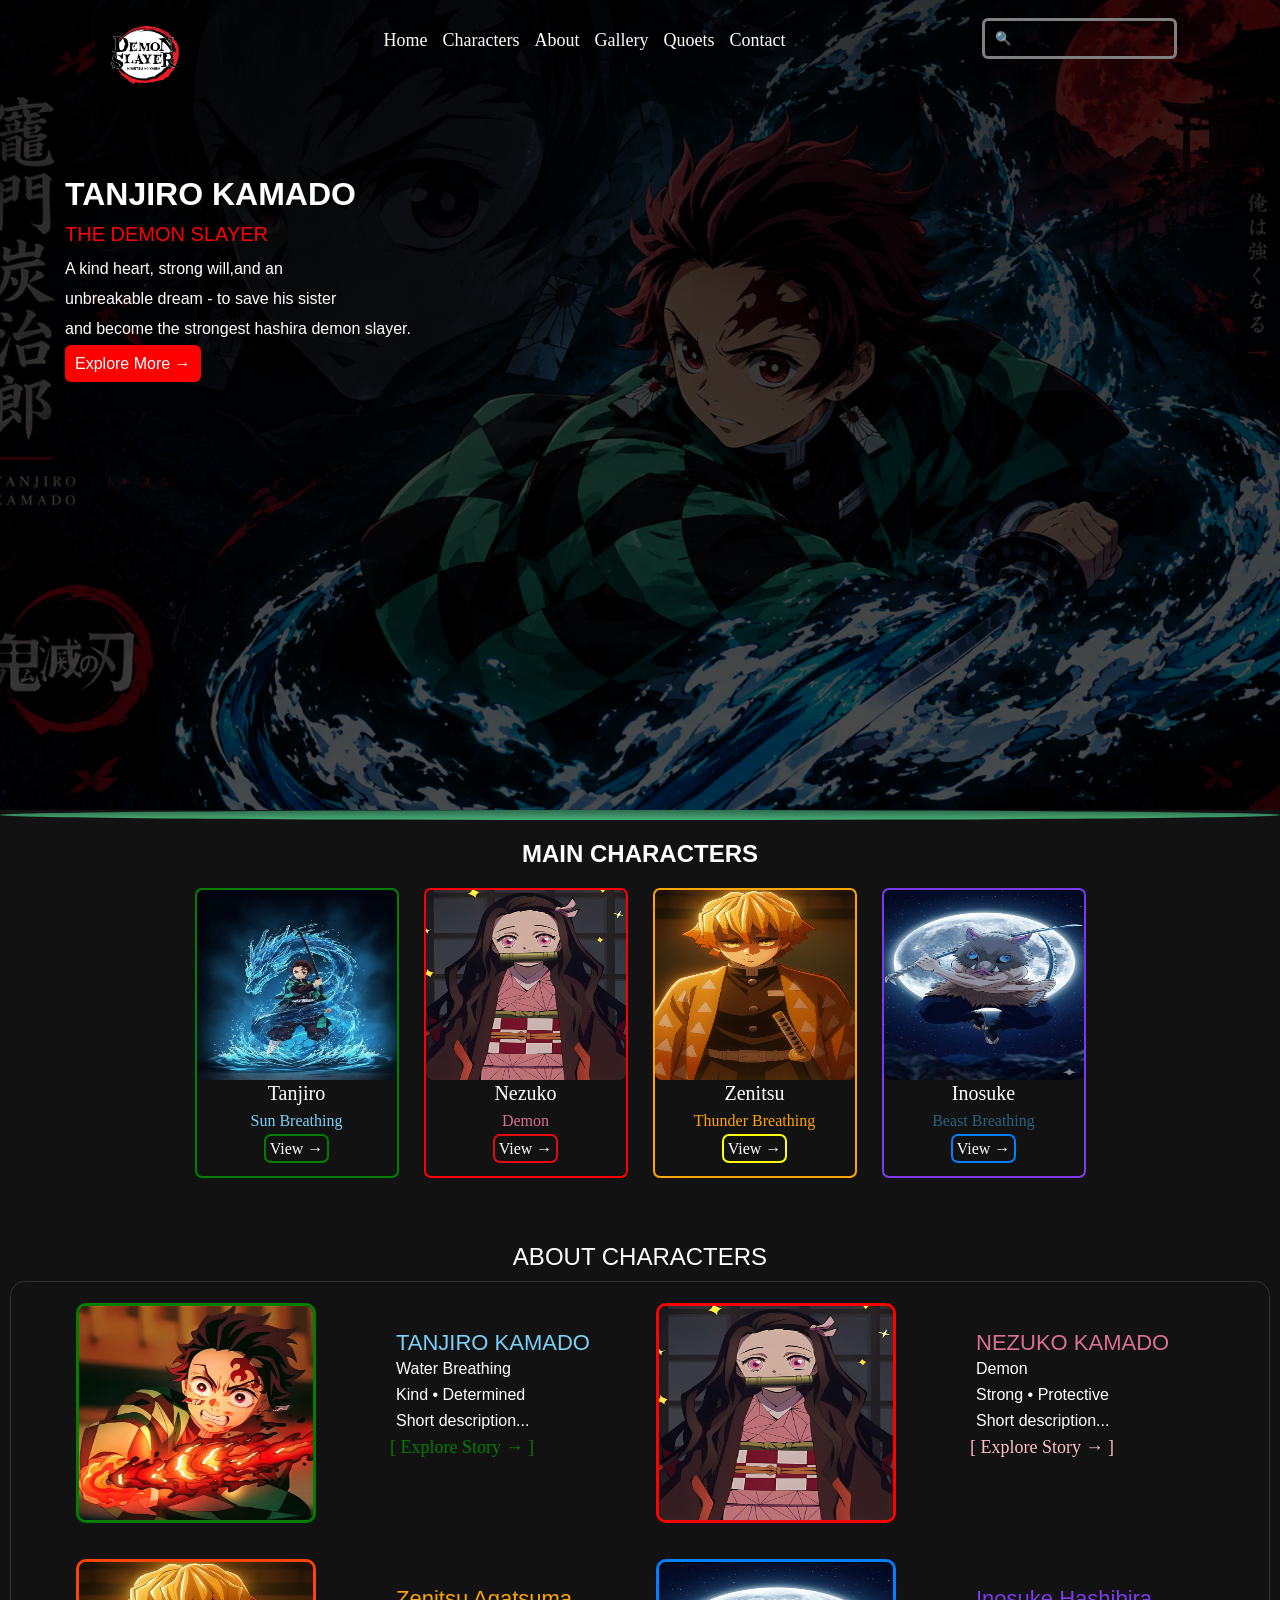
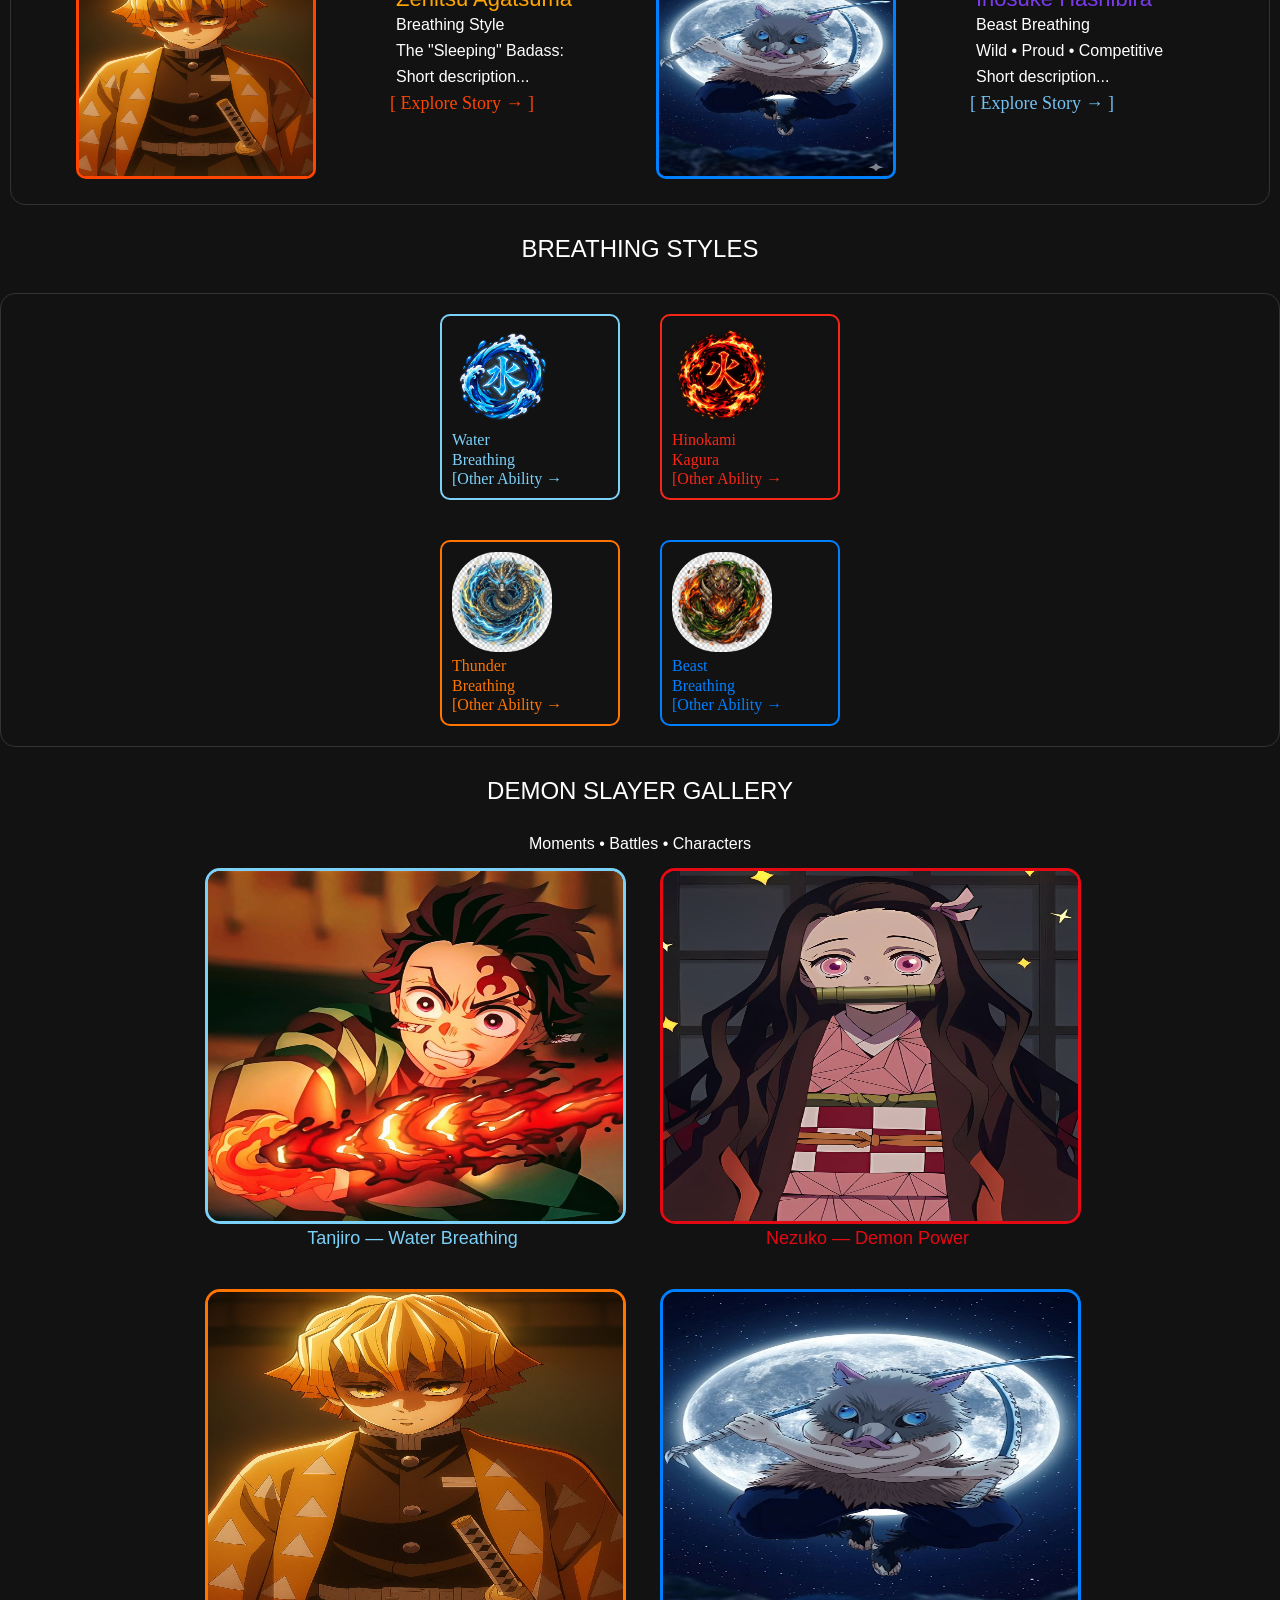
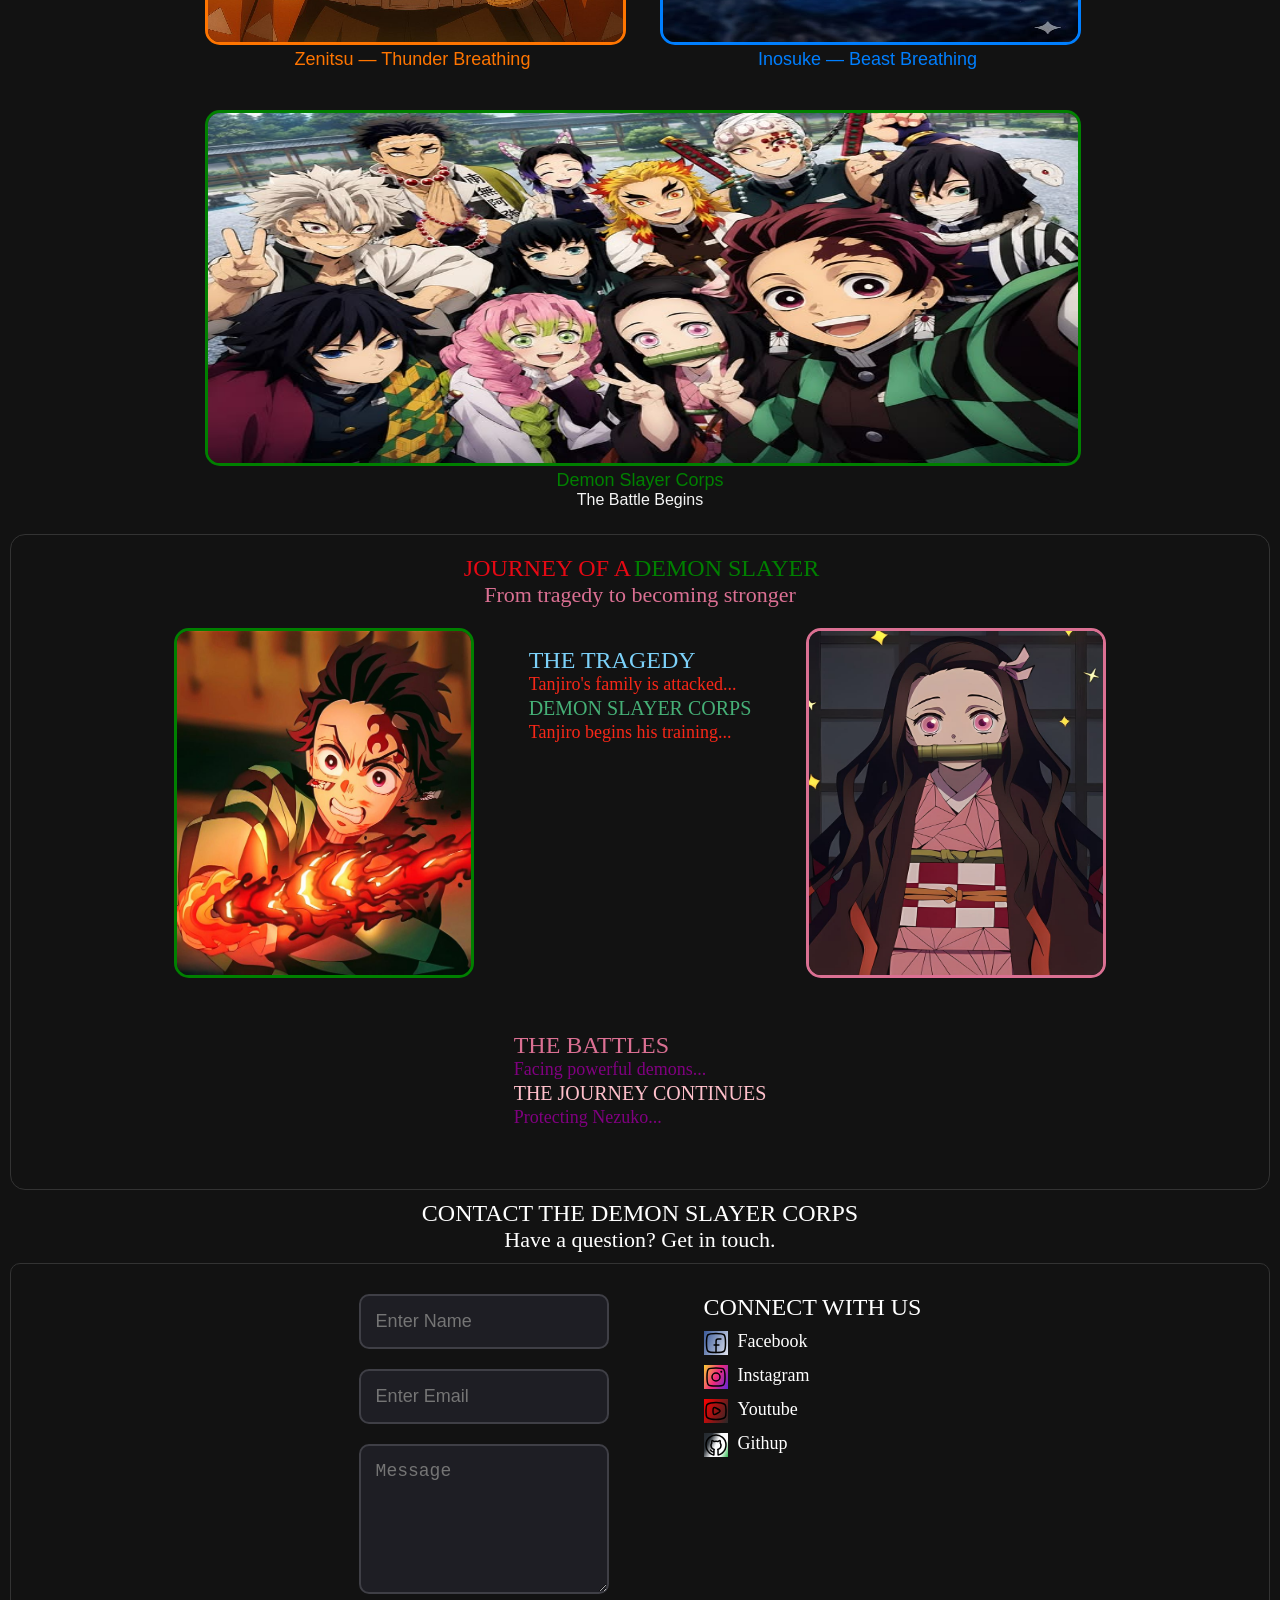
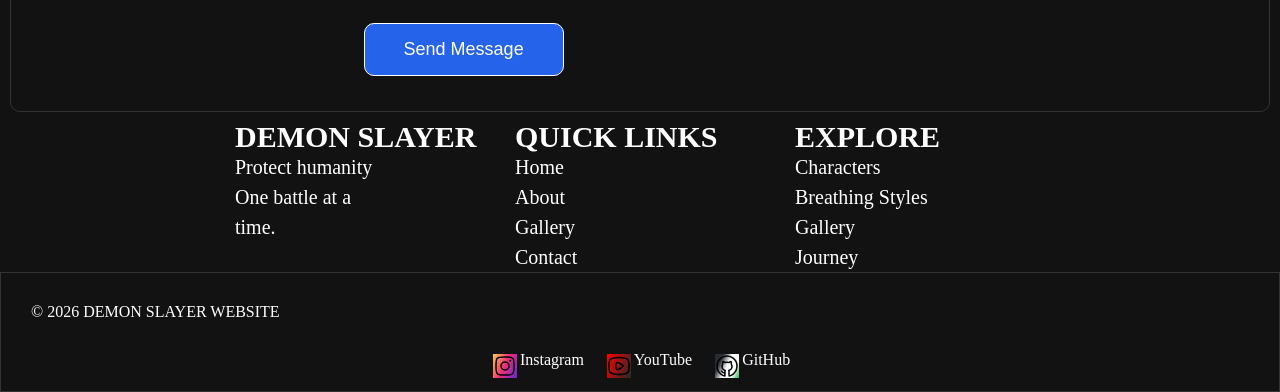
<file: index.html>
<!DOCTYPE html>
<html lang="en">

<head>
    <meta charset="UTF-8">
    <meta name="viewport" content="width=device-width, initial-scale=1.0">
    <title>TANJIRO-THE DEMON SLAYER</title>
    <link rel="stylesheet" href="style.css">
    <style>
        @import url('https://fonts.googleapis.com/css2?family=Poppins:ital,wght@0,100;0,200;0,300;0,400;0,500;0,600;0,700;0,800;0,900;1,100;1,200;1,300;1,400;1,500;1,600;1,700;1,800;1,900&display=swap');
    </style>
</head>

<body>
    <header>
        <div class="hero">
            <div class="logo">
                <img src="image3/logo.jpg" alt="logo">
            </div>
            <nav>
                <ul class="navbar">
                    <li><a href="#">Home</a></li>
                    <li><a href="#">Characters</a></li>
                    <li><a href="#">About</a></li>
                    <li><a href="#">Gallery</a></li>
                    <li><a href="#">Quoets</a></li>
                    <li><a href="#">Contact</a></li>
                </ul>
            </nav>
            <div class="search">
                <input type="search" id="site-search" name="q" placeholder="🔍" required>
            </div>

        </div>
        <div class="text-hero">
            <div class="hero-text">
                <h1>TANJIRO KAMADO</h1>
                <h3>THE DEMON SLAYER</h3>
                <p>A kind heart, strong will,and an</p>
                <p>unbreakable dream - to save his sister</p>
                <p>and become the strongest hashira demon slayer.</p>
                <a href="#">Explore More →</a>
            </div>
        </div>
    </header>
    <main>
        <section class="hero-section">
            <div class="seperation"></div>
            <h2>MAIN CHARACTERS</h2>
            <div class="hero-grid">
                <div class="cards box1">
                    <img src="image3/tanjiro.jpg" alt="tanjiro kamado">
                    <h3>Tanjiro</h3>
                    <p>Sun Breathing</p>
                    <a href="#">View →</a>
                </div>
                <div class="cards box2">
                    <img src="image3/nezuko.jpg" alt="Nezuko kamado">
                    <h3>Nezuko</h3>
                    <p>Demon</p>
                    <a href="#">View →</a>
                </div>
                <div class="cards box3">
                    <img src="image3/zenitsu.jpg" alt="zenitsu">
                    <h3>Zenitsu</h3>
                    <p>Thunder Breathing</p>
                    <a href="#">View →</a>
                </div>
                <div class="cards box4">
                    <img src="image3/inosuke.jpg" alt="inosuke">
                    <h3>Inosuke</h3>
                    <p>Beast Breathing</p>
                    <a href="#">View →</a>
                </div>
            </div>

        </section>
        <section class="about">
            <h2>ABOUT CHARACTERS</h2>
            <div class="about-section">
                <div class="about-image box1">
                    <img src="image3/kamado.jpg" alt="kamado" width="160px">
                </div>
                <div class="about-text box1">
                    <p>TANJIRO KAMADO </p>
                    <p> Water Breathing </p>
                    <p> Kind • Determined </p>
                    <p> Short description... </p>
                    <a href="#"> [ Explore Story → ] </a>
                </div>
                <div class="about-image box2">
                    <img src="image3/nezuko.jpg" alt="nezuko" width="160px">
                </div>
                <div class="about-text box2">
                    <p> NEZUKO KAMADO </p>
                    <p>Demon </p>
                    <p>Strong • Protective </p>
                    <p>Short description...</p>
                    <a href="#"> [ Explore Story → ] </a>
                </div>
                <div class="about-image box3">
                    <img src="image3/zenitsu.jpg" alt="zenitsu" width="160px">
                </div>
                <div class=" about-text box3">
                    <p>Zenitsu Agatsuma</p>
                    <p>Breathing Style</p>
                    <p>The "Sleeping" Badass:</p>
                    <p>Short description...</p>
                    <a href="#"> [ Explore Story → ] </a>
                </div>
                <div class="about-image box4">
                    <img src="image3/inosuke.jpg" alt="inosuke" width="160px">
                </div>
                <div class="about-text box4">
                    <p>Inosuke Hashibira</p>
                    <p>Beast Breathing</p>
                    <p>Wild • Proud • Competitive</p>
                    <p>Short description...</p>
                    <a href="#"> [ Explore Story → ] </a>
                </div>
            </div>
        </section>
        <section class="ability">
            <h2>BREATHING STYLES</h2>
            <div class="ability-text">
                <div class="ability-content box1">
                    <img src="image3/water.png" alt="water style" width="100px">
                    <p> Water </p>
                    <p>Breathing </p>
                    <a href="#">[Other Ability →</a>
                </div>
                <div class="ability-content box2">
                    <img src="image3/hinokam.png" alt="kagura style" width="100px">

                    <p>Hinokami </p>
                    <p>Kagura </p>
                    <a href="#">[Other Ability →</a>
                </div>
                <div class="ability-content box3">
                    <img src="image3/thunder.png" alt="thunder style" width="100px">
                    <p>Thunder </p>
                    <p>Breathing </p>
                    <a href="#">[Other Ability →</a>
                </div>
                <div class="ability-content box4">
                    <img src="image3/beast.png" alt="beast style" width="100px">
                    <p>Beast </p>
                    <p>Breathing </p>
                    <a href="#">[Other Ability →</a>
                </div>
            </div>
        </section>
        <section class="gallery">
            <h2> DEMON SLAYER GALLERY</h2>
            <p class="gallery-text"> Moments • Battles • Characters</p>
            <div class="gallery-card">
                <div class="gallery-content box1">
                    <img src="image3/kamado.jpg" alt="kamado">
                    <h3>Tanjiro — Water Breathing</h3>
                </div>
                <div class="gallery-content box2">
                    <img src="image3/nezuko.jpg" alt="Nezuko">
                    <h3>Nezuko — Demon Power</h3>
                </div>
                <div class="gallery-content box3">
                    <img src="image3/zenitsu.jpg" alt="zenitsu">
                    <h3>Zenitsu — Thunder Breathing</h3>
                </div>
                <div class="gallery-content box4">
                    <img src="image3/inosuke.jpg" alt="inosuke">
                    <h3>Inosuke — Beast Breathing</h3>
                </div>
                <div class="gallery-content box5">
                    <img src="image3/group.jpg" alt="demon slayer">
                    <h3>Demon Slayer Corps</h3>
                    <h4>The Battle Begins</h4>
                </div>
            </div>
        </section>
        <section class="journey">
            <h2><span class="first-ten">JOURNEY OF A</span>DEMON SLAYER</h2>
            <p class="journey-text">From tragedy to becoming stronger</p>
            <div class="journey-content">

                <article class="journey-box box1">
                    <img src="image3/kamado.jpg" alt="Tanjiro" width="200px">
                </article>
                <article class="journey-box box2">
                    <h3>THE TRAGEDY</h3>
                    <p>Tanjiro's family is attacked...</p>
                    <p>DEMON SLAYER CORPS</p>
                    <p>Tanjiro begins his training...</p>
                </article>
                <article class="journey-box box3">
                    <img src="image3/nezuko.jpg" alt="nezuko" width="200px">
                </article>
                <article class="journey-box box4">
                    <h3>THE BATTLES</h3>
                    <p> Facing powerful demons...</p>
                    <p>THE JOURNEY CONTINUES</p>
                    <p>Protecting Nezuko...</p>
                </article>
            </div>
        </section>
        <section class="form">
            <h3>CONTACT THE DEMON SLAYER CORPS</h3>
            <p> Have a question? Get in touch.</p>
            <div class="form-content">
                <div class="form-box box1">
                    <input id="name" type="text" name="name" placeholder="Enter Name">
                    <br>
                    <input id="email" type="email" name="email" placeholder="Enter Email">
                    <br>
                    <textarea cols="5" rows="3" placeholder="Message"></textarea>
                    <br>
                    <button type="submit">Send Message</button>
                </div>
                <div class="form-box box2">
                    <h2>CONNECT WITH US </h2>
                    <div class="facebook box1">
                        <svg xmlns="http://www.w3.org/2000/svg" viewBox="0 0 24 24" width="24" height="24"
                            color="currentColor" fill="none" stroke="currentColor" stroke-width="1.5"
                            stroke-linejoin="round">
                            <path
                                d="M2.5 12C2.5 7.52166 2.5 5.28249 3.89124 3.89124C5.28249 2.5 7.52166 2.5 12 2.5C16.4783 2.5 18.7175 2.5 20.1088 3.89124C21.5 5.28249 21.5 7.52166 21.5 12C21.5 16.4783 21.5 18.7175 20.1088 20.1088C18.7175 21.5 16.4783 21.5 12 21.5C7.52166 21.5 5.28249 21.5 3.89124 20.1088C2.5 18.7175 2.5 16.4783 2.5 12Z">
                            </path>
                            <path
                                d="M16.9265 8.02637H13.9816C12.9378 8.02637 12.0894 8.86847 12.0817 9.91229L11.9964 21.4268M10.082 14.0017H14.8847"
                                stroke-linecap="round"></path>
                        </svg>
                        <a href="https://www.facebook.com">Facebook</a>
                    </div>
                    <div class="facebook box2">
                        <svg xmlns="http://www.w3.org/2000/svg" viewBox="0 0 24 24" width="24" height="24"
                            color="currentColor" fill="none" stroke="currentColor" stroke-width="1.5"
                            stroke-linecap="round" stroke-linejoin="round">
                            <path
                                d="M3 12C3 7.75736 3 5.63604 4.31802 4.31802C5.63604 3 7.75736 3 12 3C16.2426 3 18.364 3 19.682 4.31802C21 5.63604 21 7.75736 21 12C21 16.2426 21 18.364 19.682 19.682C18.364 21 16.2426 21 12 21C7.75736 21 5.63604 21 4.31802 19.682C3 18.364 3 16.2426 3 12Z">
                            </path>
                            <path
                                d="M16 12C16 14.2091 14.2091 16 12 16C9.79086 16 8 14.2091 8 12C8 9.79086 9.79086 8 12 8C14.2091 8 16 9.79086 16 12Z">
                            </path>
                            <path
                                d="M17.3748 6.75024H17.2498M17.4998 6.75024C17.4998 6.88832 17.3878 7.00024 17.2498 7.00024C17.1117 7.00024 16.9998 6.88832 16.9998 6.75024C16.9998 6.61217 17.1117 6.50024 17.2498 6.50024C17.3878 6.50024 17.4998 6.61217 17.4998 6.75024Z">
                            </path>
                        </svg>
                        <a href="https://www.instagram.com">Instagram</a>
                    </div>
                    <div class="facebook box3">
                        <svg xmlns="http://www.w3.org/2000/svg" viewBox="0 0 24 24" width="24" height="24"
                            color="currentColor" fill="none" stroke="currentColor" stroke-width="1.5">
                            <path
                                d="M12 20.5C13.8097 20.5 15.5451 20.3212 17.1534 19.9934C19.1623 19.5839 20.1668 19.3791 21.0834 18.2006C22 17.0221 22 15.6693 22 12.9635V11.0365C22 8.33073 22 6.97787 21.0834 5.79937C20.1668 4.62088 19.1623 4.41613 17.1534 4.00662C15.5451 3.67877 13.8097 3.5 12 3.5C10.1903 3.5 8.45489 3.67877 6.84656 4.00662C4.83766 4.41613 3.83321 4.62088 2.9166 5.79937C2 6.97787 2 8.33073 2 11.0365V12.9635C2 15.6693 2 17.0221 2.9166 18.2006C3.83321 19.3791 4.83766 19.5839 6.84656 19.9934C8.45489 20.3212 10.1903 20.5 12 20.5Z">
                            </path>
                            <path
                                d="M15.9621 12.3129C15.8137 12.9187 15.0241 13.3538 13.4449 14.2241C11.7272 15.1705 10.8684 15.6438 10.1728 15.4615C9.9372 15.3997 9.7202 15.2911 9.53799 15.1438C9 14.7089 9 13.8059 9 12C9 10.1941 9 9.29112 9.53799 8.85618C9.7202 8.70886 9.9372 8.60029 10.1728 8.53854C10.8684 8.35621 11.7272 8.82945 13.4449 9.77593C15.0241 10.6462 15.8137 11.0813 15.9621 11.6871C16.0126 11.8933 16.0126 12.1067 15.9621 12.3129Z"
                                stroke-linejoin="round"></path>
                        </svg>
                        <a href="https://www.youtube.com">Youtube</a>
                    </div>
                    <div class="facebook box4">
                        <svg xmlns="http://www.w3.org/2000/svg" viewBox="0 0 24 24" width="24" height="24"
                            color="currentColor" fill="none" stroke="currentColor" stroke-width="1.5"
                            stroke-linecap="round" stroke-linejoin="round">
                            <path
                                d="M6.51734 17.1132C6.91177 17.6905 8.10883 18.9228 9.74168 19.2333M9.86428 22C8.83582 21.8306 2 19.6057 2 12.0926C2 5.06329 8.0019 2 12.0008 2C15.9996 2 22 5.06329 22 12.0926C22 19.6057 15.1642 21.8306 14.1357 22C14.1357 22 13.9267 18.5826 14.0487 17.9969C14.1706 17.4113 13.7552 16.4688 13.7552 16.4688C14.7262 16.1055 16.2043 15.5847 16.7001 14.1874C17.0848 13.1032 17.3268 11.5288 16.2508 10.0489C16.2508 10.0489 16.5318 7.65809 15.9996 7.56548C15.4675 7.47287 13.8998 8.51192 13.8998 8.51192C13.4432 8.38248 12.4243 8.13476 12.0018 8.17939C11.5792 8.13476 10.5568 8.38248 10.1002 8.51192C10.1002 8.51192 8.53249 7.47287 8.00036 7.56548C7.46823 7.65809 7.74917 10.0489 7.74917 10.0489C6.67316 11.5288 6.91516 13.1032 7.2999 14.1874C7.79575 15.5847 9.27384 16.1055 10.2448 16.4688C10.2448 16.4688 9.82944 17.4113 9.95135 17.9969C10.0733 18.5826 9.86428 22 9.86428 22Z">
                            </path>
                        </svg>
                        <a href="https://www.githup.com">Githup</a>
                    </div>
                </div>
            </div>
            </div>
        </section>
    </main>
    <footer class="bottom">
        <div class="bottom-text">
            <div class="footer-box box1">
                <h2> DEMON SLAYER </h2>
                <p>Protect humanity</p>
                <p>One battle at a</a></p>
                <p>time.</p>
            </div>
            <div class="footer-box box2">
                <h2>QUICK LINKS</h2>
                <p><a href="#">Home </a></p>
                <p><a href="#">About</a> </p>
                <p><a href="#">Gallery</a> </p>
                <p><a href="#">Contact</a> </p>
            </div>
            <div class="footer-box box3">
                <h2>EXPLORE </h2>
                <p><a href="#">Characters</a> </p>
                <p><a href="#">Breathing Styles</a></p>
                <p><a href="#">Gallery</a></p>
                <p><a href="#">Journey</a> </p>
            </div>
        </div>
        <section class="bottom-2">
            <h4>© 2026 DEMON SLAYER WEBSITE </h4>
            <div class="bottom-box">
                <div class="footer-icon box1">
                    <svg xmlns="http://www.w3.org/2000/svg" viewBox="0 0 24 24" width="24" height="24"
                        color="currentColor" fill="none" stroke="currentColor" stroke-width="1.5" stroke-linecap="round"
                        stroke-linejoin="round">
                        <path
                            d="M3 12C3 7.75736 3 5.63604 4.31802 4.31802C5.63604 3 7.75736 3 12 3C16.2426 3 18.364 3 19.682 4.31802C21 5.63604 21 7.75736 21 12C21 16.2426 21 18.364 19.682 19.682C18.364 21 16.2426 21 12 21C7.75736 21 5.63604 21 4.31802 19.682C3 18.364 3 16.2426 3 12Z">
                        </path>
                        <path
                            d="M16 12C16 14.2091 14.2091 16 12 16C9.79086 16 8 14.2091 8 12C8 9.79086 9.79086 8 12 8C14.2091 8 16 9.79086 16 12Z">
                        </path>
                        <path
                            d="M17.3748 6.75024H17.2498M17.4998 6.75024C17.4998 6.88832 17.3878 7.00024 17.2498 7.00024C17.1117 7.00024 16.9998 6.88832 16.9998 6.75024C16.9998 6.61217 17.1117 6.50024 17.2498 6.50024C17.3878 6.50024 17.4998 6.61217 17.4998 6.75024Z">
                        </path>
                    </svg>
                    <p><a href="#">Instagram</a> </p>
                </div>
                <div class="footer-icon box2">
                    <svg xmlns="http://www.w3.org/2000/svg" viewBox="0 0 24 24" width="24" height="24"
                        color="currentColor" fill="none" stroke="currentColor" stroke-width="1.5">
                        <path
                            d="M12 20.5C13.8097 20.5 15.5451 20.3212 17.1534 19.9934C19.1623 19.5839 20.1668 19.3791 21.0834 18.2006C22 17.0221 22 15.6693 22 12.9635V11.0365C22 8.33073 22 6.97787 21.0834 5.79937C20.1668 4.62088 19.1623 4.41613 17.1534 4.00662C15.5451 3.67877 13.8097 3.5 12 3.5C10.1903 3.5 8.45489 3.67877 6.84656 4.00662C4.83766 4.41613 3.83321 4.62088 2.9166 5.79937C2 6.97787 2 8.33073 2 11.0365V12.9635C2 15.6693 2 17.0221 2.9166 18.2006C3.83321 19.3791 4.83766 19.5839 6.84656 19.9934C8.45489 20.3212 10.1903 20.5 12 20.5Z">
                        </path>
                        <path
                            d="M15.9621 12.3129C15.8137 12.9187 15.0241 13.3538 13.4449 14.2241C11.7272 15.1705 10.8684 15.6438 10.1728 15.4615C9.9372 15.3997 9.7202 15.2911 9.53799 15.1438C9 14.7089 9 13.8059 9 12C9 10.1941 9 9.29112 9.53799 8.85618C9.7202 8.70886 9.9372 8.60029 10.1728 8.53854C10.8684 8.35621 11.7272 8.82945 13.4449 9.77593C15.0241 10.6462 15.8137 11.0813 15.9621 11.6871C16.0126 11.8933 16.0126 12.1067 15.9621 12.3129Z"
                            stroke-linejoin="round"></path>
                    </svg>
                    <p><a href="#">YouTube</a></p>
                </div>
                <div class="footer-icon box3">
                    <svg xmlns="http://www.w3.org/2000/svg" viewBox="0 0 24 24" width="24" height="24"
                        color="currentColor" fill="none" stroke="currentColor" stroke-width="1.5" stroke-linecap="round"
                        stroke-linejoin="round">
                        <path
                            d="M6.51734 17.1132C6.91177 17.6905 8.10883 18.9228 9.74168 19.2333M9.86428 22C8.83582 21.8306 2 19.6057 2 12.0926C2 5.06329 8.0019 2 12.0008 2C15.9996 2 22 5.06329 22 12.0926C22 19.6057 15.1642 21.8306 14.1357 22C14.1357 22 13.9267 18.5826 14.0487 17.9969C14.1706 17.4113 13.7552 16.4688 13.7552 16.4688C14.7262 16.1055 16.2043 15.5847 16.7001 14.1874C17.0848 13.1032 17.3268 11.5288 16.2508 10.0489C16.2508 10.0489 16.5318 7.65809 15.9996 7.56548C15.4675 7.47287 13.8998 8.51192 13.8998 8.51192C13.4432 8.38248 12.4243 8.13476 12.0018 8.17939C11.5792 8.13476 10.5568 8.38248 10.1002 8.51192C10.1002 8.51192 8.53249 7.47287 8.00036 7.56548C7.46823 7.65809 7.74917 10.0489 7.74917 10.0489C6.67316 11.5288 6.91516 13.1032 7.2999 14.1874C7.79575 15.5847 9.27384 16.1055 10.2448 16.4688C10.2448 16.4688 9.82944 17.4113 9.95135 17.9969C10.0733 18.5826 9.86428 22 9.86428 22Z">
                        </path>
                    </svg>
                    <p><a href="#">GitHub</a></p>
                </div>
            </div>
        </section>
    </footer>
</body>

</html>
</file>
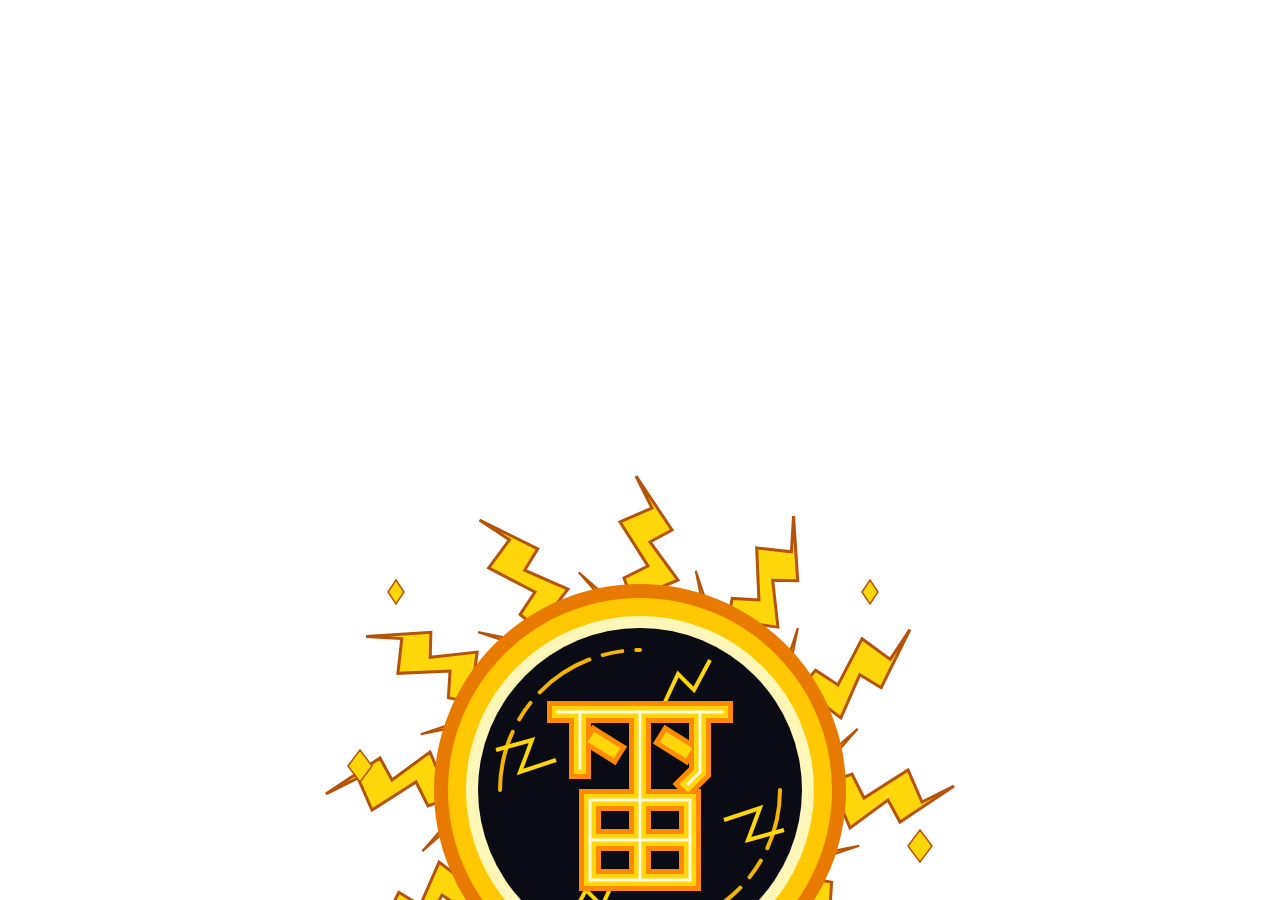
<file: image3/thunder_files/mcp_apps.html>
<!DOCTYPE html>
<!-- saved from url=(0434)https://f3a8b9b569c20c4e295b77b157ae3858.claudemcpcontent.com/mcp_apps?stable-origin=true&connect-src=https%3A%2F%2Fesm.sh+https%3A%2F%2Fcdnjs.cloudflare.com+https%3A%2F%2Fcdn.jsdelivr.net+https%3A%2F%2Funpkg.com&resource-src=https%3A%2F%2Fesm.sh+https%3A%2F%2Fcdnjs.cloudflare.com+https%3A%2F%2Fcdn.jsdelivr.net+https%3A%2F%2Funpkg.com+https%3A%2F%2Ffonts.googleapis.com+https%3A%2F%2Ffonts.gstatic.com+https%3A%2F%2Fassets.claude.ai -->
<html style="color-scheme: light;"><head><meta http-equiv="Content-Type" content="text/html; charset=UTF-8">
    
    <meta name="color-scheme" content="light dark">
    <meta name="viewport" content="initial-scale=1.0, maximum-scale=1.0, user-scalable=no">
    <title>MCP-UI Proxy</title>
    <style>
      html,
      body {
        margin: 0;
        height: 100vh;
        width: 100vw;
      }
      body {
        display: flex;
        flex-direction: column;
      }
      * {
        box-sizing: border-box;
      }
      iframe {
        background-color: transparent;
        border: 0px none transparent;
        padding: 0px;
        overflow: hidden;
        flex-grow: 1;
      }
    </style>
  </head>
  <body>
    <script>
      // Double-iframe raw HTML mode (HTML sent via postMessage)
      // SECURITY CARVE-OUT — Vitals finding dcc285ab-ab85-5c92-9d2a-ec87a6faa490
      // remains OPEN in this mode: `allow-same-origin` makes the inner
      // document same-origin with this proxy, so widget content — from ANY
      // connector that opted in, or injected/compromised content it
      // serves — can script this proxy realm. The opt-in is SELF-DECLARED:
      // `ui.domain` validation (see packages/mcp-ext-apps-host/
      // domain-validation.ts) only checks that the declared domain equals
      // the hash of the connector's own URL, so any remote connector can
      // claim it. It is kept because connectors with stable origins may
      // rely on the documented OAuth-origin registration and per-connector
      // storage, which an opaque origin breaks silently. Follow-up: gate
      // the grant, then flip or origin-split the remainder.
      const SANDBOX_VALUE = 'allow-scripts allow-same-origin allow-forms';
      // Appended to every widget document this proxy injects, in both
      // modes, so the widget can flip itself for printing on this proxy's
      // message (see printThemeReceiver.ts). Embedded as a JS string with
      // its closing tag split, so it cannot terminate this script element.
      const PRINT_RECEIVER_HTML = "\n<script>(function () {\n  var MESSAGE_TYPE = 'anthropic:print-theme';\n  var FORCE_LIGHT_ID = 'mcp-print-force-light';\n  var saved = null;\n  var flipLight = function () {\n    // A second beforeprint must not save the already-flipped values.\n    if (saved) return;\n    var root = document.documentElement;\n    saved = {\n      scheme: root.style.colorScheme,\n      mode: root.getAttribute('data-mode'),\n    };\n    root.style.colorScheme = 'light';\n    // A root-level inline style loses to a descendant's own color-scheme\n    // declaration, so force the whole tree for the snapshot (a\n    // higher-specificity !important author rule can still win). Removed\n    // on restore.\n    var force = document.createElement('style');\n    force.id = FORCE_LIGHT_ID;\n    force.textContent = ':root, * { color-scheme: light !important; }';\n    (document.head || root).appendChild(force);\n    if (saved.mode === null || saved.mode === 'light' || saved.mode === 'dark') {\n      root.setAttribute('data-mode', 'light');\n    }\n    // Any other data-mode value is the widget's own attribute with its own\n    // semantics — left alone; color-scheme is what decides the opaque paint.\n  };\n  var restore = function (theme) {\n    if (!saved) return;\n    var s = saved;\n    saved = null;\n    var root = document.documentElement;\n    var force = document.getElementById(FORCE_LIGHT_ID);\n    if (force) force.remove();\n    if (s.mode === 'light' || s.mode === 'dark') {\n      // A theme-managed widget (it carried a theme-shaped data-mode when\n      // print started) follows the host's latest theme, like the proxy\n      // document does — a theme that arrived mid-print wins over the\n      // pre-print snapshot.\n      if (theme === 'light' || theme === 'dark') {\n        root.style.colorScheme = theme;\n        root.setAttribute('data-mode', theme);\n      } else {\n        root.style.colorScheme = '';\n        root.removeAttribute('data-mode');\n      }\n    } else {\n      // Not theme-shaped: restore color-scheme, and remove data-mode only\n      // if the flip added it (it was absent at save time — a custom value\n      // was never touched).\n      root.style.colorScheme = s.scheme;\n      if (s.mode === null) root.removeAttribute('data-mode');\n    }\n  };\n  window.addEventListener('message', function (event) {\n    if (event.source !== window.parent) return;\n    var data = event.data;\n    if (!data || typeof data !== 'object' || data.type !== MESSAGE_TYPE) return;\n    if (data.phase === 'before') {\n      flipLight();\n    } else if (data.phase === 'after') {\n      restore(data.theme === 'light' || data.theme === 'dark' ? data.theme : '');\n    }\n  });\n})();<\/script>";
      const PRINT_THEME_MESSAGE_TYPE = "anthropic:print-theme";
      const createInnerElement = function() {
        const frame = document.createElement('iframe');
        frame.style = 'width:100%; height:100%; border:none;';
        frame.setAttribute('sandbox', SANDBOX_VALUE);
        return frame;
      };
      // The element mounted before any handshake is a blank placeholder so
      // the page lays out identically to the pre-injection state.
      let inner = createInnerElement();
      document.body.appendChild(inner);

      // What event.origin reads for messages sent BY the inner document:
      // its real origin under the stable-origin carve-out, or the literal
      // string 'null' (the serialization of an opaque origin) when
      // isolated. NOTE the asymmetry: under the carve-out this pin
      // excludes a document the widget navigated its frame to on another
      // origin (a same-origin one still passes: frame-src allows 'self');
      // in isolated mode the sandbox imposes an opaque origin on navigated
      // documents too, so they ALSO serialize as 'null' and this pin adds
      // nothing beyond the event.source identity check — defense-in-depth.
      const INNER_ORIGIN = location.origin;

      // Same-origin inner: document.write() runs widget scripts
      // synchronously, so direct delivery cannot race the widget's
      // listener registration, and the real origin can be pinned.
      const sendToInner = function(data) {
        if (inner && inner.contentWindow) {
          inner.contentWindow.postMessage(data, location.origin);
        }
      };
      // No-ops: same-origin delivery is direct and the origin pin bounds
      // cross-origin navigation; the shared relay code below needs both.
      const markInnerReady = function() {};
      const channelDead = false;
      const injectInnerHtml = function(html, allowValue) {
        // Pre-existing carve-out behavior, kept byte-compatible: a falsy
        // allowValue leaves any previous injection's attribute in place.
        if (allowValue) {
          inner.setAttribute('allow', allowValue);
        }
        const doc = inner.contentDocument;
        doc.open();
        doc.write(html + PRINT_RECEIVER_HTML);
        doc.close();
      };


      let parentOrigin = '*';

      const ALLOWED_ORIGIN_PATTERNS = ["https://claude.ai","https://preview.claude.ai","app://localhost"];

      const isAllowedOrigin = function(origin) {
        try {
          const url = new URL(origin);
          const originHost = url.host;
          const originScheme = url.protocol.replace(':', '');
          return ALLOWED_ORIGIN_PATTERNS.some(pattern => {
            const [patternScheme, patternHost] = pattern.split('://');
            if (originScheme !== patternScheme) return false;
            if (patternHost === 'localhost:*') {
              return originHost.startsWith('localhost:') || originHost === 'localhost';
            }
            if (patternHost === '127.0.0.1:*') {
              return originHost.startsWith('127.0.0.1:') || originHost === '127.0.0.1';
            }
            if (patternHost.startsWith('*.')) {
              const baseDomain = patternHost.slice(2);
              return originHost === baseDomain || originHost.endsWith('.' + baseDomain);
            }
            return originHost === patternHost;
          });
        } catch {
          return false;
        }
      };

      // Build Permission Policy allow attribute from permissions object.
      // Maps McpUiResourcePermissions keys to Permission Policy feature names.
      // Uses '*' suffix for cross-origin permission delegation.
      //
      // NOTE: This is duplicated from packages/mcp-ext-apps-host/app-host-utils.ts
      // because this runs as inline JS in the browser. Keep both in sync!
      const buildAllowAttribute = function(permissions) {
        if (!permissions || typeof permissions !== 'object') return '';
        const mapping = {
          camera: 'camera',
          microphone: 'microphone',
          geolocation: 'geolocation',
          clipboardWrite: 'clipboard-write',
        };
        const features = Object.keys(permissions)
          .filter(key => mapping[key] && permissions[key] != null)
          .map(key => mapping[key] + ' *');
        return features.join('; ');
      };

      // IncrementalJsonParser for healing streamed tool-input deltas.
      // When the host sends raw JSON text deltas (tool-input-delta), the sandbox
      // feeds them through this parser and forwards the healed result to the view
      // as a standard tool-input-partial notification.
      // Source: packages/utils/incrementalJsonParser.ts (build-time generated, see scripts/build-inline-parser.ts)
      var T=Object.defineProperty;var m=(h,e,i)=>e in h?T(h,e,{enumerable:!0,configurable:!0,writable:!0,value:i}):h[e]=i;var r=(h,e,i)=>m(h,typeof e!="symbol"?e+"":e,i);var E=(a=>(a[a.NONE=0]="NONE",a[a.STRING=1]="STRING",a[a.STRING_ESCAPE=2]="STRING_ESCAPE",a[a.STRING_UNICODE=3]="STRING_UNICODE",a[a.NUMBER=4]="NUMBER",a[a.LITERAL=5]="LITERAL",a))(E||{}),c=(t=>(t[t.SIGN=0]="SIGN",t[t.INT_ZERO=1]="INT_ZERO",t[t.INT_DIGIT=2]="INT_DIGIT",t[t.FRAC_DOT=3]="FRAC_DOT",t[t.FRAC_DIGIT=4]="FRAC_DIGIT",t[t.EXP_E=5]="EXP_E",t[t.EXP_SIGN=6]="EXP_SIGN",t[t.EXP_DIGIT=7]="EXP_DIGIT",t))(c||{}),P=(t=>(t[t.OBJ_EMPTY=0]="OBJ_EMPTY",t[t.OBJ_VALUE=1]="OBJ_VALUE",t[t.OBJ_AFTER_KEY=2]="OBJ_AFTER_KEY",t[t.OBJ_AFTER_VALUE=3]="OBJ_AFTER_VALUE",t[t.OBJ_AFTER_COMMA=4]="OBJ_AFTER_COMMA",t[t.ARR_EMPTY=10]="ARR_EMPTY",t[t.ARR_AFTER_VALUE=11]="ARR_AFTER_VALUE",t[t.ARR_AFTER_COMMA=12]="ARR_AFTER_COMMA",t))(P||{});function _(h){return h<10}class IncrementalJsonParser{constructor(e){r(this,"raw","");r(this,"rawLength",0);r(this,"stack",[]);r(this,"tokenType",0);r(this,"numPhase",0);r(this,"literalTarget","");r(this,"literalIndex",0);r(this,"unicodeRemaining",0);r(this,"escapeStartPos",0);r(this,"numberStartPos",0);r(this,"trailingCommaIndex",-1);r(this,"currentPos",0);r(this,"complete",!1);r(this,"healedCache",null);r(this,"onUpdateCb");r(this,"onCompleteCb");this.onUpdateCb=e?.onUpdate??null,this.onCompleteCb=e?.onComplete??null}get onUpdate(){return this.onUpdateCb}set onUpdate(e){this.onUpdateCb=e}get onComplete(){return this.onCompleteCb}set onComplete(e){this.onCompleteCb=e}write(e){if(this.complete||e.length===0)return;const i=this.rawLength;let s=e.length;for(let a=0;a<e.length;a++){if(this.complete){s=a;break}const n=e[a],t=i+a;switch(this.currentPos=t,this.tokenType){case 1:this.processStringChar(n);break;case 2:this.processStringEscapeChar(n);break;case 3:this.processStringUnicodeChar(n);break;case 4:this.processNumberChar(n)||(this.endNumber(),a--);break;case 5:this.processLiteralChar(n)||(this.endLiteral(),a--);break;case 0:this.processStructuralChar(n,t);break}}s===e.length?this.raw+=e:s>0&&(this.raw+=e.substring(0,s)),this.rawLength+=s;const l=this.healedCache;this.healedCache=null;const u=this.getHealed();u!==l&&this.onUpdateCb&&this.onUpdateCb(u),this.complete&&this.onCompleteCb&&this.onCompleteCb(this.raw)}getHealed(){if(this.healedCache!==null)return this.healedCache;if(this.complete)return this.healedCache=this.raw,this.raw;if(this.rawLength===0)return this.healedCache="","";const e=this.stack.length>0?this.stack[this.stack.length-1]:null,i=e&&(e.phase===0||e.phase===4),s=e&&(i&&this.tokenType!==0||this.tokenType===0&&(e.phase===2||e.phase===1)),l=this.tokenType===4&&!this.isTerminalNumberPhase()&&!s,u=l?this.numberStartPos+this.validNumberPrefixLength():-1,a=l&&u<=this.numberStartPos,n=(this.tokenType===2||this.tokenType===3)&&!s;let t;s?t=this.raw.substring(0,e.lastEntryEnd):a?t=e?this.raw.substring(0,e.lastEntryEnd):"":l?t=this.raw.substring(0,u):n?t=this.raw.substring(0,this.escapeStartPos):this.trailingCommaIndex>=0&&this.tokenType===0?t=this.raw.substring(0,this.trailingCommaIndex):t=this.raw;let o="";if(n)o+='"';else if(!s&&!a&&!l)switch(this.tokenType){case 1:o+='"';break;case 2:case 3:break;case 4:o+=this.healNumberSuffix();break;case 5:o+=this.literalTarget.substring(this.literalIndex);break;case 0:break}for(let p=this.stack.length-1;p>=0;p--)o+=_(this.stack[p].phase)?"}":"]";return this.healedCache=t+o,this.healedCache}getRaw(){return this.raw}get isComplete(){return this.complete}get depth(){return this.stack.length}end(){this.complete||(this.stack.length===0&&(this.tokenType===4?this.endNumber():this.tokenType===5&&this.endLiteral()),this.complete&&this.onCompleteCb&&this.onCompleteCb(this.raw))}reset(){this.raw="",this.rawLength=0,this.stack.length=0,this.tokenType=0,this.numPhase=0,this.literalTarget="",this.literalIndex=0,this.unicodeRemaining=0,this.escapeStartPos=0,this.numberStartPos=0,this.trailingCommaIndex=-1,this.currentPos=0,this.complete=!1,this.healedCache=null}processStringChar(e){e==='"'?(this.tokenType=0,this.stringCompleted()):e==="\\"&&(this.tokenType=2,this.escapeStartPos=this.currentPos)}processStringEscapeChar(e){e==="u"?(this.tokenType=3,this.unicodeRemaining=4):this.tokenType=1}processStringUnicodeChar(e){this.unicodeRemaining--,this.unicodeRemaining===0&&(this.tokenType=1)}stringCompleted(){if(this.stack.length===0){this.complete=!0;return}const e=this.stack[this.stack.length-1];switch(e.phase){case 0:case 4:e.phase=2;break;case 1:e.phase=3,e.lastEntryEnd=this.currentPos+1;break;case 10:case 12:e.phase=11,e.lastEntryEnd=this.currentPos+1;break}}processNumberChar(e){switch(this.numPhase){case 0:return e==="0"?(this.numPhase=1,!0):e>="1"&&e<="9"?(this.numPhase=2,!0):!1;case 1:return e==="."?(this.numPhase=3,!0):e==="e"||e==="E"?(this.numPhase=5,!0):!1;case 2:return e>="0"&&e<="9"?!0:e==="."?(this.numPhase=3,!0):e==="e"||e==="E"?(this.numPhase=5,!0):!1;case 3:return e>="0"&&e<="9"?(this.numPhase=4,!0):!1;case 4:return e>="0"&&e<="9"?!0:e==="e"||e==="E"?(this.numPhase=5,!0):!1;case 5:return e==="+"||e==="-"?(this.numPhase=6,!0):e>="0"&&e<="9"?(this.numPhase=7,!0):!1;case 6:return e>="0"&&e<="9"?(this.numPhase=7,!0):!1;case 7:return e>="0"&&e<="9"}}endNumber(){this.tokenType=0,(this.numPhase===1||this.numPhase===2||this.numPhase===4||this.numPhase===7)&&this.valueCompleted(this.currentPos)}isTerminalNumberPhase(){return this.numPhase===1||this.numPhase===2||this.numPhase===4||this.numPhase===7}healNumberSuffix(){return""}validNumberPrefixLength(){const e=this.rawLength-this.numberStartPos;switch(this.numPhase){case 0:return 0;case 3:return e-1;case 5:return e-1;case 6:return e-2;default:return e}}processLiteralChar(e){return e===this.literalTarget[this.literalIndex]?(this.literalIndex++,this.literalIndex===this.literalTarget.length&&this.endLiteral(),!0):!1}endLiteral(){this.tokenType=0,this.literalIndex===this.literalTarget.length&&this.valueCompleted(this.currentPos+1)}processStructuralChar(e,i){if(!(e===" "||e==="	"||e===`
`||e==="\r"))switch(e){case"{":this.clearTrailingComma(),this.stack.push({phase:0,lastEntryEnd:i+1});break;case"[":this.clearTrailingComma(),this.stack.push({phase:10,lastEntryEnd:i+1});break;case"}":{const s=this.topFrame();s&&(s.phase===0||s.phase===3)&&(this.stack.pop(),this.valueCompleted(i+1));break}case"]":{const s=this.topFrame();s&&(s.phase===10||s.phase===11)&&(this.stack.pop(),this.valueCompleted(i+1));break}case":":{const s=this.topFrame();s&&s.phase===2&&(s.phase=1);break}case",":{const s=this.topFrame();s&&(s.phase===3?s.phase=4:s.phase===11&&(s.phase=12),this.trailingCommaIndex=i);break}case'"':this.clearTrailingComma(),this.tokenType=1;break;default:if(e==="-"||e>="0"&&e<="9"){this.clearTrailingComma(),this.tokenType=4,this.numberStartPos=i,e==="-"?this.numPhase=0:e==="0"?this.numPhase=1:this.numPhase=2;break}e==="t"?(this.clearTrailingComma(),this.tokenType=5,this.literalTarget="true",this.literalIndex=1):e==="f"?(this.clearTrailingComma(),this.tokenType=5,this.literalTarget="false",this.literalIndex=1):e==="n"&&(this.clearTrailingComma(),this.tokenType=5,this.literalTarget="null",this.literalIndex=1);break}}topFrame(){return this.stack.length>0?this.stack[this.stack.length-1]:null}clearTrailingComma(){this.trailingCommaIndex>=0&&(this.trailingCommaIndex=-1)}valueCompleted(e){if(this.stack.length===0){this.complete=!0;return}const i=this.stack[this.stack.length-1];switch(i.phase){case 1:i.phase=3,i.lastEntryEnd=e;break;case 10:case 12:i.phase=11,i.lastEntryEnd=e;break}}}

      const jsonParser = new IncrementalJsonParser();

      // Keep this document's color-scheme pinned to the host app's theme.
      // The meta tag above resolves against the OS, and an iframe whose
      // resolved scheme differs from its embedder's is painted opaque —
      // a black/white box over the module when the OS and app themes
      // disagree. Theme rides in messages this proxy already relays: the
      // initialize response (result.hostContext) and
      // ui/notifications/host-context-changed (params is a hostContext
      // diff — absent theme means unchanged).
      const applyHostTheme = function(theme) {
        let value;
        if (theme === 'light' || theme === 'dark') {
          value = theme;
        } else if (theme !== null && theme !== undefined) {
          // Unknown value — fall back to the meta tag (OS preference).
          value = '';
        } else {
          return;
        }
        if (printSaved) {
          // Mid-print: the snapshot stays light; restore to the new theme.
          printSaved.outerScheme = value;
          return;
        }
        document.documentElement.style.colorScheme = value;
      };

      // Print in the light palette, like the host page: claude.ai sweeps
      // its own DOM light on beforeprint but can't reach this cross-origin
      // document, and a scheme mismatch prints the module as an opaque box.
      // The inner widget frame has to flip too, and this proxy can no
      // longer reach its document (opaque origin by default; see the
      // sandbox comment above), so the flip is delegated to the receiver
      // this proxy appends to every injected widget (PRINT_RECEIVER_HTML,
      // see printThemeReceiver.ts) via a sidecar message on the same
      // proxy-to-widget channel that carries host traffic. The proxy stays
      // the single owner of the subtree's print state: the widget never
      // flips or restores on its own, only on these messages, so this
      // works the same whether or not the browser also delivers
      // beforeprint into nested frames. The message is posted first, before
      // this document's own flip, because postMessage delivery is
      // asynchronous: the widget applies it in its next task, which in
      // practice precedes the print snapshot (both the preview and the
      // print rendering run in later tasks) but is not a synchronous
      // guarantee the way the old same-origin reach-in was. In isolated
      // mode the message rides the buffered channel, so it queues behind a
      // widget that has not finished loading and is dropped for a document
      // the widget navigated to, like any other host traffic.
      let printSaved = null;
      window.addEventListener('beforeprint', function() {
        if (printSaved) return; // a second beforeprint must not save the pinned values
        sendToInner({ type: PRINT_THEME_MESSAGE_TYPE, phase: 'before' });
        const outer = document.documentElement;
        printSaved = { outerScheme: outer.style.colorScheme };
        outer.style.colorScheme = 'light';
      });
      window.addEventListener('afterprint', function() {
        if (!printSaved) return;
        const saved = printSaved;
        printSaved = null;
        // outerScheme tracks the latest theme (applyHostTheme updates it
        // mid-print), so restoring it never reinstates a stale theme; the
        // widget receives the same value so a theme-managed widget lands on
        // the same theme as this document.
        sendToInner({ type: PRINT_THEME_MESSAGE_TYPE, phase: 'after', theme: saved.outerScheme });
        document.documentElement.style.colorScheme = saved.outerScheme;
      });

      const sniffHostTheme = function(data) {
        if (!data) return;
        if (data.result && data.result.hostContext) {
          applyHostTheme(data.result.hostContext.theme);
        } else if (data.method === 'ui/notifications/host-context-changed' && data.params) {
          applyHostTheme(data.params.theme);
        }
      };

      // Handle messages from the parent (web: claude.ai via postMessage, mobile: native app via mcpAppBridgeReceive).
      // onHandshake is called once during sandbox-resource-ready to lock in the parent origin (web only).
      const handleParentMessage = function(data, onHandshake) {
        sniffHostTheme(data);
        if (data && data.method === 'ui/notifications/sandbox-resource-ready') {
          const {html, permissions} = data.params;
          if (typeof html === 'string') {
            if (onHandshake) onHandshake();
            // The Permission Policy 'allow' value is applied by
            // injectInnerHtml: in isolated mode the element is recreated
            // per injection, so the attribute must land on the new element
            // before its navigation starts.
            injectInnerHtml(html, buildAllowAttribute(permissions));
          }
        } else if (data && data.method === 'ui/notifications/tool-input-delta') {
          // Host sends raw JSON text deltas — heal and forward as tool-input-partial.
          // The view never sees tool-input-delta; it sees the specced tool-input-partial.
          const delta = data.params && data.params.delta;
          if (typeof delta === 'string' && delta.length > 0) {
            jsonParser.write(delta);
            const healed = jsonParser.getHealed();
            let args;
            try {
              args = JSON.parse(healed);
            } catch {
              console.error('[mcp_apps] healed tool-input-delta did not parse');
              return;
            }
            if (typeof args !== 'object' || args === null) {
              console.error('[mcp_apps] healed tool-input-delta was not an object');
              return;
            }
            sendToInner({
              jsonrpc: '2.0',
              method: 'ui/notifications/tool-input-partial',
              params: { arguments: args },
            });
          }
        } else {
          if (data && data.method === 'ui/notifications/tool-input') {
            jsonParser.reset();
          }
          sendToInner(data);
        }
      };

      // Wait for HTML content from parent
      window.addEventListener('message', async (event) => {
        if (event.source === window.parent && isAllowedOrigin(event.origin)) {
          handleParentMessage(event.data, function() { parentOrigin = event.origin; });
        } else if (!channelDead && event.source === inner.contentWindow && event.origin === INNER_ORIGIN) {
          // A message from the widget proves its scripts are running —
          // flush trigger 1 of 3 for buffered host-to-widget delivery.
          markInnerReady();
          // Relay messages from inner to parent. The source pin is the
          // strong check; what the INNER_ORIGIN pin adds is mode-dependent
          // — see the note at its definition above (cross-origin navigation
          // guard under the carve-out, defense-in-depth in isolated mode).
          window.parent.postMessage(event.data, parentOrigin);
        }
      });

      // Notify parent that proxy is ready to receive HTML (distinct event)
      window.parent.postMessage({
        jsonrpc: "2.0",
        method: 'ui/notifications/sandbox-proxy-ready',
        params: {}
      }, '*');

    </script><iframe sandbox="allow-scripts allow-same-origin allow-forms" allow="clipboard-write *" style="width: 100%; height: 100%; border-width: medium; border-style: none; border-color: currentcolor; border-image: none;" src="./saved_resource.html"></iframe>
  
<span id="PING_CONTENT_PUSH_NOTIFICATION" style="display: none;"></span></body></html>
</file>
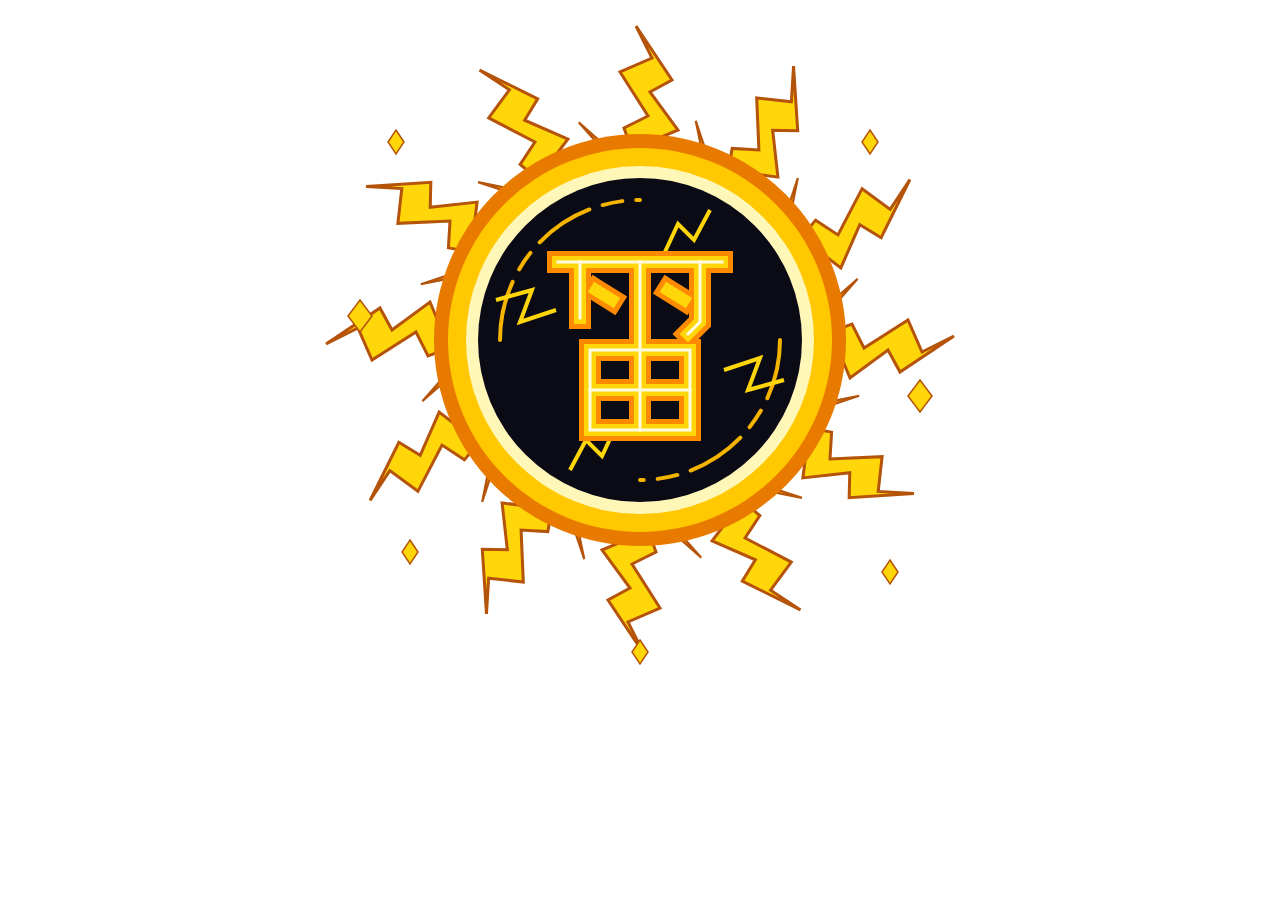
<file: image3/thunder_files/saved_resource.html>
<!DOCTYPE html>
<!-- saved from url=(0434)https://f3a8b9b569c20c4e295b77b157ae3858.claudemcpcontent.com/mcp_apps?stable-origin=true&connect-src=https%3A%2F%2Fesm.sh+https%3A%2F%2Fcdnjs.cloudflare.com+https%3A%2F%2Fcdn.jsdelivr.net+https%3A%2F%2Funpkg.com&resource-src=https%3A%2F%2Fesm.sh+https%3A%2F%2Fcdnjs.cloudflare.com+https%3A%2F%2Fcdn.jsdelivr.net+https%3A%2F%2Funpkg.com+https%3A%2F%2Ffonts.googleapis.com+https%3A%2F%2Ffonts.gstatic.com+https%3A%2F%2Fassets.claude.ai -->
<html lang="en" data-mode="light" style="color-scheme: light;"><head><meta http-equiv="Content-Type" content="text/html; charset=UTF-8">
  
  <meta name="viewport" content="width=device-width, initial-scale=1.0">
  <title>Visualize Widget</title>
  <style id="mcp-host-fonts">
@font-face {
  font-family: "anthropic-sans";
  src: url("https://assets.claude.ai/Fonts/AnthropicSans-Text-Regular-Static.otf") format("opentype");
  font-weight: 400;
  font-style: normal;
  font-display: swap;
}
@font-face {
  font-family: "anthropic-sans";
  src: url("https://assets.claude.ai/Fonts/AnthropicSans-Text-RegularItalic-Static.otf") format("opentype");
  font-weight: 400;
  font-style: italic;
  font-display: swap;
}
@font-face {
  font-family: "anthropic-sans";
  src: url("https://assets.claude.ai/Fonts/AnthropicSans-Text-Medium-Static.otf") format("opentype");
  font-weight: 500;
  font-style: normal;
  font-display: swap;
}
@font-face {
  font-family: "anthropic-sans";
  src: url("https://assets.claude.ai/Fonts/AnthropicSans-Text-MediumItalic-Static.otf") format("opentype");
  font-weight: 500;
  font-style: italic;
  font-display: swap;
}
@font-face {
  font-family: "anthropic-sans";
  src: url("https://assets.claude.ai/Fonts/AnthropicSans-Text-Semibold-Static.otf") format("opentype");
  font-weight: 600;
  font-style: normal;
  font-display: swap;
}
@font-face {
  font-family: "anthropic-sans";
  src: url("https://assets.claude.ai/Fonts/AnthropicSans-Text-SemiboldItalic-Static.otf") format("opentype");
  font-weight: 600;
  font-style: italic;
  font-display: swap;
}
@font-face {
  font-family: "anthropic-sans";
  src: url("https://assets.claude.ai/Fonts/AnthropicSans-Text-Bold-Static.otf") format("opentype");
  font-weight: 700;
  font-style: normal;
  font-display: swap;
}
@font-face {
  font-family: "anthropic-sans";
  src: url("https://assets.claude.ai/Fonts/AnthropicSans-Text-BoldItalic-Static.otf") format("opentype");
  font-weight: 700;
  font-style: italic;
  font-display: swap;
}
</style>
  <style>:root{--font-anthropic-sans:"anthropic-sans", ui-sans-serif, -apple-system, BlinkMacSystemFont, "Segoe UI", sans-serif;--font-anthropic-serif:"anthropic-serif", ui-serif, Georgia, "Times New Roman", serif}/* The --font-anthropic-* override vars the CDS font tokens resolve are
   NOT declared here: build-widgets.ts generates them into this style
   tag from @ant/typography's canonical family names
   (fonts/AnthropicFonts/families.ts), and asserts the @font-face names
   below match — so this file can't silently drift from the names the
   rest of the suite registers. This document can't consume the central
   @font-face sheets themselves (package-relative url()s; these faces
   are CDN statics, and the sans faces arrive via #mcp-host-fonts at
   runtime), so it centralizes the NAMES instead. */

@font-face {
  font-family: "anthropic-serif";
  src: url("https://assets.claude.ai/Fonts/AnthropicSerif-Text-Regular-Static.otf")
    format("opentype");
  font-weight: 400;
  font-style: normal;
  font-display: swap;
}
@font-face {
  font-family: "anthropic-serif";
  src: url("https://assets.claude.ai/Fonts/AnthropicSerif-Text-RegularItalic-Static.otf")
    format("opentype");
  font-weight: 400;
  font-style: italic;
  font-display: swap;
}
@font-face {
  font-family: "anthropic-serif";
  src: url("https://assets.claude.ai/Fonts/AnthropicSerif-Text-Medium-Static.otf")
    format("opentype");
  font-weight: 500;
  font-style: normal;
  font-display: swap;
}
@font-face {
  font-family: "anthropic-serif";
  src: url("https://assets.claude.ai/Fonts/AnthropicSerif-Text-MediumItalic-Static.otf")
    format("opentype");
  font-weight: 500;
  font-style: italic;
  font-display: swap;
}
@font-face {
  font-family: "anthropic-serif";
  src: url("https://assets.claude.ai/Fonts/AnthropicSerif-Text-Semibold-Static.otf")
    format("opentype");
  font-weight: 600;
  font-style: normal;
  font-display: swap;
}
@font-face {
  font-family: "anthropic-serif";
  src: url("https://assets.claude.ai/Fonts/AnthropicSerif-Text-SemiboldItalic-Static.otf")
    format("opentype");
  font-weight: 600;
  font-style: italic;
  font-display: swap;
}
@font-face {
  font-family: "anthropic-serif";
  src: url("https://assets.claude.ai/Fonts/AnthropicSerif-Text-Bold-Static.otf")
    format("opentype");
  font-weight: 700;
  font-style: normal;
  font-display: swap;
}
@font-face {
  font-family: "anthropic-serif";
  src: url("https://assets.claude.ai/Fonts/AnthropicSerif-Text-BoldItalic-Static.otf")
    format("opentype");
  font-weight: 700;
  font-style: italic;
  font-display: swap;
}</style>
  <style>/**
 * GENERATED — do not edit. Run `yarn workspace @ant/cds gen:tokens`.
 *
 * Framework-agnostic CDS token export: unprefixed `--*` custom
 * properties under `:root`, light by default, dark under
 * `[data-mode="dark"]` and under `@media (prefers-color-scheme: dark)`
 * unless the root element says `data-mode="light"`. No `.cds-root`
 * scoping, density steps, or component-private tokens.
 *
 * `data-mode` on any element below the root makes its subtree an island
 * in that mode (nearest one wins, any depth). That is why the tokens whose
 * value depends on the mode — var() aliases such as `--page-bg` included —
 * sit in a rule of their own whose selector list is `:root` AND the three
 * island selectors: declared once, they re-resolve on every island as on
 * the root (do not fold that rule back into `:root`: an alias declared
 * only on the root is inherited into an island already resolved). The
 * platform-dependent tokens share a rule with `[data-platform="web"|
 * "desktop"]` the same way. All rules are (0,1,0), later wins: a host that
 * overrides a token on `:root` and wants it inside islands too writes
 * `:root, [data-mode] { … }` after this sheet. An island (never the root,
 * whose scheme stays the host's) also gets the `color-scheme` its mode
 * names, so native controls and `light-dark()` follow the palette there;
 * those three rules are (0,2,0) for their `:not(:root)`.
 *
 * Source: `packages/cds/tokens/`. For the full React/Tailwind build
 * (scoped under `.cds-root`), see `tokens.css`.
 *
 * `--font-mono` carries an EMPTY var() fallback (`var(--font-mono-
 * override,)` — spec-legal, css-variables-1 §2.3): if you set
 * `--font-mono-override`, the value MUST be a comma-terminated family
 * list (e.g. `"Georgia",`) — without the trailing comma it fuses with
 * the stack's first family into an invalid name and font-family
 * silently breaks.
 */

:root {
  --radius: calc(0.5rem * var(--cds-rem-scale, 1));
  --radius-composer: calc(0.875rem * var(--cds-rem-scale, 1));
  --h-control: calc(2rem * var(--cds-rem-scale, 1));
  --h-control-nested: calc(1.375rem * var(--cds-rem-scale, 1));
  --icon: calc(1.25rem * var(--cds-rem-scale, 1));
  --pad-xs: calc(0.375rem * var(--cds-rem-scale, 1));
  --pad-sm: calc(0.5rem * var(--cds-rem-scale, 1));
  --pad-md: calc(0.75rem * var(--cds-rem-scale, 1));
  --pad-lg: calc(1rem * var(--cds-rem-scale, 1));
  --pad-xl: calc(1.5rem * var(--cds-rem-scale, 1));
  --gap-xs: calc(0.5rem * var(--cds-rem-scale, 1));
  --gap-sm: calc(0.75rem * var(--cds-rem-scale, 1));
  --gap-md: calc(1rem * var(--cds-rem-scale, 1));
  --gap-lg: calc(1.75rem * var(--cds-rem-scale, 1));
  --gap-xl: calc(2.5rem * var(--cds-rem-scale, 1));
  --outset-x: 0px;
  --outset-y: 0px;
  --border-editor-comment-target: var(--yellow-450);
  --shadow-drop-ring: inset 0 0 0 2px var(--fill-accent);
  --shadow-drop-ring-danger: inset 0 0 0 2px var(--fill-danger);
  --shadow-drop-glow: inset 0 0 24px -2px hsl(from var(--fill-accent) h s l / 20%);
  --shadow-drop-glow-danger: inset 0 0 24px -2px hsl(from var(--fill-danger) h s l / 20%);
  --ring-hairline: 1px;
  --font-mono: var(--font-mono-override,) var(--font-anthropic-mono, "SF Mono"), "SF Mono", ui-monospace, Menlo, Consolas, monospace;
  --font-mono-ui: var(--font-anthropic-mono, "SF Mono"), "SF Mono", ui-monospace, Menlo, Consolas, monospace;
  --font-system: ui-sans-serif, system-ui, -apple-system, "Segoe UI", Roboto, "PingFang SC", "PingFang TC", "Hiragino Sans", "Apple SD Gothic Neo", sans-serif;
  --font-sans: var(--font-anthropic-sans, var(--font-system)), var(--font-system);
  --font-sans-display: var(--font-anthropic-sans-display, var(--font-sans)), var(--font-sans);
  --font-voice: var(--font-anthropic-serif, ui-serif), ui-serif, Georgia, "Times New Roman", serif;
  --ease-out: cubic-bezier(0.165, 0.84, 0.44, 1);
  --ease-snap: cubic-bezier(0.32, 0.72, 0, 1);
  --ease-overshoot: cubic-bezier(0.34, 1.3, 0.64, 1);
  --dur-fast: 60ms;
  --dur-snap: 120ms;
  --dur-base: 200ms;
  --dur-sheet: 300ms;
  --dur-slow: 450ms;
  --btn-spring: linear(0, 0.2459, 0.6526, 0.9468, 1.0764, 1.0915, 1.0585, 1.0219, 0.9993, 0.9914, 0.9921, 0.9957, 0.9988, 1.0004, 1);
  --black: #000000;
  --oncolor-200: hsl(60 6.7% 97.1% / 0.75);
  --oncolor-300: hsl(60 6.7% 97.1% / 0.5);
  --clay: #d97757;
  --clay-emphasized: #c6613f;
  --heather: #cbcadb;
  --plum: #827dbd;
  --cactus: #bcd1ca;
  --mineral: #629987;
  --gray-0: #ffffff;
  --gray-10: #fcfcfb;
  --gray-20: #f9f9f7;
  --gray-30: #f6f6f4;
  --gray-40: #f3f3f0;
  --gray-50: #f0efec;
  --gray-60: #edece8;
  --gray-70: #eae9e4;
  --gray-80: #e7e6e1;
  --gray-90: #e4e3dd;
  --gray-100: #e1e0d9;
  --gray-150: #d2d1c7;
  --gray-200: #c3c2b7;
  --gray-250: #b4b3a8;
  --gray-300: #a5a49a;
  --gray-350: #97958d;
  --gray-400: #898781;
  --gray-450: #7b7974;
  --gray-500: #6d6b67;
  --gray-550: #5f5e5a;
  --gray-600: #52514e;
  --gray-650: #454442;
  --gray-700: #383835;
  --gray-750: #2c2c2a;
  --gray-800: #20201f;
  --gray-810: #1e1e1d;
  --gray-820: #1c1c1b;
  --gray-830: #1a1a19;
  --gray-840: #181817;
  --gray-850: #151515;
  --gray-860: #131313;
  --gray-870: #111111;
  --gray-880: #0f0f0f;
  --gray-890: #0d0d0d;
  --gray-900: #0b0b0b;
  --red-0: #ffffff;
  --red-10: #fffbfb;
  --red-20: #fef7f7;
  --red-30: #fef3f3;
  --red-40: #fdefef;
  --red-50: #fbebeb;
  --red-60: #fae7e7;
  --red-70: #fae3e3;
  --red-80: #fadfdf;
  --red-90: #fadada;
  --red-100: #fad6d6;
  --red-150: #f7c1c1;
  --red-200: #f4abab;
  --red-250: #f09595;
  --red-300: #ec7e7e;
  --red-350: #e66767;
  --red-400: #e34948;
  --red-450: #d03b3b;
  --red-500: #b93535;
  --red-550: #a32c2c;
  --red-600: #8e2626;
  --red-650: #791e1e;
  --red-700: #641919;
  --red-750: #511212;
  --red-800: #3c0e0e;
  --red-810: #380d0d;
  --red-820: #340c0c;
  --red-830: #310b0b;
  --red-840: #2d0a0a;
  --red-850: #280a0a;
  --red-860: #230b0a;
  --red-870: #1d0b0a;
  --red-880: #170c0b;
  --red-890: #110c0b;
  --red-900: #0b0b0b;
  --orange-0: #ffffff;
  --orange-10: #fefbfa;
  --orange-20: #fdf7f5;
  --orange-30: #fcf4f0;
  --orange-40: #faf0ec;
  --orange-50: #f9ece7;
  --orange-60: #f8e9e2;
  --orange-70: #f7e5dd;
  --orange-80: #f7e1d7;
  --orange-90: #f7dcd1;
  --orange-100: #f7d8cb;
  --orange-150: #f3c5b2;
  --orange-200: #f4ae94;
  --orange-250: #f09978;
  --orange-300: #ec835a;
  --orange-350: #eb6834;
  --orange-400: #d95926;
  --orange-450: #c25124;
  --orange-500: #ae461c;
  --orange-550: #993d19;
  --orange-600: #863311;
  --orange-650: #712b0f;
  --orange-700: #5d230b;
  --orange-750: #4b1b08;
  --orange-800: #371407;
  --orange-810: #341307;
  --orange-820: #301106;
  --orange-830: #2d1006;
  --orange-840: #290f06;
  --orange-850: #240e07;
  --orange-860: #1f0e08;
  --orange-870: #1a0e09;
  --orange-880: #150d0a;
  --orange-890: #100c0b;
  --orange-900: #0b0b0b;
  --yellow-0: #ffffff;
  --yellow-10: #fefcf8;
  --yellow-20: #fcf8f1;
  --yellow-30: #fbf5ea;
  --yellow-40: #f9f2e4;
  --yellow-50: #f9eeda;
  --yellow-60: #faebce;
  --yellow-70: #fae7c2;
  --yellow-80: #fae3b8;
  --yellow-90: #f9e0b0;
  --yellow-100: #f9dca4;
  --yellow-150: #f9c868;
  --yellow-200: #fab219;
  --yellow-250: #eda100;
  --yellow-300: #db9300;
  --yellow-350: #c98500;
  --yellow-400: #b77700;
  --yellow-450: #a66a00;
  --yellow-500: #945d00;
  --yellow-550: #835100;
  --yellow-600: #734500;
  --yellow-650: #623900;
  --yellow-700: #512e00;
  --yellow-750: #412400;
  --yellow-800: #311a00;
  --yellow-810: #2e1800;
  --yellow-820: #2b1700;
  --yellow-830: #271500;
  --yellow-840: #231402;
  --yellow-850: #1f1204;
  --yellow-860: #1b1106;
  --yellow-870: #171007;
  --yellow-880: #130e09;
  --yellow-890: #0f0d0a;
  --yellow-900: #0b0b0b;
  --green-0: #ffffff;
  --green-10: #fafdfa;
  --green-20: #f5fbf4;
  --green-30: #f0f9ef;
  --green-40: #ebf7e9;
  --green-50: #e5f4e4;
  --green-60: #e0f2de;
  --green-70: #dbf0d8;
  --green-80: #d5eed3;
  --green-90: #d0eccd;
  --green-100: #caeac7;
  --green-150: #aee0a9;
  --green-200: #91d68b;
  --green-250: #73cb6d;
  --green-300: #55bf50;
  --green-350: #35b231;
  --green-400: #0ca30c;
  --green-450: #009300;
  --green-500: #008300;
  --green-550: #007300;
  --green-600: #006300;
  --green-650: #005400;
  --green-700: #074506;
  --green-750: #0f350d;
  --green-800: #11260f;
  --green-810: #10230f;
  --green-820: #10210f;
  --green-830: #101e0f;
  --green-840: #101b0f;
  --green-850: #0f180e;
  --green-860: #0e160e;
  --green-870: #0e130d;
  --green-880: #0d100d;
  --green-890: #0c0e0c;
  --green-900: #0b0b0b;
  --aqua-0: #ffffff;
  --aqua-10: #f9fdfb;
  --aqua-20: #f3fbf8;
  --aqua-30: #edf9f4;
  --aqua-40: #e8f7f1;
  --aqua-50: #e2f4ed;
  --aqua-60: #dcf2ea;
  --aqua-70: #d5f0e6;
  --aqua-80: #ceefe2;
  --aqua-90: #c7eddf;
  --aqua-100: #bfebdb;
  --aqua-150: #a0e1c9;
  --aqua-200: #7ad7b4;
  --aqua-250: #5acba0;
  --aqua-300: #3bbd8c;
  --aqua-350: #1baf7a;
  --aqua-400: #199e70;
  --aqua-450: #138e65;
  --aqua-500: #0f7e5c;
  --aqua-550: #0e6e53;
  --aqua-600: #065f49;
  --aqua-650: #095040;
  --aqua-700: #034235;
  --aqua-750: #02342b;
  --aqua-800: #022720;
  --aqua-810: #02241e;
  --aqua-820: #02221c;
  --aqua-830: #021f1a;
  --aqua-840: #031c18;
  --aqua-850: #051a16;
  --aqua-860: #071713;
  --aqua-870: #081411;
  --aqua-880: #0a110f;
  --aqua-890: #0b0e0d;
  --aqua-900: #0b0b0b;
  --blue-0: #ffffff;
  --blue-10: #fafcff;
  --blue-20: #f5f9fe;
  --blue-30: #f0f7fe;
  --blue-40: #ebf4fc;
  --blue-50: #e7f1fb;
  --blue-60: #e2eefa;
  --blue-70: #ddebfa;
  --blue-80: #d7e8fa;
  --blue-90: #d2e5fa;
  --blue-100: #cde2fb;
  --blue-150: #b7d3f6;
  --blue-200: #9ec5f4;
  --blue-250: #86b6ef;
  --blue-300: #6da7ec;
  --blue-350: #5598e7;
  --blue-400: #3987e5;
  --blue-450: #2a78d6;
  --blue-500: #256abf;
  --blue-550: #1c5cab;
  --blue-600: #184f95;
  --blue-650: #104281;
  --blue-700: #0d366b;
  --blue-750: #062b57;
  --blue-800: #032042;
  --blue-810: #031e3d;
  --blue-820: #021c39;
  --blue-830: #021a36;
  --blue-840: #021831;
  --blue-850: #03162c;
  --blue-860: #051426;
  --blue-870: #07121f;
  --blue-880: #091018;
  --blue-890: #0a0d11;
  --blue-900: #0b0b0b;
  --violet-0: #ffffff;
  --violet-10: #fcfbff;
  --violet-20: #f8f8ff;
  --violet-30: #f5f4ff;
  --violet-40: #f2f1ff;
  --violet-50: #efedff;
  --violet-60: #ebeafe;
  --violet-70: #e8e6fe;
  --violet-80: #e5e2fd;
  --violet-90: #e2dffd;
  --violet-100: #dfdbfd;
  --violet-150: #cfcafb;
  --violet-200: #bfb9f5;
  --violet-250: #b0a7f2;
  --violet-300: #a096eb;
  --violet-350: #9085e9;
  --violet-400: #8173e3;
  --violet-450: #7161e0;
  --violet-500: #6250d6;
  --violet-550: #5645be;
  --violet-600: #4a3aa7;
  --violet-650: #3e318e;
  --violet-700: #322777;
  --violet-750: #271e60;
  --violet-800: #1d1649;
  --violet-810: #1b1544;
  --violet-820: #19133f;
  --violet-830: #17123b;
  --violet-840: #151036;
  --violet-850: #130f32;
  --violet-860: #110e2b;
  --violet-870: #0f0e23;
  --violet-880: #0e0d1b;
  --violet-890: #0c0c13;
  --violet-900: #0b0b0b;
  --magenta-0: #ffffff;
  --magenta-10: #fefbfc;
  --magenta-20: #fef6f9;
  --magenta-30: #fdf2f6;
  --magenta-40: #fbeff3;
  --magenta-50: #faebf0;
  --magenta-60: #f9e6ed;
  --magenta-70: #f9e2eb;
  --magenta-80: #f9dee8;
  --magenta-90: #f9d9e5;
  --magenta-100: #f9d4e2;
  --magenta-150: #f3c0d3;
  --magenta-200: #f3a8c3;
  --magenta-250: #ed93b4;
  --magenta-300: #e87ba4;
  --magenta-350: #e46191;
  --magenta-400: #d55181;
  --magenta-450: #c04873;
  --magenta-500: #ad3d66;
  --magenta-550: #993458;
  --magenta-600: #862a4c;
  --magenta-650: #722340;
  --magenta-700: #5e1c34;
  --magenta-750: #4c1429;
  --magenta-800: #390f1f;
  --magenta-810: #360d1c;
  --magenta-820: #320c1a;
  --magenta-830: #2f0b18;
  --magenta-840: #2b0a16;
  --magenta-850: #270a14;
  --magenta-860: #220a12;
  --magenta-870: #1c0b11;
  --magenta-880: #170b0f;
  --magenta-890: #110b0d;
  --magenta-900: #0b0b0b;
  --role-accent-50: var(--blue-50);
  --role-accent-100: var(--blue-100);
  --role-accent-250: var(--blue-250);
  --role-accent-300: var(--blue-300);
  --role-accent-400: var(--blue-400);
  --role-accent-450: var(--blue-450);
  --role-accent-600: var(--blue-600);
  --role-accent-700: var(--blue-700);
  --role-accent-800: var(--blue-800);
  --role-accent-850: var(--blue-850);
  --role-accent-fill: var(--role-accent-450);
  --role-accent-fill-hover: var(--role-accent-400);
  --role-accent-on: var(--gray-0);
  --role-danger-100: var(--red-100);
  --role-danger-250: var(--red-250);
  --role-danger-300: var(--red-300);
  --role-danger-400: var(--red-400);
  --role-danger-450: var(--red-450);
  --role-danger-600: var(--red-600);
  --role-danger-700: var(--red-700);
  --role-danger-800: var(--red-800);
  --role-danger-fill: var(--role-danger-450);
  --role-danger-fill-hover: var(--role-danger-400);
  --role-danger-on: var(--gray-0);
  --role-success-100: var(--green-100);
  --role-success-250: var(--green-250);
  --role-success-400: var(--green-400);
  --role-success-450: var(--green-450);
  --role-success-600: var(--green-600);
  --role-success-700: var(--green-700);
  --role-success-800: var(--green-800);
  --role-success-fill: var(--role-success-450);
  --role-success-fill-hover: var(--role-success-400);
  --role-success-on: var(--gray-900);
  --role-warning-100: var(--yellow-100);
  --role-warning-200: var(--yellow-200);
  --role-warning-250: var(--yellow-250);
  --role-warning-300: var(--yellow-300);
  --role-warning-600: var(--yellow-600);
  --role-warning-700: var(--yellow-700);
  --role-warning-800: var(--yellow-800);
  --role-warning-fill: var(--role-warning-200);
  --role-warning-fill-hover: var(--role-warning-250);
  --role-warning-on: var(--gray-900);
  --role-pro-100: var(--violet-100);
  --role-pro-250: var(--violet-250);
  --role-pro-300: var(--violet-300);
  --role-pro-400: var(--violet-400);
  --role-pro-450: var(--violet-450);
  --role-pro-600: var(--violet-600);
  --role-pro-700: var(--violet-700);
  --role-pro-800: var(--violet-800);
  --role-pro-fill: var(--role-pro-450);
  --role-pro-fill-hover: var(--role-pro-400);
  --role-pro-on: var(--gray-0);
  --role-tooltip-bg: var(--gray-900);
  --role-tooltip-fg: var(--gray-0);
  --fill-accent: var(--role-accent-fill);
  --fill-accent-hover: var(--role-accent-fill-hover);
  --fill-danger: var(--role-danger-fill);
  --fill-danger-hover: var(--role-danger-fill-hover);
  --fill-success: var(--role-success-fill);
  --fill-success-hover: var(--role-success-fill-hover);
  --fill-warning: var(--role-warning-fill);
  --fill-warning-hover: var(--role-warning-fill-hover);
  --fill-pro: var(--role-pro-fill);
  --fill-pro-hover: var(--role-pro-fill-hover);
  --fill-brand: var(--clay-emphasized);
  --fill-brand-hover: var(--clay);
  --bg-accent-muted: color-mix(in srgb, var(--fill-accent) 10%, transparent);
  --bg-highlight: color-mix(in srgb, var(--fill-warning) 33%, transparent);
  --bg-editor-claude-pending: color-mix(in srgb, var(--clay) 22%, transparent);
  --bg-editor-highlight-yellow: var(--bg-highlight);
  --bg-editor-highlight-green: color-mix(in srgb, var(--green-300) 33%, transparent);
  --bg-editor-highlight-blue: color-mix(in srgb, var(--blue-300) 33%, transparent);
  --bg-editor-highlight-magenta: color-mix(in srgb, var(--magenta-300) 33%, transparent);
  --bg-editor-highlight-violet: color-mix(in srgb, var(--violet-300) 33%, transparent);
  --bg-editor-highlight-gray: color-mix(in srgb, var(--gray-300) 33%, transparent);
  --bg-editor-collaborator-1: color-mix(in srgb, var(--editor-collaborator-1) 22%, transparent);
  --bg-editor-collaborator-2: color-mix(in srgb, var(--editor-collaborator-2) 22%, transparent);
  --bg-editor-collaborator-3: color-mix(in srgb, var(--editor-collaborator-3) 22%, transparent);
  --bg-editor-collaborator-4: color-mix(in srgb, var(--editor-collaborator-4) 22%, transparent);
  --bg-editor-collaborator-5: color-mix(in srgb, var(--editor-collaborator-5) 22%, transparent);
  --bg-editor-collaborator-6: color-mix(in srgb, var(--editor-collaborator-6) 22%, transparent);
  --bg-editor-comment: color-mix(in srgb, var(--fill-warning) 20%, transparent);
  --bg-editor-comment-active: color-mix(in srgb, var(--fill-warning) 45%, transparent);
  --font-size-caption: calc(0.75rem * var(--cds-rem-scale, 1));
  --font-size-footnote: calc(0.8125rem * var(--cds-rem-scale, 1));
  --font-size-code: calc(0.8125rem * var(--cds-rem-scale, 1));
  --font-size-body: calc(0.875rem * var(--cds-rem-scale, 1));
  --font-size-prose: 1rem;
  --font-size-heading: calc(0.9375rem * var(--cds-rem-scale, 1));
  --font-size-title: calc(1.375rem * var(--cds-rem-scale, 1));
  --font-weight-regular: 400;
  --font-weight-medium: 500;
  --font-weight-semibold: 580;
  --font-weight-bold: 600;
  --leading-caption: calc(1.0625rem * var(--cds-rem-scale, 1));
  --leading-footnote: calc(1.0625rem * var(--cds-rem-scale, 1));
  --leading-code: calc(1.1875rem * var(--cds-rem-scale, 1));
  --leading-body: calc(1.25rem * var(--cds-rem-scale, 1));
  --leading-prose: 1.5rem;
  --leading-heading: calc(1.25rem * var(--cds-rem-scale, 1));
  --leading-title: calc(1.75rem * var(--cds-rem-scale, 1));
  --on-accent: var(--role-accent-on);
  --on-danger: var(--role-danger-on);
  --on-success: var(--role-success-on);
  --on-warning: var(--role-warning-on);
  --on-pro: var(--role-pro-on);
  --on-brand: #ffffff;
  --editor-collaborator-1: var(--violet-450);
  --editor-collaborator-2: var(--magenta-450);
  --editor-collaborator-3: var(--aqua-500);
  --editor-collaborator-4: var(--green-500);
  --editor-collaborator-5: var(--yellow-500);
  --editor-collaborator-6: var(--gray-500);
  --opacity-disabled: 0.4;
  --opacity-icon-secondary: 0.4;
  --z-modal: 40;
  --z-coachmark: 35;
  --z-popover: 50;
  --z-tooltip: 50;
  --z-toast: 60;
}

:root,
[data-mode="light"],
[data-mode="dark"],
[data-mode="system"] {
  --border: var(--alpha-2);
  --border-accent: var(--role-accent-250);
  --border-danger: var(--role-danger-250);
  --border-success: var(--role-success-250);
  --border-warning: var(--role-warning-250);
  --border-pro: var(--role-pro-250);
  --border-editor-comment: var(--yellow-400);
  --border-git-added: color-mix(in srgb, var(--text-git-added) 40%, transparent);
  --border-git-removed: color-mix(in srgb, var(--text-git-removed) 40%, transparent);
  --border-git-modified: color-mix(in srgb, var(--text-git-modified) 40%, transparent);
  --border-git-merged: color-mix(in srgb, var(--text-git-merged) 40%, transparent);
  --border-git-closed: color-mix(in srgb, var(--text-git-closed) 40%, transparent);
  --border-git-conflicting: color-mix(in srgb, var(--text-git-conflicting) 40%, transparent);
  --border-git-draft: color-mix(in srgb, var(--text-git-draft) 40%, transparent);
  --border-git-opened: var(--border-git-added);
  --border-git-queued: var(--border-git-modified);
  --border-strong: var(--alpha-3);
  --border-stronger: hsl(from var(--neutral-900) h s l / 40%);
  --shadow-sm: 0 1px 2px 0 hsl(from var(--gray-900) h s l / 6%), 0 2px 8px 0 var(--shadow-color);
  --shadow-md: 0 2px 4px 0 hsl(from var(--gray-900) h s l / 7%), 0 6px 16px 0 var(--shadow-color);
  --shadow-lg: 0 4px 8px 0 hsl(from var(--gray-900) h s l / 8%), 0 12px 28px -2px var(--shadow-color);
  --shadow-color: hsl(from var(--gray-900) h s l / 8%);
  --shadow-popover: 0 8px 24px rgb(0 0 0 / 0.12), 0 2px 6px rgb(0 0 0 / 0.08);
  --ring-outer: 1px;
  --ring-inner: 0px;
  --ring-color: var(--border);
  --focus-shadow: inset 0 0 0 1px var(--page-bg), 0 0 0 1px var(--fill-accent), 0 0 6px 1px var(--bg-accent);
  --focus-shadow-danger: inset 0 0 0 1px var(--page-bg), 0 0 0 1px var(--fill-danger), 0 0 6px 1px var(--bg-danger);
  --pictogram-highlight-default: var(--gray-80);
  --pictogram-highlight-heather: var(--heather);
  --pictogram-highlight-cactus: var(--cactus);
  --neutral-0: var(--gray-0);
  --neutral-10: var(--gray-10);
  --neutral-20: var(--gray-20);
  --neutral-30: var(--gray-30);
  --neutral-40: var(--gray-40);
  --neutral-50: var(--gray-50);
  --neutral-60: var(--gray-60);
  --neutral-70: var(--gray-70);
  --neutral-80: var(--gray-80);
  --neutral-90: var(--gray-90);
  --neutral-100: var(--gray-100);
  --neutral-150: var(--gray-150);
  --neutral-200: var(--gray-200);
  --neutral-250: var(--gray-250);
  --neutral-300: var(--gray-300);
  --neutral-350: var(--gray-350);
  --neutral-400: var(--gray-400);
  --neutral-450: var(--gray-450);
  --neutral-500: var(--gray-500);
  --neutral-550: var(--gray-550);
  --neutral-600: var(--gray-600);
  --neutral-650: var(--gray-650);
  --neutral-700: var(--gray-700);
  --neutral-750: var(--gray-750);
  --neutral-800: var(--gray-800);
  --neutral-810: var(--gray-810);
  --neutral-820: var(--gray-820);
  --neutral-830: var(--gray-830);
  --neutral-840: var(--gray-840);
  --neutral-850: var(--gray-850);
  --neutral-860: var(--gray-860);
  --neutral-870: var(--gray-870);
  --neutral-880: var(--gray-880);
  --neutral-890: var(--gray-890);
  --neutral-900: var(--gray-900);
  --alpha-0: hsl(from var(--neutral-900) h s l / 0%);
  --alpha-1: hsl(from var(--neutral-900) h s l / 5%);
  --alpha-2: hsl(from var(--neutral-900) h s l / 10%);
  --alpha-3: hsl(from var(--neutral-900) h s l / 20%);
  --alpha-4: hsl(from var(--neutral-900) h s l / 35%);
  --alpha-5: hsl(from var(--neutral-900) h s l / 50%);
  --alpha-6: hsl(from var(--neutral-900) h s l / 60%);
  --alpha-7: hsl(from var(--neutral-900) h s l / 70%);
  --alpha-8: hsl(from var(--neutral-900) h s l / 85%);
  --alpha-9: hsl(from var(--neutral-900) h s l / 95%);
  --surface-0: var(--gray-20);
  --surface-1: var(--gray-10);
  --surface-2: var(--gray-0);
  --surface-3: var(--gray-0);
  --surface-popover: var(--surface-3);
  --surface-panel: var(--surface-2);
  --page-bg: var(--surface-0);
  --fill-git-added: #1a8633;
  --fill-git-added-hover: #1e9b3b;
  --fill-git-removed: var(--text-git-removed);
  --fill-git-removed-hover: #de295f;
  --fill-git-modified: #8b751c;
  --fill-git-modified-hover: #a08720;
  --fill-git-merged: #855fd6;
  --fill-git-merged-hover: #9473db;
  --fill-git-closed: #ed0b00;
  --fill-git-closed-hover: #ff1307;
  --fill-git-conflicting: #b85b19;
  --fill-git-conflicting-hover: #c5621b;
  --fill-git-draft: var(--text-git-draft);
  --fill-git-draft-hover: #808080;
  --fill-git-opened: var(--fill-git-added);
  --fill-git-opened-hover: var(--fill-git-added-hover);
  --fill-git-queued: var(--fill-git-modified);
  --fill-git-queued-hover: var(--fill-git-modified-hover);
  --fill-primary: var(--neutral-900);
  --fill-primary-hover: var(--neutral-750);
  --fill-secondary: hsl(0 0% 100% / 0.1);
  --fill-secondary-hover: var(--alpha-1);
  --fill-secondary-ring: var(--border);
  --fill-secondary-pressed-ring: var(--border);
  --fill-field: hsl(0 0% 100% / 0.5);
  --fill-field-ring: var(--border);
  --fill-ghost-hover: var(--alpha-1);
  --fill-ghost-selected: var(--alpha-2);
  --fill-disabled: var(--alpha-1);
  --fill-control: var(--alpha-2);
  --fill-control-hover: var(--alpha-3);
  --bg-accent: var(--role-accent-100);
  --bg-danger: var(--role-danger-100);
  --bg-success: var(--role-success-100);
  --bg-warning: var(--role-warning-100);
  --bg-pro: var(--role-pro-100);
  --bg-tint-red: rgb(from var(--red-100) calc((r - 163.8) / 0.35) calc((g - 163.8) / 0.35) calc((b - 163.15) / 0.35) / 35%);
  --bg-tint-red-opaque: var(--red-100);
  --bg-tint-orange: rgb(from var(--orange-100) calc((r - 163.8) / 0.35) calc((g - 163.8) / 0.35) calc((b - 163.15) / 0.35) / 35%);
  --bg-tint-orange-opaque: var(--orange-100);
  --bg-tint-yellow: rgb(from var(--yellow-100) calc((r - 163.8) / 0.35) calc((g - 163.8) / 0.35) calc((b - 163.15) / 0.35) / 35%);
  --bg-tint-yellow-opaque: var(--yellow-100);
  --bg-tint-green: rgb(from var(--green-100) calc((r - 163.8) / 0.35) calc((g - 163.8) / 0.35) calc((b - 163.15) / 0.35) / 35%);
  --bg-tint-green-opaque: var(--green-100);
  --bg-tint-aqua: rgb(from var(--aqua-100) calc((r - 163.8) / 0.35) calc((g - 163.8) / 0.35) calc((b - 163.15) / 0.35) / 35%);
  --bg-tint-aqua-opaque: var(--aqua-100);
  --bg-tint-blue: rgb(from var(--blue-100) calc((r - 163.8) / 0.35) calc((g - 163.8) / 0.35) calc((b - 163.15) / 0.35) / 35%);
  --bg-tint-blue-opaque: var(--blue-100);
  --bg-tint-violet: rgb(from var(--violet-100) calc((r - 163.8) / 0.35) calc((g - 163.8) / 0.35) calc((b - 163.15) / 0.35) / 35%);
  --bg-tint-violet-opaque: var(--violet-100);
  --bg-tint-magenta: rgb(from var(--magenta-100) calc((r - 163.8) / 0.35) calc((g - 163.8) / 0.35) calc((b - 163.15) / 0.35) / 35%);
  --bg-tint-magenta-opaque: var(--magenta-100);
  --bg-git-added: color-mix(in srgb, var(--text-git-added) 20%, transparent);
  --bg-git-removed: color-mix(in srgb, var(--text-git-removed) 20%, transparent);
  --bg-git-modified: color-mix(in srgb, var(--text-git-modified) 20%, transparent);
  --bg-git-merged: color-mix(in srgb, var(--text-git-merged) 20%, transparent);
  --bg-git-closed: color-mix(in srgb, var(--text-git-closed) 20%, transparent);
  --bg-git-conflicting: color-mix(in srgb, var(--text-git-conflicting) 20%, transparent);
  --bg-git-draft: color-mix(in srgb, var(--text-git-draft) 20%, transparent);
  --bg-git-opened: var(--bg-git-added);
  --bg-git-queued: var(--bg-git-modified);
  --bg-editor-canvas: var(--neutral-60);
  --bg-neutral: var(--alpha-1);
  --bg-neutral-hover: var(--alpha-2);
  --bg-user-message: var(--bg-neutral);
  --backdrop: rgb(0 0 0 / 0.4);
  --text-accent: var(--role-accent-600);
  --text-danger: var(--role-danger-600);
  --text-success: var(--role-success-600);
  --text-warning: var(--role-warning-600);
  --text-pro: var(--role-pro-600);
  --text-tint-red: var(--red-600);
  --text-tint-orange: var(--orange-600);
  --text-tint-yellow: var(--yellow-600);
  --text-tint-green: var(--green-600);
  --text-tint-aqua: var(--aqua-600);
  --text-tint-blue: var(--blue-600);
  --text-tint-violet: var(--violet-600);
  --text-tint-magenta: var(--magenta-600);
  --text-git-added: #1e9e3c;
  --text-git-removed: #cd2054;
  --text-git-modified: #98801f;
  --text-git-merged: #8e6bd9;
  --text-git-closed: #ff3a30;
  --text-git-conflicting: #c5621b;
  --text-git-draft: #737373;
  --text-git-opened: var(--text-git-added);
  --text-git-queued: var(--text-git-modified);
  --text-primary: var(--neutral-900);
  --text-secondary: var(--neutral-600);
  --text-muted: var(--neutral-400);
  --text-disabled: var(--alpha-4);
  --on-primary: var(--neutral-0);
  --on-git-added: var(--gray-0);
  --on-git-removed: var(--gray-0);
  --on-git-modified: var(--gray-0);
  --on-git-merged: var(--gray-0);
  --on-git-closed: var(--gray-0);
  --on-git-conflicting: var(--gray-0);
  --on-git-draft: var(--gray-0);
  --on-git-opened: var(--on-git-added);
  --on-git-queued: var(--on-git-modified);
  --chart-categorical-1: var(--blue-450);
  --chart-categorical-2: var(--orange-350);
  --chart-categorical-3: var(--aqua-350);
  --chart-categorical-4: var(--yellow-250);
  --chart-categorical-5: var(--magenta-300);
  --chart-categorical-6: var(--green-500);
  --chart-categorical-7: var(--violet-500);
  --chart-categorical-8: var(--red-400);
  --chart-sequential-1: var(--blue-100);
  --chart-sequential-2: var(--blue-200);
  --chart-sequential-3: var(--blue-300);
  --chart-sequential-4: var(--blue-400);
  --chart-sequential-5: var(--blue-500);
  --chart-sequential-6: var(--blue-600);
  --chart-sequential-7: var(--blue-700);
  --chart-diverging-1: var(--blue-500);
  --chart-diverging-2: var(--blue-350);
  --chart-diverging-3: var(--blue-200);
  --chart-diverging-4: var(--gray-50);
  --chart-diverging-5: var(--red-200);
  --chart-diverging-6: var(--red-350);
  --chart-diverging-7: var(--red-500);
  --chart-status-good: var(--green-400);
  --chart-status-warning: var(--yellow-200);
  --chart-status-serious: var(--orange-300);
  --chart-status-critical: var(--red-450);
  --chart-muted: var(--gray-200);
  --chart-reference: var(--gray-400);
  --chart-reference-tint: hsl(from var(--gray-400) h s l / 15%);
  --chart-grid: var(--alpha-2);
  --chart-axis: var(--gray-200);
  --chart-baseline: var(--gray-200);
}

[data-mode="dark"] {
  --border-accent: var(--role-accent-700);
  --border-danger: var(--role-danger-700);
  --border-success: var(--role-success-700);
  --border-warning: var(--role-warning-700);
  --border-pro: var(--role-pro-700);
  --border-editor-comment: var(--yellow-300);
  --shadow-color: rgba(0, 0, 0, 0.24);
  --shadow-popover: 0 8px 24px rgb(0 0 0 / 0.32), 0 2px 6px rgb(0 0 0 / 0.2);
  --ring-outer: 0px;
  --ring-inner: 1px;
  --ring-color: var(--alpha-2);
  --focus-shadow: inset 0 0 0 1px var(--page-bg), 0 0 0 1px var(--fill-accent), 0 0 6px 1px hsl(from var(--role-accent-600) h s l / 60%);
  --focus-shadow-danger: inset 0 0 0 1px var(--page-bg), 0 0 0 1px var(--fill-danger), 0 0 6px 1px hsl(from var(--role-danger-600) h s l / 60%);
  --pictogram-highlight-default: var(--gray-650);
  --pictogram-highlight-heather: var(--plum);
  --pictogram-highlight-cactus: var(--mineral);
  --neutral-0: var(--gray-900);
  --neutral-10: var(--gray-890);
  --neutral-20: var(--gray-880);
  --neutral-30: var(--gray-870);
  --neutral-40: var(--gray-860);
  --neutral-50: var(--gray-850);
  --neutral-60: var(--gray-840);
  --neutral-70: var(--gray-830);
  --neutral-80: var(--gray-820);
  --neutral-90: var(--gray-810);
  --neutral-100: var(--gray-800);
  --neutral-150: var(--gray-750);
  --neutral-200: var(--gray-700);
  --neutral-250: var(--gray-650);
  --neutral-300: var(--gray-600);
  --neutral-350: var(--gray-550);
  --neutral-400: var(--gray-500);
  --neutral-450: var(--gray-450);
  --neutral-500: var(--gray-400);
  --neutral-550: var(--gray-350);
  --neutral-600: var(--gray-300);
  --neutral-650: var(--gray-250);
  --neutral-700: var(--gray-200);
  --neutral-750: var(--gray-150);
  --neutral-800: var(--gray-100);
  --neutral-810: var(--gray-90);
  --neutral-820: var(--gray-80);
  --neutral-830: var(--gray-70);
  --neutral-840: var(--gray-60);
  --neutral-850: var(--gray-50);
  --neutral-860: var(--gray-40);
  --neutral-870: var(--gray-30);
  --neutral-880: var(--gray-20);
  --neutral-890: var(--gray-10);
  --neutral-900: var(--gray-0);
  --surface-0: var(--gray-900);
  --surface-1: var(--gray-850);
  --surface-2: var(--gray-830);
  --surface-3: var(--gray-800);
  --fill-git-added: var(--text-git-added);
  --fill-git-added-hover: #27c840;
  --fill-git-removed-hover: #ff1342;
  --fill-git-modified: var(--text-git-modified);
  --fill-git-modified-hover: #fac800;
  --fill-git-merged: var(--text-git-merged);
  --fill-git-merged-hover: #a67dff;
  --fill-git-closed: var(--text-git-closed);
  --fill-git-closed-hover: #ff4940;
  --fill-git-conflicting: var(--text-git-conflicting);
  --fill-git-conflicting-hover: #f97a1f;
  --fill-git-draft-hover: #999999;
  --fill-primary-hover: var(--gray-100);
  --fill-secondary: var(--alpha-2);
  --fill-secondary-hover: hsl(from var(--neutral-900) h s l / 14%);
  --fill-secondary-ring: transparent;
  --fill-field: var(--alpha-1);
  --fill-ghost-hover: hsl(from var(--neutral-900) h s l / 7.5%);
  --fill-ghost-selected: hsl(from var(--neutral-900) h s l / 15%);
  --bg-accent: var(--role-accent-800);
  --bg-danger: var(--role-danger-800);
  --bg-success: var(--role-success-800);
  --bg-warning: var(--role-warning-800);
  --bg-pro: var(--role-pro-800);
  --bg-tint-red: rgb(from var(--red-800) calc((r - 5.25) / 0.75) calc((g - 5.25) / 0.75) calc((b - 5.25) / 0.75) / 75%);
  --bg-tint-red-opaque: var(--red-800);
  --bg-tint-orange: rgb(from var(--orange-800) calc((r - 5.25) / 0.75) calc((g - 5.25) / 0.75) calc((b - 5.25) / 0.75) / 75%);
  --bg-tint-orange-opaque: var(--orange-800);
  --bg-tint-yellow: rgb(from var(--yellow-800) calc((r - 5.25) / 0.75) calc((g - 5.25) / 0.75) calc((b - 5.25) / 0.75) / 75%);
  --bg-tint-yellow-opaque: var(--yellow-800);
  --bg-tint-green: rgb(from var(--green-800) calc((r - 5.25) / 0.75) calc((g - 5.25) / 0.75) calc((b - 5.25) / 0.75) / 75%);
  --bg-tint-green-opaque: var(--green-800);
  --bg-tint-aqua: rgb(from var(--aqua-800) calc((r - 5.25) / 0.75) calc((g - 5.25) / 0.75) calc((b - 5.25) / 0.75) / 75%);
  --bg-tint-aqua-opaque: var(--aqua-800);
  --bg-tint-blue: rgb(from var(--blue-800) calc((r - 5.25) / 0.75) calc((g - 5.25) / 0.75) calc((b - 5.25) / 0.75) / 75%);
  --bg-tint-blue-opaque: var(--blue-800);
  --bg-tint-violet: rgb(from var(--violet-800) calc((r - 5.25) / 0.75) calc((g - 5.25) / 0.75) calc((b - 5.25) / 0.75) / 75%);
  --bg-tint-violet-opaque: var(--violet-800);
  --bg-tint-magenta: rgb(from var(--magenta-800) calc((r - 5.25) / 0.75) calc((g - 5.25) / 0.75) calc((b - 5.25) / 0.75) / 75%);
  --bg-tint-magenta-opaque: var(--magenta-800);
  --backdrop: rgb(0 0 0 / 0.5);
  --text-accent: var(--role-accent-300);
  --text-danger: var(--role-danger-300);
  --text-success: var(--role-success-400);
  --text-warning: var(--role-warning-300);
  --text-pro: var(--role-pro-300);
  --text-tint-red: var(--red-300);
  --text-tint-orange: var(--orange-300);
  --text-tint-yellow: var(--yellow-300);
  --text-tint-green: var(--green-300);
  --text-tint-aqua: var(--aqua-300);
  --text-tint-blue: var(--blue-300);
  --text-tint-violet: var(--violet-300);
  --text-tint-magenta: var(--magenta-300);
  --text-git-added: #32d74b;
  --text-git-removed: #ff2c56;
  --text-git-modified: #ffd014;
  --text-git-merged: #b796ff;
  --text-git-closed: #ff6159;
  --text-git-conflicting: #fa832e;
  --text-git-draft: #a6a6a6;
  --text-primary: var(--gray-50);
  --text-secondary: var(--gray-200);
  --text-muted: var(--gray-400);
  --on-git-added: var(--gray-900);
  --on-git-removed: var(--gray-900);
  --on-git-modified: var(--gray-900);
  --on-git-merged: var(--gray-900);
  --on-git-closed: var(--gray-900);
  --on-git-conflicting: var(--gray-900);
  --on-git-draft: var(--gray-900);
  --chart-categorical-1: var(--blue-400);
  --chart-categorical-2: var(--orange-400);
  --chart-categorical-3: var(--aqua-400);
  --chart-categorical-4: var(--yellow-350);
  --chart-categorical-5: var(--magenta-400);
  --chart-categorical-6: var(--green-500);
  --chart-categorical-7: var(--violet-350);
  --chart-categorical-8: var(--red-350);
  --chart-sequential-1: var(--blue-700);
  --chart-sequential-2: var(--blue-600);
  --chart-sequential-3: var(--blue-500);
  --chart-sequential-4: var(--blue-400);
  --chart-sequential-5: var(--blue-300);
  --chart-sequential-6: var(--blue-200);
  --chart-sequential-7: var(--blue-100);
  --chart-diverging-1: var(--blue-300);
  --chart-diverging-2: var(--blue-450);
  --chart-diverging-3: var(--blue-600);
  --chart-diverging-4: var(--gray-700);
  --chart-diverging-5: var(--red-600);
  --chart-diverging-6: var(--red-450);
  --chart-diverging-7: var(--red-300);
  --chart-status-good: var(--green-400);
  --chart-status-warning: var(--yellow-200);
  --chart-status-serious: var(--orange-300);
  --chart-status-critical: var(--red-450);
  --chart-muted: var(--gray-550);
  --chart-reference: var(--gray-350);
  --chart-reference-tint: hsl(from var(--gray-350) h s l / 15%);
  --chart-axis: var(--gray-700);
  --chart-baseline: var(--gray-700);
}

@media (prefers-color-scheme: dark) {
  :root:where(:not([data-mode="light"])),
  [data-mode="system"] {
    --border-accent: var(--role-accent-700);
    --border-danger: var(--role-danger-700);
    --border-success: var(--role-success-700);
    --border-warning: var(--role-warning-700);
    --border-pro: var(--role-pro-700);
    --border-editor-comment: var(--yellow-300);
    --shadow-color: rgba(0, 0, 0, 0.24);
    --shadow-popover: 0 8px 24px rgb(0 0 0 / 0.32), 0 2px 6px rgb(0 0 0 / 0.2);
    --ring-outer: 0px;
    --ring-inner: 1px;
    --ring-color: var(--alpha-2);
    --focus-shadow: inset 0 0 0 1px var(--page-bg), 0 0 0 1px var(--fill-accent), 0 0 6px 1px hsl(from var(--role-accent-600) h s l / 60%);
    --focus-shadow-danger: inset 0 0 0 1px var(--page-bg), 0 0 0 1px var(--fill-danger), 0 0 6px 1px hsl(from var(--role-danger-600) h s l / 60%);
    --pictogram-highlight-default: var(--gray-650);
    --pictogram-highlight-heather: var(--plum);
    --pictogram-highlight-cactus: var(--mineral);
    --neutral-0: var(--gray-900);
    --neutral-10: var(--gray-890);
    --neutral-20: var(--gray-880);
    --neutral-30: var(--gray-870);
    --neutral-40: var(--gray-860);
    --neutral-50: var(--gray-850);
    --neutral-60: var(--gray-840);
    --neutral-70: var(--gray-830);
    --neutral-80: var(--gray-820);
    --neutral-90: var(--gray-810);
    --neutral-100: var(--gray-800);
    --neutral-150: var(--gray-750);
    --neutral-200: var(--gray-700);
    --neutral-250: var(--gray-650);
    --neutral-300: var(--gray-600);
    --neutral-350: var(--gray-550);
    --neutral-400: var(--gray-500);
    --neutral-450: var(--gray-450);
    --neutral-500: var(--gray-400);
    --neutral-550: var(--gray-350);
    --neutral-600: var(--gray-300);
    --neutral-650: var(--gray-250);
    --neutral-700: var(--gray-200);
    --neutral-750: var(--gray-150);
    --neutral-800: var(--gray-100);
    --neutral-810: var(--gray-90);
    --neutral-820: var(--gray-80);
    --neutral-830: var(--gray-70);
    --neutral-840: var(--gray-60);
    --neutral-850: var(--gray-50);
    --neutral-860: var(--gray-40);
    --neutral-870: var(--gray-30);
    --neutral-880: var(--gray-20);
    --neutral-890: var(--gray-10);
    --neutral-900: var(--gray-0);
    --surface-0: var(--gray-900);
    --surface-1: var(--gray-850);
    --surface-2: var(--gray-830);
    --surface-3: var(--gray-800);
    --fill-git-added: var(--text-git-added);
    --fill-git-added-hover: #27c840;
    --fill-git-removed-hover: #ff1342;
    --fill-git-modified: var(--text-git-modified);
    --fill-git-modified-hover: #fac800;
    --fill-git-merged: var(--text-git-merged);
    --fill-git-merged-hover: #a67dff;
    --fill-git-closed: var(--text-git-closed);
    --fill-git-closed-hover: #ff4940;
    --fill-git-conflicting: var(--text-git-conflicting);
    --fill-git-conflicting-hover: #f97a1f;
    --fill-git-draft-hover: #999999;
    --fill-primary-hover: var(--gray-100);
    --fill-secondary: var(--alpha-2);
    --fill-secondary-hover: hsl(from var(--neutral-900) h s l / 14%);
    --fill-secondary-ring: transparent;
    --fill-field: var(--alpha-1);
    --fill-ghost-hover: hsl(from var(--neutral-900) h s l / 7.5%);
    --fill-ghost-selected: hsl(from var(--neutral-900) h s l / 15%);
    --bg-accent: var(--role-accent-800);
    --bg-danger: var(--role-danger-800);
    --bg-success: var(--role-success-800);
    --bg-warning: var(--role-warning-800);
    --bg-pro: var(--role-pro-800);
    --bg-tint-red: rgb(from var(--red-800) calc((r - 5.25) / 0.75) calc((g - 5.25) / 0.75) calc((b - 5.25) / 0.75) / 75%);
    --bg-tint-red-opaque: var(--red-800);
    --bg-tint-orange: rgb(from var(--orange-800) calc((r - 5.25) / 0.75) calc((g - 5.25) / 0.75) calc((b - 5.25) / 0.75) / 75%);
    --bg-tint-orange-opaque: var(--orange-800);
    --bg-tint-yellow: rgb(from var(--yellow-800) calc((r - 5.25) / 0.75) calc((g - 5.25) / 0.75) calc((b - 5.25) / 0.75) / 75%);
    --bg-tint-yellow-opaque: var(--yellow-800);
    --bg-tint-green: rgb(from var(--green-800) calc((r - 5.25) / 0.75) calc((g - 5.25) / 0.75) calc((b - 5.25) / 0.75) / 75%);
    --bg-tint-green-opaque: var(--green-800);
    --bg-tint-aqua: rgb(from var(--aqua-800) calc((r - 5.25) / 0.75) calc((g - 5.25) / 0.75) calc((b - 5.25) / 0.75) / 75%);
    --bg-tint-aqua-opaque: var(--aqua-800);
    --bg-tint-blue: rgb(from var(--blue-800) calc((r - 5.25) / 0.75) calc((g - 5.25) / 0.75) calc((b - 5.25) / 0.75) / 75%);
    --bg-tint-blue-opaque: var(--blue-800);
    --bg-tint-violet: rgb(from var(--violet-800) calc((r - 5.25) / 0.75) calc((g - 5.25) / 0.75) calc((b - 5.25) / 0.75) / 75%);
    --bg-tint-violet-opaque: var(--violet-800);
    --bg-tint-magenta: rgb(from var(--magenta-800) calc((r - 5.25) / 0.75) calc((g - 5.25) / 0.75) calc((b - 5.25) / 0.75) / 75%);
    --bg-tint-magenta-opaque: var(--magenta-800);
    --backdrop: rgb(0 0 0 / 0.5);
    --text-accent: var(--role-accent-300);
    --text-danger: var(--role-danger-300);
    --text-success: var(--role-success-400);
    --text-warning: var(--role-warning-300);
    --text-pro: var(--role-pro-300);
    --text-tint-red: var(--red-300);
    --text-tint-orange: var(--orange-300);
    --text-tint-yellow: var(--yellow-300);
    --text-tint-green: var(--green-300);
    --text-tint-aqua: var(--aqua-300);
    --text-tint-blue: var(--blue-300);
    --text-tint-violet: var(--violet-300);
    --text-tint-magenta: var(--magenta-300);
    --text-git-added: #32d74b;
    --text-git-removed: #ff2c56;
    --text-git-modified: #ffd014;
    --text-git-merged: #b796ff;
    --text-git-closed: #ff6159;
    --text-git-conflicting: #fa832e;
    --text-git-draft: #a6a6a6;
    --text-primary: var(--gray-50);
    --text-secondary: var(--gray-200);
    --text-muted: var(--gray-400);
    --on-git-added: var(--gray-900);
    --on-git-removed: var(--gray-900);
    --on-git-modified: var(--gray-900);
    --on-git-merged: var(--gray-900);
    --on-git-closed: var(--gray-900);
    --on-git-conflicting: var(--gray-900);
    --on-git-draft: var(--gray-900);
    --chart-categorical-1: var(--blue-400);
    --chart-categorical-2: var(--orange-400);
    --chart-categorical-3: var(--aqua-400);
    --chart-categorical-4: var(--yellow-350);
    --chart-categorical-5: var(--magenta-400);
    --chart-categorical-6: var(--green-500);
    --chart-categorical-7: var(--violet-350);
    --chart-categorical-8: var(--red-350);
    --chart-sequential-1: var(--blue-700);
    --chart-sequential-2: var(--blue-600);
    --chart-sequential-3: var(--blue-500);
    --chart-sequential-4: var(--blue-400);
    --chart-sequential-5: var(--blue-300);
    --chart-sequential-6: var(--blue-200);
    --chart-sequential-7: var(--blue-100);
    --chart-diverging-1: var(--blue-300);
    --chart-diverging-2: var(--blue-450);
    --chart-diverging-3: var(--blue-600);
    --chart-diverging-4: var(--gray-700);
    --chart-diverging-5: var(--red-600);
    --chart-diverging-6: var(--red-450);
    --chart-diverging-7: var(--red-300);
    --chart-status-good: var(--green-400);
    --chart-status-warning: var(--yellow-200);
    --chart-status-serious: var(--orange-300);
    --chart-status-critical: var(--red-450);
    --chart-muted: var(--gray-550);
    --chart-reference: var(--gray-350);
    --chart-reference-tint: hsl(from var(--gray-350) h s l / 15%);
    --chart-axis: var(--gray-700);
    --chart-baseline: var(--gray-700);
  }
}

:root,
[data-platform="web"],
[data-platform="desktop"] {
  --cursor-interactive: pointer;
}

[data-platform="desktop"] {
  --cursor-interactive: default;
}

[data-mode="light"]:not(:root),
[data-mode="system"]:not(:root) {
  color-scheme: light;
}

[data-mode="dark"]:not(:root) {
  color-scheme: dark;
}

@media (prefers-color-scheme: dark) {
  [data-mode="system"]:not(:root) {
    color-scheme: dark;
  }
}
</style>
  <style>:root {
  color-scheme: light dark;
  --font-serif: "anthropic-serif", Georgia, "Times New Roman", serif;
}
* {
  box-sizing: border-box;
  margin: 0;
  padding: 0;
}
input,
select,
textarea,
button {
  font-family: inherit;
}
body {
  font-family:
    "anthropic-sans",
    -apple-system,
    BlinkMacSystemFont,
    "Segoe UI",
    sans-serif;
  background: transparent;
}
/* Iframe height is externally managed — host sets iframe.style.height to
 * match body.getBoundingClientRect().height via postMessage. During the
 * 1-frame lag (and the 0.25s initial transition), body > viewport triggers
 * a transient scrollbar that steals ~15px width, reflowing flex content.
 * Zero-width scrollbar = zero layout shift. Wheel/keyboard scroll still
 * work if ever needed. */
html,
body {
  scrollbar-width: none;
}
html::-webkit-scrollbar,
body::-webkit-scrollbar {
  width: 0;
  height: 0;
}
/* Short var aliases — saves ~5 tokens per reference */
:root {
  --p: var(--text-primary);
  --s: var(--text-secondary);
  --t: var(--text-muted);
  --bg2: var(--surface-1);
  --b: var(--border-strong);
}

/* SVG utility classes — use class="t" instead of repeating font/fill attrs */
.t {
  font-size: 14px;
  fill: var(--p);
}
.ts {
  font-size: 12px;
  fill: var(--s);
}
.th {
  font-size: 14px;
  fill: var(--p);
  font-weight: 500;
}
.box {
  fill: var(--bg2);
  stroke: var(--b);
}
.arr {
  stroke: var(--t);
  fill: none;
  stroke-width: 1.5;
}
.node {
  cursor: pointer;
}
.node:hover rect,
.node:hover .box {
  filter: brightness(0.97);
}
.node:hover text {
  opacity: 0.8;
}

/* Form element defaults — model writes bare <input>, styling is automatic */
/* :not(form.elicit *) — elicitation form provides its own
 * input/button styling at (0,1,0). Without this exclusion, these
 * generic rules at (0,3,1) / (1,0,2) clobber every .elicit-* class. */
input:not([type="range"]):not([type="checkbox"]):not([type="radio"]):not(
    form.elicit *
  ),
select:not(form.elicit *),
textarea:not(form.elicit *) {
  width: 100%;
  height: 36px;
  padding: 8px 12px;
  font-size: 16px;
  background: var(--surface-2);
  color: var(--text-primary);
  border: 0.5px solid var(--border);
  border-radius: 6px;
  outline: none;
  transition:
    border-color 0.15s,
    box-shadow 0.15s;
}
textarea {
  height: auto;
  min-height: 80px;
  resize: vertical;
}
input:not([type="range"]):not([type="checkbox"]):not([type="radio"]):not(
    form.elicit *
  ):hover,
select:not(form.elicit *):hover,
textarea:not(form.elicit *):hover {
  border-color: var(--border-strong);
}
input:not([type="range"]):not([type="checkbox"]):not([type="radio"]):not(
    form.elicit *
  ):focus,
select:not(form.elicit *):focus,
textarea:not(form.elicit *):focus {
  border-color: var(--border-accent);
  box-shadow: 0 0 0 3px var(--bg-accent);
}
select {
  cursor: pointer;
}

/* Range slider — model writes bare <input type="range">, styling automatic */
input[type="range"] {
  -webkit-appearance: none;
  appearance: none;
  width: 100%;
  height: 4px;
  background: light-dark(rgba(0, 0, 0, 0.08), rgba(255, 255, 255, 0.1));
  border-radius: 2px;
  outline: none;
}
input[type="range"]::-webkit-slider-thumb {
  -webkit-appearance: none;
  width: 18px;
  height: 18px;
  border-radius: 50%;
  background: var(--surface-2);
  border: 1px solid var(--border-strong);
  cursor: pointer;
  transition:
    border-color 0.15s,
    transform 0.15s;
}
input[type="range"]:hover::-webkit-slider-thumb {
  border-color: var(--border-stronger);
  transform: scale(1.1);
}
input[type="range"]::-moz-range-thumb {
  width: 18px;
  height: 18px;
  border-radius: 50%;
  background: var(--surface-2);
  border: 1px solid var(--border-strong);
  cursor: pointer;
}

/* Button defaults — model writes bare <button>, interaction states automatic */
button:not(#action-btns button):not(form.elicit button) {
  padding: 8px 16px;
  font-size: 14px;
  background: transparent;
  color: var(--text-primary);
  border: 0.5px solid var(--border-strong);
  border-radius: var(--radius);
  cursor: pointer;
  transition:
    background 0.15s,
    transform 0.1s;
}
button:not(#action-btns button):not(form.elicit button):hover {
  background: var(--surface-1);
}
button:not(#action-btns button):not(form.elicit button):active {
  background: var(--border);
  transform: scale(0.98);
}

/* ===== Elicitation form — EA-878 =====
 * Inert unless Claude writes <form class="elicit">.
 * Figma: AaGSDTRrOCNVhNa7LZaJVr node 5340:3930
 * Conversational question prompts ("Which side are you on?"),
 * pills for all choices.
 */

form.elicit {
  background: var(--surface-2);
  border: 0.5px solid var(--border);
  border-radius: 16px;
  /* Figma 5340:3930 — soft diffuse shadow, lighter than DS --shadow-md.
   * Margin keeps the shadow from clipping at #vis-container's overflow:hidden
   * edge: y-offset 4px + blur 20px ≈ 24px below, 20px sides. */
  box-shadow: 0 4px 20px 0 rgba(0, 0, 0, 0.04);
  margin: 4px 20px 24px;
  overflow: hidden;
  /* font-base = 14/1.4 sans — descendants inherit; only .elicit-question
   * (serif 16/1.5), .name (12), .badge (9) override. */
  font-family: var(--font-sans);
  font-size: 14px;
  line-height: 1.4;
  /* Match host rendering — without this the iframe uses subpixel AA and
   * everything (notably weight-500 buttons) reads ~100 heavier on Retina
   * than the same tokens outside the iframe. */
  -webkit-font-smoothing: antialiased;
  -moz-osx-font-smoothing: grayscale;
  /* Chrome props animate on the form→submitted-summary swap. */
  transition:
    background-color 200ms ease-out,
    box-shadow 200ms ease-out,
    border-radius 200ms ease-out,
    padding 200ms ease-out,
    margin 200ms ease-out;
  /* Shared FileThumbnail tokens (border-border-300/25, shadow-sm/5). */
  --elicit-border-faint: color-mix(in srgb, var(--border) 25%, transparent);
  --elicit-shadow-sm: 0 1px 2px 0 rgba(0, 0, 0, 0.05);
}
/* Form controls don't inherit font props from the UA sheet — pull from root.
 * `font: inherit` shorthand so font-weight comes too; the individual-prop
 * version left weight at the UA <button> default (bold-ish on some
 * platforms) for any control that doesn't set its own weight. */
form.elicit :is(button, input, textarea) {
  font: inherit;
}

/* Header title and question prompts share Claude's chat-output voice —
 * must track the p.font-claude-response-body composite (Anthropic Serif
 * 16 / 400 / 1.5) so both read as Claude speaking, not form chrome. */
form.elicit .elicit-header,
form.elicit .elicit-question {
  font-family: var(--font-voice);
  font-size: 16px;
  font-weight: 400;
  line-height: 1.5;
  color: var(--text-primary);
}

/* 44px total to match the suggested-connector widget spec.
 * Fixed height + zero vertical padding lets align-items:center handle the rest;
 * avoids the icon/text line-height arithmetic. */
form.elicit .elicit-header {
  display: flex;
  align-items: center;
  gap: 8px;
  height: 44px;
  padding: 0 16px;
  border-bottom: 0.5px solid var(--border);
}
form.elicit .elicit-header > svg {
  /* IconBase vectorSizeMap[16] = 20 — anthropicons render in a 20px box. */
  width: 20px;
  height: 20px;
  flex-shrink: 0;
  fill: currentColor;
}
form.elicit .elicit-header > span {
  flex: 1;
}

form.elicit .elicit-body {
  padding: 32px 24px;
  display: flex;
  flex-direction: column;
  gap: 40px;
}

form.elicit .elicit-group {
  display: flex;
  flex-direction: column;
  gap: 16px;
}

form.elicit .elicit-question {
  margin: 0;
}

/* Pills container — no horizontal padding. Previously had 0 8px which pushed
 * pills 8px right of the question/textarea/date in the same .elicit-group. */
form.elicit .elicit-pills {
  display: flex;
  flex-wrap: wrap;
  gap: 12px;
}
form.elicit .elicit-pill {
  /* Fully rounded + tighter padding — visually distinct from the rectangular
   * text inputs (textarea/other/date stay at 8-12px radius). Pills and inputs
   * don't match in height so the shape difference reads as intentional. */
  padding: 8px 12px;
  border: 0.5px solid var(--border);
  border-radius: 9999px;
  background: transparent;
  color: var(--text-secondary);
  cursor: pointer;
  transition:
    border-color 120ms ease,
    background-color 120ms ease;
}
form.elicit .elicit-pill:hover {
  border-color: var(--border-strong);
}
/* Semantic accents — same light-fill+soft-border recipe as the blue selected
 * state, applied via attribute so inline style doesn't fight aria-pressed.
 * Single-attr specificity; the [aria-pressed="true"] rule below wins on
 * border+bg so selection remains visible on accented pills. */
form.elicit .elicit-pill[data-accent="warning"] {
  border-color: var(--text-warning);
  background: color-mix(in srgb, var(--text-warning) 15%, transparent);
  color: var(--text-warning);
}
form.elicit .elicit-pill[data-accent="danger"] {
  border-color: var(--text-danger);
  background: color-mix(in srgb, var(--text-danger) 15%, transparent);
  color: var(--text-danger);
}
form.elicit .elicit-pill[data-accent="success"] {
  border-color: var(--text-success);
  background: color-mix(in srgb, var(--text-success) 15%, transparent);
  color: var(--text-success);
}
form.elicit .elicit-pill[aria-pressed="true"] {
  /* Figma: 0.5px #184f95 border + rgba(205,226,251,0.5) fill (approx via color-mix). */
  border: 0.5px solid var(--text-accent);
  background: color-mix(in srgb, var(--text-accent) 15%, transparent);
  /* accent text — matches border + fill. */
  color: var(--text-accent);
}

/* "Other" conditional text input.
 * background/color explicit — generic input rule no longer provides
 * these post-specificity-fix, UA Canvas/CanvasText mismatch in dark mode. */
form.elicit .elicit-other {
  margin-top: 8px;
  height: 40px;
  padding: 0 12px;
  border: 0.5px solid var(--border);
  border-radius: 8px;
  background: var(--surface-2);
  color: var(--text-primary);
  width: 100%;
  box-sizing: border-box;
}
form.elicit .elicit-other[hidden] {
  display: none;
}

/* Textarea.
 * background/color explicit — generic textarea rule no longer provides
 * these post-specificity-fix, UA Canvas/CanvasText mismatch in dark mode. */
form.elicit .elicit-textarea {
  min-height: 84px;
  padding: 12px;
  border: 0.5px solid var(--border);
  border-radius: 8px;
  background: var(--surface-2);
  color: var(--text-primary);
  resize: vertical;
  box-sizing: border-box;
  width: 100%;
}
form.elicit .elicit-textarea::placeholder {
  color: var(--text-muted);
}

/* Date input — pill-shaped, hugs content */
form.elicit .elicit-date {
  padding: 12px 16px;
  border: 0.5px solid var(--border);
  border-radius: 12px;
  background: transparent;
  color: var(--text-primary);
  width: fit-content;
  cursor: pointer;
}
/* Shared focus ring for all text inputs — info-blue border + soft glow */
form.elicit .elicit-other:focus,
form.elicit .elicit-textarea:focus,
form.elicit .elicit-date:focus {
  outline: none;
  border-color: var(--border-accent);
  box-shadow: 0 0 0 3px var(--bg-accent);
}

/* File upload — dashed dropzone + filled tiles.
 * Tile styling mirrors packages/chat/components/FileThumbnail.tsx (the
 * thumbnail users already see in the chat input row) so a file picked here
 * reads as the same object it becomes once attached. Dropzone is the first
 * flex child; tiles append after it (flow right). */
form.elicit .elicit-files {
  display: flex;
  flex-wrap: wrap;
  align-items: flex-start;
  gap: 12px;
}
form.elicit .elicit-dropzone {
  /* 120×120 = FileThumbnail SIZE_MAP.normal. Dashed stays 1px — 0.5px
   * dashed rasterizes to invisible gaps on non-retina. */
  width: 120px;
  height: 120px;
  border: 1px dashed var(--border);
  border-radius: 10px;
  box-shadow: var(--elicit-shadow-sm);
  display: flex;
  flex-direction: column;
  align-items: center;
  justify-content: center;
  gap: 8px;
  cursor: pointer;
  /* Figma 5340:4071 — 2% text-000 wash over bg-000 */
  background: color-mix(in srgb, var(--text-primary) 2%, var(--surface-2));
  color: var(--text-muted);
  transition:
    border-color 120ms ease,
    background-color 120ms ease;
}
form.elicit .elicit-dropzone:hover {
  border-color: var(--text-accent);
  background: color-mix(in srgb, var(--text-accent) 4%, transparent);
}
form.elicit .elicit-dropzone svg {
  width: 24px;
  height: 24px;
  fill: currentColor;
}
form.elicit .elicit-dropzone input[type="file"] {
  display: none;
}

form.elicit .elicit-file-tile {
  /* FileThumbnail ThumbnailInteractionContainer:
   * rounded-lg border-0.5 border-border-300/25 shadow-sm shadow-always-black/5
   * bg-bg-000 px-2.5 py-2 gap-2.5 → 8px radius, 0.5px border, 8/10px pad */
  width: 120px;
  height: 120px;
  border: 0.5px solid var(--elicit-border-faint);
  border-radius: 8px;
  padding: 8px 10px;
  display: flex;
  flex-direction: column;
  justify-content: space-between;
  gap: 10px;
  background: var(--surface-2);
  box-shadow: var(--elicit-shadow-sm);
  box-sizing: border-box;
  position: relative;
}
form.elicit .elicit-file-tile .name {
  /* FileThumbnail title: text-[12px] text-text-100 break-words line-clamp-3 */
  font-size: 12px;
  color: var(--text-primary);
  word-break: break-word;
  overflow: hidden;
  display: -webkit-box;
  -webkit-line-clamp: 3;
  -webkit-box-orient: vertical;
}
form.elicit .elicit-file-tile .badge {
  /* FileThumbnail ThumbnailTagContainer:
   * h-[18px] px-1 border-0.5 border-border-300/25 shadow-sm rounded
   * bg-bg-000/70 font-medium + inner text-[9px] uppercase font-bold */
  align-self: flex-start;
  height: 18px;
  padding: 0 4px;
  display: inline-flex;
  align-items: center;
  border: 0.5px solid var(--elicit-border-faint);
  border-radius: 4px;
  background: color-mix(in srgb, var(--surface-2) 70%, transparent);
  box-shadow: var(--elicit-shadow-sm);
  font-size: 9px;
  font-weight: 700;
  color: var(--text-muted);
  text-transform: uppercase;
}
/* FileThumbnail RemoveButton: w-5 h-5 -top-2 -left-2 rounded-full
 * border-0.5 border-border-300/25 bg-bg-000/90 backdrop-blur-sm.
 * Always visible (no group-hover in iframe — touch + no Tailwind group). */
form.elicit .elicit-file-tile .remove {
  position: absolute;
  top: -8px;
  left: -8px;
  width: 20px;
  height: 20px;
  padding: 0;
  border: 0.5px solid var(--elicit-border-faint);
  border-radius: 9999px;
  background: color-mix(in srgb, var(--surface-2) 90%, transparent);
  backdrop-filter: blur(4px);
  cursor: pointer;
  font-size: 14px;
  line-height: 1;
  color: var(--text-muted);
  display: flex;
  align-items: center;
  justify-content: center;
  transition:
    color 120ms ease,
    background-color 120ms ease;
}
form.elicit .elicit-file-tile .remove:hover {
  color: var(--text-secondary);
  background: color-mix(in srgb, var(--surface-2) 50%, transparent);
}

/* Footer — DS Button tokens transcribed (variant=secondary / variant=primary,
 * size=default: h-9 px-4 rounded-lg min-w-[5rem] font-base-bold). */
form.elicit .elicit-footer {
  display: flex;
  align-items: center;
  justify-content: flex-end;
  gap: 12px;
  /* Explicit height (mirrors .elicit-header) so the submitted-state height:0
   * transition can interpolate — auto→0 snaps. 36px buttons + 32px breathing room. */
  height: 68px;
  padding: 0 24px;
  border-top: 0.5px solid var(--border);
}
form.elicit .elicit-skip,
form.elicit .elicit-submit {
  display: inline-flex;
  align-items: center;
  justify-content: center;
  height: 36px;
  min-width: 80px;
  padding: 0 16px;
  border-radius: 8px;
  /* DS Button primary/secondary = font-base-bold (tw-typography.js:26) */
  font-weight: 500;
  white-space: nowrap;
  cursor: pointer;
  user-select: none;
  transition:
    background-color 100ms ease-out,
    border-color 100ms ease-out,
    transform 150ms cubic-bezier(0.165, 0.85, 0.45, 1);
}
form.elicit .elicit-skip:active,
form.elicit .elicit-submit:active {
  transform: scale(0.96);
}
/* secondary */
form.elicit .elicit-skip {
  border: 0.5px solid color-mix(in srgb, var(--border-strong) 30%, transparent);
  background: transparent;
  color: var(--text-primary);
}
form.elicit .elicit-skip:hover {
  background: var(--surface-1);
  border-color: transparent;
}
/* primary */
form.elicit .elicit-submit {
  border: none;
  background: var(--text-primary);
  color: var(--surface-2);
}
form.elicit .elicit-submit:hover {
  transform: scaleX(1.005) scaleY(1.015);
}
/* :hover and :active are both true during a mouse click; equal specificity →
 * source order wins, so without this the hover-grow above masks the press-down. */
form.elicit .elicit-submit:hover:active {
  transform: scale(0.96);
}

/* Post-submit — submitElicitation() adds .elicit-transitioning (body fades
 * out), then after 150ms swaps the body for the Q/A summary and adds
 * .elicit-submitted (chrome transitions to the bare card while body fades
 * back in). Mirrors AskUserQuestion: outer card = AskUserQuestionToolUseCell
 * .tsx:177 (rounded-xl border-0.5 border-border-300 p-4, no bg-bg-000 when
 * submitted), rows = SubmittedResponses.tsx:14-36. */
form.elicit .elicit-body {
  transition: opacity 150ms ease-out;
}
form.elicit.elicit-transitioning .elicit-body {
  opacity: 0;
}
form.elicit.elicit-submitted {
  background: transparent;
  border-radius: 12px;
  box-shadow: none;
  padding: 16px;
  margin: 4px;
}
/* `display: none` can't transition — collapse to zero so the chrome animates
 * away with the form's 200ms transition instead of snapping. */
form.elicit .elicit-header,
form.elicit .elicit-footer {
  transition:
    opacity 200ms ease-out,
    height 200ms ease-out,
    padding 200ms ease-out,
    border-width 200ms ease-out,
    /* step to hidden after the collapse so Skip/Submit leave the tab order +
     * a11y tree (pointer-events:none alone doesn't). */
    visibility 0s linear 200ms;
}
form.elicit.elicit-submitted .elicit-header,
form.elicit.elicit-submitted .elicit-footer {
  opacity: 0;
  height: 0;
  padding-top: 0;
  padding-bottom: 0;
  border-width: 0;
  overflow: hidden;
  pointer-events: none;
  visibility: hidden;
}
form.elicit.elicit-submitted .elicit-body {
  padding: 0;
}
/* Quota-fallback "1" sentinel restore: shape check skips renderSubmittedSummary
 * so the body still has live inputs — dim them so the locked state reads. */
form.elicit.elicit-submitted .elicit-body:not(:has(.elicit-summary)) {
  pointer-events: none;
  opacity: 0.5;
}
/* sessionStorage restore path adds this alongside .elicit-submitted so
 * scroll-back/reload shows the summary immediately (no replayed crossfade). */
form.elicit.elicit-restored,
form.elicit.elicit-restored .elicit-body,
form.elicit.elicit-restored .elicit-header,
form.elicit.elicit-restored .elicit-footer {
  transition: none;
}
form.elicit .elicit-summary {
  display: flex;
  flex-direction: column;
  gap: 12px;
}
form.elicit .elicit-summary-row {
  display: flex;
  flex-direction: column;
  gap: 4px;
}
/* SubmittedResponses question: text-text-300 font-claude-response-small-bold
 * (serif 14 / 600 / 1.5) */
form.elicit .elicit-summary-q {
  font-family: var(--font-voice);
  font-size: 14px;
  font-weight: 600;
  line-height: 1.5;
  color: var(--text-secondary);
}
/* SubmittedResponses answer: text-text-500 font-base (sans 14 / 430 / 1.4) */
form.elicit .elicit-summary-a {
  font-weight: 430;
  color: var(--text-muted);
  white-space: pre-wrap;
  word-break: break-word;
}

/* Headings — bare tags get correct color in both modes */
h1,
h2,
h3,
h4,
h5,
h6 {
  color: var(--text-primary);
}

.leader {
  stroke: var(--t);
  stroke-width: 0.5;
  stroke-dasharray: 4 3;
  fill: none;
}

/* Color ramp classes — apply to <g> or shape element (rect/ellipse/circle/polygon), never <path>.
   light-dark() responds to ancestor color-scheme, not just OS preference. */
g.c-purple > rect,
g.c-purple > ellipse,
g.c-purple > circle,
g.c-purple > polygon,
rect.c-purple,
ellipse.c-purple,
circle.c-purple,
polygon.c-purple {
  fill: light-dark(#eeedfe, #3c3489);
  stroke: light-dark(#534ab7, #afa9ec);
}
.c-purple > .th,
.c-purple > .t {
  fill: light-dark(#3c3489, #cecbf6);
}
.c-purple > .ts {
  fill: light-dark(#534ab7, #afa9ec);
}
g.c-teal > rect,
g.c-teal > ellipse,
g.c-teal > circle,
g.c-teal > polygon,
rect.c-teal,
ellipse.c-teal,
circle.c-teal,
polygon.c-teal {
  fill: light-dark(#e1f5ee, #085041);
  stroke: light-dark(#0f6e56, #5dcaa5);
}
.c-teal > .th,
.c-teal > .t {
  fill: light-dark(#085041, #9fe1cb);
}
.c-teal > .ts {
  fill: light-dark(#0f6e56, #5dcaa5);
}
g.c-coral > rect,
g.c-coral > ellipse,
g.c-coral > circle,
g.c-coral > polygon,
rect.c-coral,
ellipse.c-coral,
circle.c-coral,
polygon.c-coral {
  fill: light-dark(#faece7, #712b13);
  stroke: light-dark(#993c1d, #f0997b);
}
.c-coral > .th,
.c-coral > .t {
  fill: light-dark(#712b13, #f5c4b3);
}
.c-coral > .ts {
  fill: light-dark(#993c1d, #f0997b);
}
g.c-pink > rect,
g.c-pink > ellipse,
g.c-pink > circle,
g.c-pink > polygon,
rect.c-pink,
ellipse.c-pink,
circle.c-pink,
polygon.c-pink {
  fill: light-dark(#fbeaf0, #72243e);
  stroke: light-dark(#993556, #ed93b1);
}
.c-pink > .th,
.c-pink > .t {
  fill: light-dark(#72243e, #f4c0d1);
}
.c-pink > .ts {
  fill: light-dark(#993556, #ed93b1);
}
g.c-gray > rect,
g.c-gray > ellipse,
g.c-gray > circle,
g.c-gray > polygon,
rect.c-gray,
ellipse.c-gray,
circle.c-gray,
polygon.c-gray {
  fill: light-dark(#f1efe8, #444441);
  stroke: light-dark(#5f5e5a, #b4b2a9);
}
.c-gray > .th,
.c-gray > .t {
  fill: light-dark(#444441, #d3d1c7);
}
.c-gray > .ts {
  fill: light-dark(#5f5e5a, #b4b2a9);
}
g.c-blue > rect,
g.c-blue > ellipse,
g.c-blue > circle,
g.c-blue > polygon,
rect.c-blue,
ellipse.c-blue,
circle.c-blue,
polygon.c-blue {
  fill: light-dark(#e6f1fb, #0c447c);
  stroke: light-dark(#185fa5, #85b7eb);
}
.c-blue > .th,
.c-blue > .t {
  fill: light-dark(#0c447c, #b5d4f4);
}
.c-blue > .ts {
  fill: light-dark(#185fa5, #85b7eb);
}
g.c-green > rect,
g.c-green > ellipse,
g.c-green > circle,
g.c-green > polygon,
rect.c-green,
ellipse.c-green,
circle.c-green,
polygon.c-green {
  fill: light-dark(#eaf3de, #27500a);
  stroke: light-dark(#3b6d11, #97c459);
}
.c-green > .th,
.c-green > .t {
  fill: light-dark(#27500a, #c0dd97);
}
.c-green > .ts {
  fill: light-dark(#3b6d11, #97c459);
}
g.c-amber > rect,
g.c-amber > ellipse,
g.c-amber > circle,
g.c-amber > polygon,
rect.c-amber,
ellipse.c-amber,
circle.c-amber,
polygon.c-amber {
  fill: light-dark(#faeeda, #633806);
  stroke: light-dark(#854f0b, #ef9f27);
}
.c-amber > .th,
.c-amber > .t {
  fill: light-dark(#633806, #fac775);
}
.c-amber > .ts {
  fill: light-dark(#854f0b, #ef9f27);
}
g.c-red > rect,
g.c-red > ellipse,
g.c-red > circle,
g.c-red > polygon,
rect.c-red,
ellipse.c-red,
circle.c-red,
polygon.c-red {
  fill: light-dark(#fcebeb, #791f1f);
  stroke: light-dark(#a32d2d, #f09595);
}
.c-red > .th,
.c-red > .t {
  fill: light-dark(#791f1f, #f7c1c1);
}
.c-red > .ts {
  fill: light-dark(#a32d2d, #f09595);
}

/* Mermaid class/ER diagrams — match house aesthetic.
   Mermaid v11 class/ER renderers use <path> (not <rect>) with inline stroke/fill
   attrs that IGNORE themeVariables mainBkg/nodeBorder. Labels are
   <foreignObject><div><span class="nodeLabel"><p>text</p> — NOT <text>. All style
   fixes require !important to beat inline attrs + mermaid's inline <style>.
   Selectors target .classDiagram/.erDiagram SVG root classes (always present)
   rather than a .mermaid wrapper (which the model sometimes omits). */
svg.classDiagram,
svg.erDiagram {
  font-size: 13px;
  max-width: 100%;
  height: auto;
}
/* Mermaid sizes foreignObject to fit measured text width. If we upsize post-render,
   text clips. So: overflow visible on FO, and widen inner div past its max-width. */
svg.classDiagram foreignObject,
svg.erDiagram foreignObject {
  overflow: visible;
}
svg.classDiagram foreignObject > div,
svg.erDiagram foreignObject > div {
  max-width: none !important;
}
/* Body text: members, methods, attribute rows */
svg.classDiagram .nodeLabel,
svg.erDiagram .nodeLabel,
svg.classDiagram .label foreignObject div,
svg.erDiagram .label foreignObject div {
  font-family: var(--font-sans) !important;
  font-size: 13px !important;
  font-weight: 400 !important;
  color: var(--text-secondary) !important;
}
/* Titles: classDiagram wraps in .label-group; erDiagram wraps in .name */
svg.classDiagram .label-group .nodeLabel,
svg.erDiagram .name .nodeLabel {
  font-size: 14px !important;
  font-weight: 500 !important;
  color: var(--text-primary) !important;
}
/* Kill mermaid's inline style="font-weight: bolder" on the .label wrapper */
svg.classDiagram .label-group .label {
  font-weight: 500 !important;
}
/* Edge labels (relationship verbs + cardinality) */
svg.classDiagram .edgeLabel,
svg.classDiagram .edgeLabel span,
svg.classDiagram .edgeTerminals foreignObject div,
svg.erDiagram .edgeLabel,
svg.erDiagram .edgeLabel span {
  font-size: 11px !important;
  color: var(--text-muted) !important;
}
/* Box outlines, row stripes, dividers — all rendered as <path> with inline attrs.
   Mermaid's '#id .node path { fill:... }' CSS beats fill="none" attr — force fill:none. */
svg.classDiagram .node path[stroke]:not([stroke="none"]),
svg.classDiagram .divider path,
svg.erDiagram .node path[stroke]:not([stroke="none"]),
svg.erDiagram .divider path {
  stroke: var(--border) !important;
  stroke-width: 0.5px !important;
  fill: none !important;
}
/* classDiagram: box fill (inside .basic.label-container). Mermaid's inline CSS
   '#id .node path { stroke:... }' beats the stroke="none" attr (SVG attrs have
   lowest specificity), and the fill path is open (no Z) so the phantom stroke
   only paints top/right/bottom — left edge looks darker. Kill the stroke. */
svg.classDiagram .node .basic path[fill]:not([fill="none"]) {
  fill: var(--surface-2) !important;
  stroke: none !important;
  stroke-width: 0 !important;
}
/* erDiagram: header row (anonymous first-child <g>) uses secondary bg */
svg.erDiagram .node > g:first-child > path[fill]:not([fill="none"]) {
  fill: var(--surface-1) !important;
}
/* erDiagram: row stripes */
svg.erDiagram .row-rect-odd path[fill]:not([fill="none"]) {
  fill: var(--surface-2) !important;
}
svg.erDiagram .row-rect-even path[fill]:not([fill="none"]) {
  fill: var(--surface-1) !important;
}
/* Connector lines */
svg.erDiagram .relationshipLine,
svg.classDiagram .relation {
  stroke: var(--text-muted) !important;
  stroke-width: 1px !important;
}
svg.classDiagram .marker,
svg.classDiagram marker path,
svg.erDiagram .marker,
svg.erDiagram marker path {
  stroke: var(--text-muted) !important;
  stroke-width: 1px !important;
}
svg.classDiagram marker path[fill]:not([fill="none"]):not([fill="transparent"]),
svg.erDiagram marker path[fill]:not([fill="none"]):not([fill="transparent"]) {
  fill: var(--text-muted) !important;
}
/* Relationship label background — kill default 0.7 opacity */
svg.classDiagram .labelBkg,
svg.erDiagram .labelBkg {
  background-color: var(--surface-2) !important;
  opacity: 1 !important;
}

body {
  position: relative;
}
#vis-container {
  width: 100%;
  position: relative;
  overflow: hidden;
  /* Theme-aware default so text the model writes without an explicit
   * `color:` reads correctly when `data-mode` (app theme) diverges from
   * the browser's prefers-color-scheme — otherwise uncolored labels
   * inherit the UA default (black) over a dark surface. */
  color: var(--text-primary);
}
#vis-container > svg {
  display: block;
  margin-inline: auto;
  max-width: 100%;
  height: auto;
  overflow: visible;
}

/* Action buttons group.
   hidden attr is removed on tool-input (final) so buttons never show during streaming.
   Popover items: Copy to clipboard, Download file. */
#action-btns {
  position: absolute;
  top: 8px;
  right: 8px;
  z-index: 2147483647;
  display: flex;
  gap: 4px;
  opacity: 0;
  transition: opacity 0.2s ease;
}
/* display:flex above would override UA [hidden] — restore it */
#action-btns[hidden] {
  display: none;
}
body:hover #action-btns {
  opacity: 1;
}
/* Hide on touch-primary (mobile) devices — both the reveal above
   (body:hover) and the popover open (#more-btn:hover) are hover-driven,
   so on a device without hover the ⋯ trigger either never appears or
   sticks visible after a stray tap with no way to open the menu. */
@media (hover: none) and (pointer: coarse) {
  #action-btns {
    display: none;
  }
}
/* 28×28 chip style for the ⋯ trigger.
   bg-100 at rest (visible over widget content), bg-300 on hover.
   No border — bg change is enough hover feedback. Transparent border stays
   for layout stability. */
#action-btns > button {
  width: 28px;
  height: 28px;
  padding: 0;
  display: flex;
  align-items: center;
  justify-content: center;
  border-radius: 6px;
  background: var(--surface-1);
  border: 1px solid transparent;
  color: var(--text-secondary);
  cursor: pointer;
  transition: background 0.15s ease;
}
#action-btns > button:hover {
  background: var(--surface-0);
}
/* Popover — drops down-left from the trigger.
   Styled to match the native claude.ai Radix dropdown: white bg, backdrop
   blur, 0.5px border, subtle shadow. Items are single-line icon + label,
   matching the conversation menu (Star/Rename/Add to project). */
#more-popover {
  position: absolute;
  top: calc(100% + 4px);
  right: 0;
  min-width: 8rem;
  padding: 6px;
  border-radius: 12px;
  background: var(--surface-2);
  border: 0.5px solid var(--border-strong);
  backdrop-filter: blur(24px);
  -webkit-backdrop-filter: blur(24px);
  box-shadow: 0 2px 8px light-dark(rgba(0, 0, 0, 0.08), rgba(0, 0, 0, 0.24));
  font-family: var(--font-sans);
  color: var(--text-secondary);
  opacity: 0;
  visibility: hidden;
  transform: translateY(-4px);
  transition:
    opacity 0.15s ease,
    transform 0.15s ease,
    visibility 0s linear 0.15s;
}
/* Reveal only when hovering the ⋯ trigger or the popover itself. A 4px
   dead-zone between trigger and popover would close it, so
   #more-popover:hover keeps it open during the crossing. */
#more-btn:hover ~ #more-popover,
#more-popover:hover {
  opacity: 1;
  visibility: visible;
  transform: translateY(0);
  transition:
    opacity 0.15s ease,
    transform 0.15s ease,
    visibility 0s;
}
/* Popover items — single-line icon + label, matching native dropdown menu */
.more-item {
  display: flex;
  align-items: center;
  gap: 10px;
  width: 100%;
  padding: 8px;
  border: none;
  background: transparent;
  border-radius: 8px;
  cursor: pointer;
  text-align: left;
  font-family: var(--font-sans) !important;
  color: inherit;
  transition: background 0.1s ease;
  white-space: nowrap;
}
/* display:flex above would override UA [hidden] — restore it (same
   footgun as #action-btns[hidden]); the PNG item ships hidden until an
   SVG render completes. */
.more-item[hidden] {
  display: none;
}
.more-item:hover {
  background: var(--surface-1);
  color: var(--text-primary);
}
.more-item-icon {
  flex-shrink: 0;
  width: 20px;
  height: 20px;
  display: flex;
  align-items: center;
  justify-content: center;
}
.more-item-icon svg {
  width: 20px;
  height: 20px;
}
.more-item-label {
  font-family: var(--font-sans) !important;
  font-size: 14px;
  line-height: 1.3;
  white-space: nowrap;
}
#copy-toast {
  position: fixed;
  top: 12px;
  left: 50%;
  transform: translateX(-50%) translateY(-20px);
  background: var(--bg-danger);
  color: var(--text-danger);
  border: 1px solid var(--border-danger);
  font-family: var(--font-sans);
  font-size: 13px;
  padding: 8px 14px;
  border-radius: var(--radius);
  pointer-events: none;
  opacity: 0;
  transition:
    opacity 0.2s ease,
    transform 0.2s ease;
  z-index: 2147483647;
  white-space: nowrap;
}
#copy-toast.visible {
  opacity: 1;
  transform: translateX(-50%) translateY(0);
}

/* HTML scripts-loading shimmer */
#vis-container.scripts-loading {
  pointer-events: none;
  opacity: 0.7;
}
#vis-container.scripts-loading::after {
  content: "";
  position: absolute;
  inset: 0;
  z-index: 10000;
  overflow: hidden;
}
#vis-container.scripts-loading::before {
  content: "";
  position: absolute;
  top: -50%;
  left: 0;
  width: 60%;
  height: 200%;
  z-index: 10001;
  background: linear-gradient(
    90deg,
    transparent 0%,
    light-dark(rgba(0, 0, 0, 0.06), rgba(255, 255, 255, 0.08)) 50%,
    transparent 100%
  );
  animation: scriptsShimmer 2s ease-in-out infinite;
}
@keyframes scriptsShimmer {
  0% {
    transform: translateX(-100%) rotate(25deg);
  }
  100% {
    transform: translateX(200%) rotate(25deg);
  }
}
.sr-only{position:absolute;width:1px;height:1px;padding:0;margin:-1px;overflow:hidden;clip:rect(0,0,0,0);white-space:nowrap;border:0}</style>
  <style id="entry-animation">/* Entry animation for streaming SVG elements.
   Scoped to #vis-container.streaming — widget-main.ts adds the class on first
   tool-input-partial and removes it on tool-input. After streaming, scripts
   that rebuild SVG via innerHTML (e.g. slider-driven charts) won't trigger this.
   Uses CSS individual transform property (scale) to avoid conflicts with SVG transform attribute.
   Excludes elements with transform/opacity attributes to prevent CSS overriding SVG values. */
@keyframes svgFadeInScale {
  from {
    opacity: 0;
    scale: 0.95;
  }
  to {
    opacity: 1;
    scale: 1;
  }
}
#vis-container.streaming
  :where(
    svg,
    circle,
    rect,
    path,
    polygon,
    polyline,
    line,
    ellipse,
    g,
    text
  ):not([transform]):not([opacity]) {
  transition:
    fill 0.4s ease-out,
    stroke 0.4s ease-out,
    opacity 0.4s ease-out;
  animation: svgFadeInScale 0.5s ease-out;
  transform-origin: center;
}</style>
  <link rel="stylesheet" href="./tabler-icons.min.css" media="all" onload="this.media='all'">
<style id="mcp-host-variables">:root {
  --color-background-primary: light-dark(rgba(255, 255, 255, 1), rgba(48, 48, 46, 1));
  --color-background-secondary: light-dark(rgba(245, 244, 237, 1), rgba(38, 38, 36, 1));
  --color-background-tertiary: light-dark(rgba(250, 249, 245, 1), rgba(20, 20, 19, 1));
  --color-background-inverse: light-dark(rgba(20, 20, 19, 1), rgba(250, 249, 245, 1));
  --color-background-ghost: light-dark(rgba(255, 255, 255, 0), rgba(48, 48, 46, 0));
  --color-background-info: light-dark(rgba(214, 228, 246, 1), rgba(37, 62, 95, 1));
  --color-background-danger: light-dark(rgba(247, 236, 236, 1), rgba(96, 42, 40, 1));
  --color-background-success: light-dark(rgba(233, 241, 220, 1), rgba(27, 70, 20, 1));
  --color-background-warning: light-dark(rgba(246, 238, 223, 1), rgba(72, 58, 15, 1));
  --color-background-disabled: light-dark(rgba(255, 255, 255, 0.5), rgba(48, 48, 46, 0.5));
  --color-text-primary: light-dark(rgba(20, 20, 19, 1), rgba(250, 249, 245, 1));
  --color-text-secondary: light-dark(rgba(61, 61, 58, 1), rgba(194, 192, 182, 1));
  --color-text-tertiary: light-dark(rgba(115, 114, 108, 1), rgba(156, 154, 146, 1));
  --color-text-inverse: light-dark(rgba(255, 255, 255, 1), rgba(20, 20, 19, 1));
  --color-text-info: light-dark(rgba(50, 102, 173, 1), rgba(128, 170, 221, 1));
  --color-text-danger: light-dark(rgba(127, 44, 40, 1), rgba(238, 136, 132, 1));
  --color-text-success: light-dark(rgba(38, 91, 25, 1), rgba(122, 185, 72, 1));
  --color-text-warning: light-dark(rgba(90, 72, 21, 1), rgba(209, 160, 65, 1));
  --color-text-disabled: light-dark(rgba(20, 20, 19, 0.5), rgba(250, 249, 245, 0.5));
  --color-text-ghost: light-dark(rgba(115, 114, 108, 0.5), rgba(156, 154, 146, 0.5));
  --color-border-primary: light-dark(rgba(31, 30, 29, 0.4), rgba(222, 220, 209, 0.4));
  --color-border-secondary: light-dark(rgba(31, 30, 29, 0.3), rgba(222, 220, 209, 0.3));
  --color-border-tertiary: light-dark(rgba(31, 30, 29, 0.15), rgba(222, 220, 209, 0.15));
  --color-border-inverse: light-dark(rgba(255, 255, 255, 0.3), rgba(20, 20, 19, 0.15));
  --color-border-ghost: light-dark(rgba(31, 30, 29, 0), rgba(222, 220, 209, 0));
  --color-border-info: light-dark(rgba(70, 130, 213, 1), rgba(70, 130, 213, 1));
  --color-border-danger: light-dark(rgba(167, 61, 57, 1), rgba(205, 92, 88, 1));
  --color-border-success: light-dark(rgba(67, 116, 38, 1), rgba(89, 145, 48, 1));
  --color-border-warning: light-dark(rgba(128, 92, 31, 1), rgba(168, 120, 41, 1));
  --color-border-disabled: light-dark(rgba(31, 30, 29, 0.1), rgba(222, 220, 209, 0.1));
  --color-ring-primary: light-dark(rgba(20, 20, 19, 0.7), rgba(250, 249, 245, 0.7));
  --color-ring-secondary: light-dark(rgba(61, 61, 58, 0.7), rgba(194, 192, 182, 0.7));
  --color-ring-inverse: light-dark(rgba(255, 255, 255, 0.7), rgba(20, 20, 19, 0.7));
  --color-ring-info: light-dark(rgba(50, 102, 173, 0.5), rgba(128, 170, 221, 0.5));
  --color-ring-danger: light-dark(rgba(167, 61, 57, 0.5), rgba(205, 92, 88, 0.5));
  --color-ring-success: light-dark(rgba(67, 116, 38, 0.5), rgba(89, 145, 48, 0.5));
  --color-ring-warning: light-dark(rgba(128, 92, 31, 0.5), rgba(168, 120, 41, 0.5));
  --font-sans: "anthropic-sans", sans-serif;
  --font-mono: ui-monospace, monospace;
  --font-weight-normal: 400;
  --font-weight-medium: 500;
  --font-weight-semibold: 600;
  --font-weight-bold: 700;
  --font-text-xs-size: 12px;
  --font-text-sm-size: 14px;
  --font-text-md-size: 16px;
  --font-text-lg-size: 20px;
  --font-heading-xs-size: 12px;
  --font-heading-sm-size: 14px;
  --font-heading-md-size: 16px;
  --font-heading-lg-size: 20px;
  --font-heading-xl-size: 24px;
  --font-heading-2xl-size: 28px;
  --font-heading-3xl-size: 36px;
  --font-text-xs-line-height: 1.4;
  --font-text-sm-line-height: 1.4;
  --font-text-md-line-height: 1.4;
  --font-text-lg-line-height: 1.25;
  --font-heading-xs-line-height: 1.4;
  --font-heading-sm-line-height: 1.4;
  --font-heading-md-line-height: 1.4;
  --font-heading-lg-line-height: 1.25;
  --font-heading-xl-line-height: 1.25;
  --font-heading-2xl-line-height: 1.1;
  --font-heading-3xl-line-height: 1;
  --border-radius-xs: 4px;
  --border-radius-sm: 6px;
  --border-radius-md: 8px;
  --border-radius-lg: 10px;
  --border-radius-xl: 12px;
  --border-radius-full: 9999px;
  --border-width-regular: 0.5px;
  --shadow-hairline: 0 1px 2px 0 rgba(0, 0, 0, 0.05);
  --shadow-sm: 0 1px 3px 0 rgba(0, 0, 0, 0.1), 0 1px 2px -1px rgba(0, 0, 0, 0.1);
  --shadow-md: 0 4px 6px -1px rgba(0, 0, 0, 0.1), 0 2px 4px -2px rgba(0, 0, 0, 0.1);
  --shadow-lg: 0 10px 15px -3px rgba(0, 0, 0, 0.1), 0 4px 6px -4px rgba(0, 0, 0, 0.1);
}</style></head>
<body>
  <!-- Pre-defined SVG markers — available to all SVGs via url(#arrow) -->
  <svg style="position:absolute;width:0;height:0" aria-hidden="true">
    <defs>
      <marker id="arrow" viewBox="0 0 10 10" refX="8" refY="5" markerWidth="6" markerHeight="6" orient="auto-start-reverse">
        <path d="M2 1L8 5L2 9" fill="none" stroke="context-stroke" stroke-width="1.5" stroke-linecap="round" stroke-linejoin="round"></path>
      </marker>
    </defs>
  </svg>
  <div id="vis-container" class=""><svg width="100%" viewBox="0 0 680 680" role="img" xmlns="http://www.w3.org/2000/svg" style="max-width: 680px; display: block; margin-inline: auto;"><title>Thunder kanji emblem</title><desc>Glowing yellow kanji for thunder inside a dark circle, surrounded by a ring of jagged lightning bolts.</desc><defs><path id="bolt" d="M340 172 L324 128 L348 116 L320 72 L352 58 L336 26 L372 80 L350 92 L378 130 L354 140 L364 172 Z"></path></defs><g stroke="#b45309" stroke-width="3" stroke-linejoin="miter"><g fill="#ffd60a"><use href="#bolt"></use><use href="#bolt" transform="rotate(30 340 340)"></use><use href="#bolt" transform="rotate(60 340 340)"></use><use href="#bolt" transform="rotate(90 340 340)"></use><use href="#bolt" transform="rotate(120 340 340)"></use><use href="#bolt" transform="rotate(150 340 340)"></use><use href="#bolt" transform="rotate(180 340 340)"></use><use href="#bolt" transform="rotate(210 340 340)"></use><use href="#bolt" transform="rotate(240 340 340)"></use><use href="#bolt" transform="rotate(270 340 340)"></use><use href="#bolt" transform="rotate(300 340 340)"></use><use href="#bolt" transform="rotate(330 340 340)"></use></g><g fill="#ff9f0a"><use href="#bolt" transform="rotate(15 340 340) translate(340 340) scale(.72) translate(-340 -340)"></use><use href="#bolt" transform="rotate(45 340 340) translate(340 340) scale(.72) translate(-340 -340)"></use><use href="#bolt" transform="rotate(75 340 340) translate(340 340) scale(.72) translate(-340 -340)"></use><use href="#bolt" transform="rotate(105 340 340) translate(340 340) scale(.72) translate(-340 -340)"></use><use href="#bolt" transform="rotate(135 340 340) translate(340 340) scale(.72) translate(-340 -340)"></use><use href="#bolt" transform="rotate(165 340 340) translate(340 340) scale(.72) translate(-340 -340)"></use><use href="#bolt" transform="rotate(195 340 340) translate(340 340) scale(.72) translate(-340 -340)"></use><use href="#bolt" transform="rotate(225 340 340) translate(340 340) scale(.72) translate(-340 -340)"></use><use href="#bolt" transform="rotate(255 340 340) translate(340 340) scale(.72) translate(-340 -340)"></use><use href="#bolt" transform="rotate(285 340 340) translate(340 340) scale(.72) translate(-340 -340)"></use><use href="#bolt" transform="rotate(315 340 340) translate(340 340) scale(.72) translate(-340 -340)"></use><use href="#bolt" transform="rotate(345 340 340) translate(340 340) scale(.72) translate(-340 -340)"></use></g></g><circle cx="340" cy="340" r="206" fill="#e87a00"></circle><circle cx="340" cy="340" r="192" fill="#ffc800"></circle><circle cx="340" cy="340" r="174" fill="#fff7b8"></circle><circle cx="340" cy="340" r="162" fill="#0b0b16"></circle><g fill="none" stroke="#f5b400" stroke-width="4" stroke-linecap="round"><path d="M200 340 A140 140 0 0 1 340 200" stroke-dasharray="60 14 20 14"></path><path d="M480 340 A140 140 0 0 1 340 480" stroke-dasharray="60 14 20 14"></path></g><g fill="none" stroke="#ffd60a" stroke-width="4" stroke-linejoin="miter"><path d="M196 300 L232 290 L220 322 L256 310"></path><path d="M484 380 L448 390 L460 358 L424 370"></path><path d="M270 470 L286 440 L302 456 L316 426"></path><path d="M410 210 L394 240 L378 224 L364 254"></path></g><g fill="none" stroke-linecap="square" stroke-linejoin="miter"><g stroke="#ff8a00" stroke-width="22"><path d="M258 262 H422"></path><path d="M340 262 V430"></path><path d="M280 262 V318"></path><path d="M400 262 V322 L388 334"></path><path d="M296 290 L312 300"></path><path d="M368 290 L384 300"></path><path d="M290 350 H390 V430 H290 Z"></path><path d="M290 390 H390"></path></g><g stroke="#ffd60a" stroke-width="12"><path d="M258 262 H422"></path><path d="M340 262 V430"></path><path d="M280 262 V318"></path><path d="M400 262 V322 L388 334"></path><path d="M296 290 L312 300"></path><path d="M368 290 L384 300"></path><path d="M290 350 H390 V430 H290 Z"></path><path d="M290 390 H390"></path></g><g stroke="#fffbe0" stroke-width="3"><path d="M258 262 H422"></path><path d="M340 262 V430"></path><path d="M280 262 V318"></path><path d="M400 262 V322 L388 334"></path><path d="M290 350 H390 V430 H290 Z"></path><path d="M290 390 H390"></path></g></g><g fill="#ffd60a" stroke="#b45309" stroke-width="1.5"><path d="M60 300 L72 316 L60 332 L48 316 Z"></path><path d="M620 380 L632 396 L620 412 L608 396 Z"></path><path d="M110 540 L118 552 L110 564 L102 552 Z"></path><path d="M570 130 L578 142 L570 154 L562 142 Z"></path><path d="M96 130 L104 142 L96 154 L88 142 Z"></path><path d="M590 560 L598 572 L590 584 L582 572 Z"></path><path d="M340 640 L348 652 L340 664 L332 652 Z"></path></g></svg>
</div>
  <div id="copy-toast"></div>
  <div id="action-btns">
    <button id="more-btn" aria-label="Widget actions">
      <svg width="18" height="18" viewBox="0 0 20 20" fill="currentColor"><path d="M4.5 8.5C5.32843 8.5 6 9.17157 6 10C6 10.8284 5.32843 11.5 4.5 11.5C3.67157 11.5 3 10.8284 3 10C3 9.17157 3.67157 8.5 4.5 8.5ZM10 8.5C10.8284 8.5 11.5 9.17157 11.5 10C11.5 10.8284 10.8284 11.5 10 11.5C9.17157 11.5 8.5 10.8284 8.5 10C8.5 9.17157 9.17157 8.5 10 8.5ZM15.5 8.5C16.3284 8.5 17 9.17157 17 10C17 10.8284 16.3284 11.5 15.5 11.5C14.6716 11.5 14 10.8284 14 10C14 9.17157 14.6716 8.5 15.5 8.5Z"></path></svg>
    </button>
    <div id="more-popover">
      <button class="more-item" id="copy-btn">
        <span class="more-item-icon" id="copy-icon"><svg width="20" height="20" viewBox="0 0 20 20" fill="currentColor"><path d="M12.5 3C13.3284 3 14 3.67157 14 4.5V6H15.5C16.3284 6 17 6.67157 17 7.5V15.5C17 16.3284 16.3284 17 15.5 17H7.5C6.67157 17 6 16.3284 6 15.5V14H4.5C3.67157 14 3 13.3284 3 12.5V4.5C3 3.67157 3.67157 3 4.5 3H12.5ZM14 12.5C14 13.3284 13.3284 14 12.5 14H7V15.5C7 15.7761 7.22386 16 7.5 16H15.5C15.7761 16 16 15.7761 16 15.5V7.5C16 7.22386 15.7761 7 15.5 7H14V12.5ZM4.5 4C4.22386 4 4 4.22386 4 4.5V12.5C4 12.7761 4.22386 13 4.5 13H12.5C12.7761 13 13 12.7761 13 12.5V4.5C13 4.22386 12.7761 4 12.5 4H4.5Z"></path></svg></span>
        <span class="more-item-label" data-i18n="clipLabel">Copy to clipboard</span>
      </button>
      <button class="more-item" id="download-btn">
        <span class="more-item-icon" id="download-icon"><svg width="20" height="20" viewBox="0 0 20 20" fill="currentColor"><path d="M16.5 13C16.7761 13 17 13.2239 17 13.5V15.5C17 16.3284 16.3284 17 15.5 17H4.5C3.67157 17 3 16.3284 3 15.5V13.5C3 13.2239 3.22386 13 3.5 13C3.77614 13 4 13.2239 4 13.5V15.5C4 15.7761 4.22386 16 4.5 16H15.5C15.7761 16 16 15.7761 16 15.5V13.5C16 13.2239 16.2239 13 16.5 13ZM10 3C10.2761 3 10.5 3.22386 10.5 3.5V12.1855L13.626 8.66797C13.8094 8.46166 14.1256 8.44275 14.332 8.62598C14.5383 8.80936 14.5573 9.12563 14.374 9.33203L10.374 13.832L10.2949 13.9033C10.21 13.9654 10.107 14 10 14C9.85718 14 9.72086 13.9388 9.62598 13.832L5.62598 9.33203L5.56738 9.25C5.45079 9.04872 5.48735 8.78653 5.66797 8.62598C5.84854 8.46567 6.1127 8.46039 6.29883 8.59961L6.37402 8.66797L9.5 12.1855V3.5C9.5 3.22386 9.72386 3 10 3Z"></path></svg></span>
        <span class="more-item-label" data-i18n="grabSvgLabel">Download SVG</span>
      </button>
      <button class="more-item" id="png-btn">
        <span class="more-item-icon" id="png-icon"><svg width="20" height="20" viewBox="0 0 20 20" fill="currentColor"><path d="M16.5 13C16.7761 13 17 13.2239 17 13.5V15.5C17 16.3284 16.3284 17 15.5 17H4.5C3.67157 17 3 16.3284 3 15.5V13.5C3 13.2239 3.22386 13 3.5 13C3.77614 13 4 13.2239 4 13.5V15.5C4 15.7761 4.22386 16 4.5 16H15.5C15.7761 16 16 15.7761 16 15.5V13.5C16 13.2239 16.2239 13 16.5 13ZM10 3C10.2761 3 10.5 3.22386 10.5 3.5V12.1855L13.626 8.66797C13.8094 8.46166 14.1256 8.44275 14.332 8.62598C14.5383 8.80936 14.5573 9.12563 14.374 9.33203L10.374 13.832L10.2949 13.9033C10.21 13.9654 10.107 14 10 14C9.85718 14 9.72086 13.9388 9.62598 13.832L5.62598 9.33203L5.56738 9.25C5.45079 9.04872 5.48735 8.78653 5.66797 8.62598C5.84854 8.46567 6.1127 8.46039 6.29883 8.59961L6.37402 8.66797L9.5 12.1855V3.5C9.5 3.22386 9.72386 3 10 3Z"></path></svg></span>
        <span class="more-item-label" data-i18n="pngLabel">Download PNG</span>
      </button>
    </div>
  </div>
  <script type="module">
"use strict";
(() => {
  var __create = Object.create;
  var __defProp = Object.defineProperty;
  var __getOwnPropDesc = Object.getOwnPropertyDescriptor;
  var __getOwnPropNames = Object.getOwnPropertyNames;
  var __getProtoOf = Object.getPrototypeOf;
  var __hasOwnProp = Object.prototype.hasOwnProperty;
  var __require = /* @__PURE__ */ ((x) => typeof require !== "undefined" ? require : typeof Proxy !== "undefined" ? new Proxy(x, {
    get: (a, b) => (typeof require !== "undefined" ? require : a)[b]
  }) : x)(function(x) {
    if (typeof require !== "undefined") return require.apply(this, arguments);
    throw Error('Dynamic require of "' + x + '" is not supported');
  });
  var __copyProps = (to, from, except, desc) => {
    if (from && typeof from === "object" || typeof from === "function") {
      for (let key of __getOwnPropNames(from))
        if (!__hasOwnProp.call(to, key) && key !== except)
          __defProp(to, key, { get: () => from[key], enumerable: !(desc = __getOwnPropDesc(from, key)) || desc.enumerable });
    }
    return to;
  };
  var __toESM = (mod, isNodeMode, target) => (target = mod != null ? __create(__getProtoOf(mod)) : {}, __copyProps(
    // If the importer is in node compatibility mode or this is not an ESM
    // file that has been converted to a CommonJS file using a Babel-
    // compatible transform (i.e. "__esModule" has not been set), then set
    // "default" to the CommonJS "module.exports" for node compatibility.
    isNodeMode || !mod || !mod.__esModule ? __defProp(target, "default", { value: mod, enumerable: true }) : target,
    mod
  ));

  // src/scripts/export-scrub.ts
  var EXECUTABLE_SELECTOR = "script, style, iframe, frame, embed, object, base, meta, link, template, form, animate, set, animateMotion, animateTransform, discard";
  var URL_ATTRS = /* @__PURE__ */ new Set([
    "href",
    "xlink:href",
    "src",
    "data",
    "poster"
  ]);
  var ALWAYS_STRIP_ATTRS = /* @__PURE__ */ new Set([
    "srcset",
    "ping",
    // form submission from an opened file is a top-level navigation that can
    // exfiltrate typed data — the form element itself is also removed, this
    // covers form-associated attributes on anything else.
    "action",
    "formaction",
    // a data:-href + download saves an attacker-authored file (e.g. a
    // scriptable .svg) from the opened export with one click
    "download",
    // legacy background attribute (body/table/td/tr) maps to background-image
    // and auto-fetches on open; no legitimate use in a diagram export.
    "background"
  ]);
  var PAINT_ATTRS = /* @__PURE__ */ new Set([
    "fill",
    "stroke",
    "filter",
    "mask",
    "clip-path",
    "marker",
    "marker-start",
    "marker-mid",
    "marker-end",
    "cursor"
  ]);
  var AUTO_FETCH_ELEMENTS = /* @__PURE__ */ new Set([
    "image",
    "use",
    "feimage",
    "textpath",
    "lineargradient",
    "radialgradient",
    "pattern",
    "filter",
    "img",
    "source",
    "video",
    "audio",
    "track",
    "input"
  ]);
  var isFragmentOrDataImage = (raw) => {
    const v = raw.replace(/[\u0000-\u0020]/g, "");
    return v === "" || v.startsWith("#") || /^data:image\/(?!svg)/i.test(v);
  };
  var isSafeUrl = (raw) => {
    const v = raw.replace(/[\u0000-\u0020]/g, "");
    if (/^[/\\]{2}/.test(v)) {
      return false;
    }
    const m = /^([a-z][a-z0-9+.-]*):/i.exec(v);
    if (!m) {
      return true;
    }
    const scheme = m[1].toLowerCase();
    if (scheme === "http" || scheme === "https" || scheme === "mailto") {
      return true;
    }
    return scheme === "data" && /^data:image\/(?!svg)/i.test(v);
  };
  var SAFE_PAINT_CHARS = /^[\s,a-z0-9#%.()/'"_\p{L}\p{M}-]*$/iu;
  var isSafePaintValue = (raw) => SAFE_PAINT_CHARS.test(raw) && !raw.includes("//") && // anchored so backtracking can't skip past whitespace: every url( must
  // open an (optionally quoted) fragment
  !/url\((?!\s*["']?#)/i.test(raw);
  var isDangerousStyleValue = (raw) => /url\s*\((?!\s*["']?(?:#|data:image\/(?!svg)))|image-set\s*\(|\\|\/\//i.test(
    raw
  );
  var scrubUrlAndHandlerAttrs = (rootEl) => {
    for (const el of Array.from(rootEl.querySelectorAll("*"))) {
      if (el.localName.includes(":")) {
        el.remove();
      }
    }
    const stack = [rootEl];
    while (stack.length) {
      const n = stack.pop();
      for (const child of Array.from(n.childNodes)) {
        if (child.nodeType === 8) {
          child.remove();
        } else {
          stack.push(child);
        }
      }
    }
    const isXmlName = (name) => /^[a-z_\p{L}][\w.:\p{L}\p{M}-]*$/iu.test(name);
    const isRefAttr = (name) => name === "href" || name === "xlink:href" || name === "src" || name === "poster";
    for (const el of [rootEl, ...rootEl.querySelectorAll("*")]) {
      const local = el.localName.toLowerCase();
      for (const attr of Array.from(el.attributes)) {
        const name = attr.name.toLowerCase();
        if (name.startsWith("on") || !isXmlName(attr.name) || ALWAYS_STRIP_ATTRS.has(name) || attr.namespaceURI === null && name.includes(":") || // auto-fetch elements: reference must be fragment or data:image —
        // an https image in an opened file is a no-click beacon
        AUTO_FETCH_ELEMENTS.has(local) && isRefAttr(name) && !isFragmentOrDataImage(attr.value) || URL_ATTRS.has(name) && !isSafeUrl(attr.value)) {
          el.removeAttribute(attr.name);
        } else if (name === "style") {
          if (isDangerousStyleValue(attr.value)) {
            el.removeAttribute(attr.name);
          }
        } else if (PAINT_ATTRS.has(name) && !isSafePaintValue(attr.value)) {
          if (name === "cursor") {
            el.removeAttribute(attr.name);
          } else {
            el.setAttribute(attr.name, "none");
          }
        }
      }
    }
  };
  var hasUnrasterizableRef = (root) => {
    const carriers = "image, use, feImage, textPath, linearGradient, radialGradient, pattern, filter, img, video, source";
    const refAttrs = ["href", "xlink:href", "src", "srcset", "poster"];
    for (const el of Array.from(root.querySelectorAll(carriers))) {
      for (const name of refAttrs) {
        const ref = el.getAttribute(name);
        if (ref !== null && !isFragmentOrDataImage(ref)) {
          return true;
        }
      }
    }
    return false;
  };

  // src/scripts/mcp-app-helper.ts
  var app2 = /* @__PURE__ */ (() => {
    let nextId = 100;
    return {
      sendRequest({ method, params }) {
        const id = nextId++;
        window.parent.postMessage({ jsonrpc: "2.0", id, method, params }, "*");
        return new Promise((resolve, reject) => {
          window.addEventListener(
            "message",
            function listener(event) {
              if (event.data?.id === id) {
                window.removeEventListener("message", listener);
                if (event.data?.result) {
                  resolve(event.data.result);
                } else if (event.data?.error) {
                  const e = event.data.error;
                  reject(
                    new Error(
                      typeof e === "string" ? e : e.message || JSON.stringify(e)
                    )
                  );
                }
              }
            }
          );
        });
      },
      sendNotification({ method, params }) {
        window.parent.postMessage({ jsonrpc: "2.0", method, params }, "*");
      },
      /**
       * Attach files to the conversation — structured clone carries File objects
       * through postMessage (web-only, mobile relay JSON.stringifies).
       * Uses a non-JSON-RPC shape so PostMessageTransport drops it, raw listener
       * in AppRenderer catches it. Requires real user click (userActivation gate
       * enforced host-side per PR #31090).
       */
      attachFiles(files) {
        window.parent.postMessage({ type: "anthropic:attach-files", files }, "*");
      },
      onNotification(method, handler) {
        window.addEventListener(
          "message",
          function listener(event) {
            if (event.data?.method === method) {
              handler(event.data.params);
            }
          }
        );
      },
      async requestDisplayMode({ mode }) {
        return this.sendRequest({
          method: "ui/request-display-mode",
          params: { mode }
        });
      },
      setupAutoResize() {
        new ResizeObserver(() => {
          const { body, documentElement: html } = document;
          const htmlStyle = getComputedStyle(html);
          const rect = body.getBoundingClientRect();
          const width = Math.ceil(rect.width);
          const height = Math.ceil(
            rect.height + (parseFloat(htmlStyle.borderTop) || 0) + (parseFloat(htmlStyle.borderBottom) || 0)
          );
          this.sendNotification({
            method: "ui/notifications/size-changed",
            params: { width, height }
          });
        }).observe(document.body);
      }
    };
  })();
  window.app = app2;

  // src/scripts/streaming-morph.ts
  function createStreamingRenderer2(options = {}) {
    const {
      stripScripts = false,
      widgetName = "Widget",
      shouldRender = () => true,
      onFirstRender
    } = options;
    let didFirstRender = false;
    const markFirstRender2 = () => {
      if (!didFirstRender) {
        didFirstRender = true;
        onFirstRender?.();
      }
    };
    let parserModules = null;
    let morphdomModule = null;
    let streamingParser = null;
    let prevCode = "";
    async function renderPartial(container2, code) {
      if (!code) {
        return;
      }
      if (!parserModules || !morphdomModule) {
        try {
          const [htmlparser2, domhandler, domSerializer, morphdom] = await Promise.all([
            import("https://esm.sh/htmlparser2@9.1.0"),
            import("https://esm.sh/domhandler@5.0.3"),
            import("https://esm.sh/dom-serializer@2.0.0"),
            import("https://esm.sh/morphdom@2.7.4")
          ]);
          parserModules = {
            Parser: htmlparser2.Parser,
            DomHandler: domhandler.DomHandler,
            render: domSerializer.default
          };
          morphdomModule = morphdom.default;
        } catch (err) {
          console.warn(
            `[${widgetName}] CDN failed, falling back to innerHTML:`,
            err
          );
          if (shouldRender(code)) {
            container2.innerHTML = code;
            markFirstRender2();
          }
          return;
        }
      }
      if (code.length < prevCode.length || !streamingParser) {
        const handler = new parserModules.DomHandler();
        streamingParser = {
          parser: new parserModules.Parser(handler, {
            decodeEntities: false,
            lowerCaseAttributeNames: false,
            lowerCaseTags: false,
            recognizeSelfClosing: true
          }),
          handler,
          write(chunk) {
            this.parser.write(chunk);
          },
          serialize() {
            return parserModules.render(this.handler.root.children, {
              encodeEntities: false
            });
          }
        };
        prevCode = "";
      }
      const newChunk = code.substring(prevCode.length);
      if (newChunk) {
        streamingParser.write(newChunk);
        prevCode = code;
      }
      let serialized = streamingParser.serialize();
      if (serialized) {
        if (stripScripts) {
          serialized = serialized.replace(/<script[\s\S]*?<\/script>/gi, "");
        }
        if (shouldRender(serialized)) {
          const tempContainer = container2.cloneNode(false);
          tempContainer.innerHTML = serialized;
          morphdomModule(container2, tempContainer, { childrenOnly: true });
          markFirstRender2();
        }
      }
    }
    return { renderPartial };
  }
  window.createStreamingRenderer = createStreamingRenderer2;

  // src/scripts/clipboard-copy.ts
  var htmlToImage = null;
  async function loadHtmlToImage() {
    if (!htmlToImage) {
      htmlToImage = await import("https://esm.sh/html-to-image@1.11.11");
    }
    return htmlToImage;
  }
  async function copyToClipboard2(_container) {
    const lib = await loadHtmlToImage();
    const target = document.body;
    const width = target.scrollWidth || 700;
    const height = target.scrollHeight || 400;
    const blob = await lib.toBlob(target, {
      pixelRatio: 2,
      width,
      height,
      filter: (node) => !(node instanceof HTMLElement && (node.id === "action-btns" || node.id === "copy-toast"))
    });
    if (!blob) {
      throw new Error("Failed to create PNG");
    }
    const isSafari = /^((?!chrome|android).)*safari/i.test(navigator.userAgent);
    if (isSafari) {
      await navigator.clipboard.write([
        new ClipboardItem({ "image/png": Promise.resolve(blob) })
      ]);
    } else {
      await navigator.clipboard.write([new ClipboardItem({ "image/png": blob })]);
    }
  }
  window.copyToClipboard = copyToClipboard2;

  // src/scripts/host-init.ts
  function applyHostTheme(theme) {
    if (printing) {
      if (theme !== null && theme !== void 0) {
        deferredTheme = theme;
      }
      return;
    }
    const root = document.documentElement;
    if (theme === "light" || theme === "dark") {
      root.setAttribute("data-mode", theme);
      root.style.colorScheme = theme;
    } else if (theme !== null && theme !== void 0) {
      root.removeAttribute("data-mode");
      root.style.removeProperty("color-scheme");
    }
  }
  function initHostContext2(result) {
    const hostContext = result.hostContext;
    if (!hostContext) {
      return;
    }
    applyHostTheme(hostContext.theme);
    const styles = hostContext.styles;
    if (!styles) {
      return;
    }
    const css = styles.css;
    if (css?.fonts) {
      const fontStyle = document.getElementById("mcp-host-fonts");
      if (fontStyle) {
        fontStyle.textContent = css.fonts;
      }
    }
    const variables = styles.variables;
    if (variables) {
      const style = document.createElement("style");
      style.id = "mcp-host-variables";
      style.textContent = ":root {\n" + Object.entries(variables).map(([key, value]) => "  " + key + ": " + value + ";").join("\n") + "\n}";
      document.head.appendChild(style);
    }
    applyHostStrings(hostContext._hostStrings);
  }
  function applyHostStrings(hostStrings) {
    if (!hostStrings || typeof hostStrings !== "object") {
      return;
    }
    const strings = hostStrings;
    document.querySelectorAll("[data-i18n]").forEach((el) => {
      const key = el.dataset.i18n;
      const val = key ? strings[key] : void 0;
      if (val && val.trim()) {
        el.textContent = val;
      }
    });
    window.__hostStrings = strings;
  }
  var printing = false;
  var deferredTheme;
  window.addEventListener("beforeprint", () => {
    printing = true;
  });
  window.addEventListener("afterprint", () => {
    printing = false;
    if (deferredTheme !== void 0) {
      const theme = deferredTheme;
      deferredTheme = void 0;
      applyHostTheme(theme);
    }
  });
  window.addEventListener("message", (event) => {
    const data = event.data;
    if (data?.method === "ui/notifications/host-context-changed") {
      applyHostTheme(data.params?.theme);
      applyHostStrings(data.params?._hostStrings);
    }
  });
  window.initHostContext = initHostContext2;

  // src/scripts/send-prompt.ts
  window.sendPrompt = function sendPrompt(text) {
    app.sendRequest({
      method: "ui/message",
      params: { role: "user", content: [{ type: "text", text }] }
    });
  };

  // src/scripts/elicitation.ts
  var selectedFiles = /* @__PURE__ */ new Map();
  var submittedKey;
  var FADE_MS = 150;
  function cssStringEscape(s) {
    return s.replace(/\\/g, "\\\\").replace(/"/g, '\\"');
  }
  function fingerprint(s) {
    let h = 5381;
    for (let i = 0; i < s.length; i++) {
      h = (h << 5) + h + s.charCodeAt(i) | 0;
    }
    return `elicit-submitted:${s.length}:${h.toString(36)}`;
  }
  function escapeHtml(s) {
    const map = {
      "&": "&amp;",
      "<": "&lt;",
      ">": "&gt;",
      '"': "&quot;",
      "'": "&#39;"
    };
    return s.replace(/[&<>"']/g, (c) => map[c]);
  }
  function renderFileTile(container2, name, file) {
    const tile = document.createElement("div");
    tile.className = "elicit-file-tile";
    const dot = file.name.lastIndexOf(".");
    const ext = dot > 0 && file.name.length - dot <= 6 ? file.name.slice(dot + 1).toUpperCase() : "FILE";
    tile.innerHTML = `
    <button type="button" class="remove" aria-label="Remove ${escapeHtml(file.name)}">\xD7</button>
    <div class="name">${escapeHtml(file.name)}</div>
    <div class="badge">${escapeHtml(ext)}</div>
  `;
    tile.querySelector(".remove")?.addEventListener("click", () => {
      const list = selectedFiles.get(name);
      if (list) {
        const idx = list.indexOf(file);
        if (idx >= 0) {
          list.splice(idx, 1);
        }
      }
      tile.remove();
    });
    container2.appendChild(tile);
  }
  function renderSubmittedSummary(form, answers, skipped) {
    const summary = document.createElement("div");
    summary.className = "elicit-summary";
    const appendRow = (label, parts) => {
      const row = document.createElement("div");
      row.className = "elicit-summary-row";
      if (label !== void 0) {
        const q = document.createElement("span");
        q.className = "elicit-summary-q";
        q.textContent = label;
        row.appendChild(q);
      }
      for (const part of parts) {
        const a = document.createElement("span");
        a.className = "elicit-summary-a";
        a.textContent = part;
        row.appendChild(a);
      }
      summary.appendChild(row);
    };
    const nonEmpty = (v) => {
      if (v === void 0 || v === "") {
        return void 0;
      }
      if (Array.isArray(v)) {
        return v.length ? v.join(", ") : void 0;
      }
      return v;
    };
    if (skipped) {
      appendRow(void 0, ["Skipped \u2014 proceeding with defaults."]);
    } else {
      const seen = /* @__PURE__ */ new Set();
      form.querySelectorAll(".elicit-group").forEach((group) => {
        const label = group.querySelector(".elicit-question")?.textContent?.trim();
        const parts = [];
        group.querySelectorAll("[data-name]").forEach((el) => {
          const name = el.dataset.name;
          if (!name || seen.has(name)) {
            return;
          }
          seen.add(name);
          const v = nonEmpty(answers[name]);
          if (v !== void 0) {
            parts.push(v);
          }
          const other = nonEmpty(answers[`${name}_other`]);
          if (other !== void 0) {
            seen.add(`${name}_other`);
            parts.push(other);
          }
        });
        if (parts.length) {
          appendRow(label, parts);
        }
      });
      for (const [name, value] of Object.entries(answers)) {
        if (seen.has(name)) {
          continue;
        }
        const v = nonEmpty(value);
        if (v !== void 0) {
          appendRow(name, [v]);
        }
      }
      if (summary.childElementCount === 0) {
        appendRow(void 0, ["Submitted with defaults."]);
      }
    }
    form.querySelector(".elicit-body")?.replaceChildren(summary);
  }
  function wireElicitation() {
    const form = document.querySelector("form.elicit");
    if (!form) {
      return;
    }
    selectedFiles.clear();
    let submitted = false;
    form.addEventListener("submit", (e) => e.preventDefault());
    submittedKey = fingerprint(form.innerHTML);
    try {
      const stored = sessionStorage.getItem(submittedKey);
      if (stored) {
        form.classList.add("elicit-submitted", "elicit-restored");
        const parsed = JSON.parse(stored);
        if (parsed && typeof parsed === "object" && "answers" in parsed && "skipped" in parsed) {
          renderSubmittedSummary(
            form,
            parsed.answers,
            parsed.skipped
          );
        }
        return;
      }
    } catch {
    }
    form.querySelectorAll(".elicit-pills").forEach((container2) => {
      const isMulti = container2.dataset.multi === "true";
      const name = container2.dataset.name;
      container2.querySelectorAll(".elicit-pill").forEach((p) => p.setAttribute("aria-pressed", "false"));
      container2.addEventListener("click", (e) => {
        const pill = e.target.closest(
          ".elicit-pill"
        );
        if (!pill) {
          return;
        }
        if (!isMulti) {
          container2.querySelectorAll(".elicit-pill[aria-pressed]").forEach((p) => {
            if (p !== pill) {
              p.setAttribute("aria-pressed", "false");
            }
          });
        }
        const nowSelected = pill.getAttribute("aria-pressed") !== "true";
        pill.setAttribute("aria-pressed", String(nowSelected));
        if (name) {
          const otherInput = form.querySelector(
            `.elicit-other[data-for="${cssStringEscape(name)}"]`
          );
          if (otherInput) {
            const otherPillSelected = container2.querySelector(
              '.elicit-pill[data-other][aria-pressed="true"]'
            ) !== null;
            otherInput.hidden = !otherPillSelected;
            if (otherPillSelected) {
              otherInput.focus();
            }
          }
        }
      });
    });
    form.querySelectorAll(".elicit-files[data-name]").forEach((container2) => {
      const name = container2.dataset.name;
      selectedFiles.set(name, []);
      const dropzone = container2.querySelector(".elicit-dropzone");
      const input = dropzone?.querySelector("input[type='file']");
      if (!dropzone || !input) {
        return;
      }
      if (dropzone.tagName !== "LABEL") {
        dropzone.addEventListener("click", (e) => {
          if (e.target === input) {
            return;
          }
          input.click();
        });
      }
      input.addEventListener("change", () => {
        const files = Array.from(input.files ?? []);
        for (const file of files) {
          const entry = {
            name: file.name,
            size: file.size,
            type: file.type,
            raw: file
          };
          selectedFiles.get(name).push(entry);
          renderFileTile(container2, name, entry);
        }
        input.value = "";
      });
    });
    form.querySelector(".elicit-submit")?.addEventListener("click", () => {
      if (submitted) {
        return;
      }
      submitted = true;
      window.submitElicitation(collectElicitAnswers());
    });
    form.querySelector(".elicit-skip")?.addEventListener("click", () => {
      if (submitted) {
        return;
      }
      submitted = true;
      window.submitElicitation({}, { skipped: true });
    });
  }
  function collectElicitAnswers() {
    const form = document.querySelector("form.elicit");
    if (!form) {
      return {};
    }
    const answers = {};
    form.querySelectorAll(".elicit-pills[data-name]").forEach((container2) => {
      const name = container2.dataset.name;
      const isMulti = container2.dataset.multi === "true";
      const selected = Array.from(
        container2.querySelectorAll(
          ".elicit-pill[aria-pressed='true']"
        )
      ).map((p) => p.dataset.value ?? p.textContent?.trim() ?? "");
      answers[name] = isMulti ? selected : selected[0] ?? "";
      const otherInput = form.querySelector(
        `.elicit-other[data-for="${cssStringEscape(name)}"]`
      );
      if (otherInput && !otherInput.hidden && otherInput.value.trim()) {
        answers[`${name}_other`] = otherInput.value.trim();
      }
    });
    for (const [name, files] of selectedFiles) {
      if (files.length === 0) {
        continue;
      }
      answers[name] = files.map((f) => `${f.name} (attached)`);
    }
    form.querySelectorAll(
      "[data-name]:not(.elicit-pills):not(.elicit-other):not(.elicit-files)"
    ).forEach((el) => {
      const name = el.dataset.name;
      if (name && el.value.trim()) {
        answers[name] = el.value.trim();
      }
    });
    return answers;
  }
  window.submitElicitation = function submitElicitation(answers, options = {}) {
    const skipped = options.skipped ?? false;
    const form = document.querySelector("form.elicit");
    const title = form?.querySelector(".elicit-header > span")?.textContent?.trim();
    if (form) {
      form.classList.add("elicit-transitioning");
      const swap = () => {
        if (!form.isConnected) {
          return;
        }
        form.classList.add("elicit-submitted");
        renderSubmittedSummary(form, answers, skipped);
        form.classList.remove("elicit-transitioning");
      };
      setTimeout(swap, FADE_MS);
    }
    const persistSubmitted = () => {
      if (!submittedKey) {
        return;
      }
      try {
        sessionStorage.setItem(
          submittedKey,
          JSON.stringify({ answers, skipped })
        );
      } catch {
        try {
          sessionStorage.setItem(submittedKey, "1");
        } catch {
        }
      }
    };
    if (skipped) {
      window.sendPrompt(
        "(Skipped the form \u2014 proceed with defaults or ask me in plain text)"
      );
      persistSubmitted();
      return;
    }
    const rawFiles = [];
    for (const list of selectedFiles.values()) {
      for (const f of list) {
        rawFiles.push(f.raw);
      }
    }
    const humanizeKey = (k) => {
      let suffix = "";
      if (k.endsWith("_other")) {
        k = k.slice(0, -"_other".length);
        suffix = " (other)";
      } else if (k.endsWith("_file")) {
        k = k.slice(0, -"_file".length);
        suffix = " file";
      } else if (k.endsWith("_text")) {
        k = k.slice(0, -"_text".length);
      }
      const words = k.replace(/_/g, " ");
      return words.charAt(0).toUpperCase() + words.slice(1) + suffix;
    };
    const FOLD_AT = 200;
    const prefix = title ? `${title} \u2014 ` : "";
    const pairs = [];
    const folds = [];
    for (const [k, v] of Object.entries(answers)) {
      if (v === "" || Array.isArray(v) && v.length === 0) {
        continue;
      }
      const raw = Array.isArray(v) ? v.join(", ") : v;
      const label = humanizeKey(k);
      if (raw.length > FOLD_AT) {
        pairs.push(`${label}: (${raw.length} chars \u2014 see below)`);
        folds.push(`[${label}]
${raw}`);
      } else {
        const flat = raw.replace(/\r?\n/g, " / ");
        const value = flat.length > 80 ? `"${flat}"` : flat;
        pairs.push(`${label}: ${value}`);
      }
    }
    let payload = pairs.length === 0 ? `${prefix}proceeding with defaults.` : `${prefix}${pairs.join(" \xB7 ")}`;
    if (folds.length > 0) {
      payload += `

--- Full content ---
${folds.join("\n\n")}`;
    }
    if (rawFiles.length > 0) {
      window.parent.postMessage(
        { type: "anthropic:elicit-submit", text: payload, files: rawFiles },
        "*"
      );
    } else {
      window.sendPrompt(payload);
      persistSubmitted();
    }
  };
  window.collectElicitAnswers = collectElicitAnswers;
  window._wireElicitation = wireElicitation;

  // src/scripts/open-link.ts
  window.openLink = function openLink(url) {
    return app.sendRequest({
      method: "ui/open-link",
      params: { url }
    });
  };
  document.getElementById("vis-container").addEventListener("click", (e) => {
    const anchor = e.target?.closest?.("a[href]");
    if (!anchor) {
      return;
    }
    const href = anchor.getAttribute("href");
    if (!href) {
      return;
    }
    if (href.startsWith("#") || href.startsWith("javascript:")) {
      return;
    }
    let url;
    try {
      url = new URL(href, window.location.href).href;
    } catch {
      return;
    }
    if (!/^https?:/.test(url)) {
      return;
    }
    e.preventDefault();
    window.openLink(url);
  });

  // src/scripts/svg-text-occlusion.ts
  function fixSvgTextOcclusion2(container2) {
    try {
      const svg = container2.querySelector("svg");
      if (!svg) {
        return;
      }
      const NS = "http://www.w3.org/2000/svg";
      const PAD_X = 4;
      const PAD_Y = 2;
      const MIN_CONNECTOR_LEN = 15;
      const textRects = [];
      svg.querySelectorAll("text").forEach((t) => {
        if (t.closest("defs, mask, clipPath, marker")) {
          return;
        }
        try {
          const bb = t.getBBox();
          if (bb.width < 1 || bb.height < 1) {
            return;
          }
          textRects.push({
            x: bb.x - PAD_X,
            y: bb.y - PAD_Y,
            w: bb.width + 2 * PAD_X,
            h: bb.height + 2 * PAD_Y
          });
        } catch {
        }
      });
      if (!textRects.length) {
        return;
      }
      const candidates = [];
      svg.querySelectorAll("line, path, polyline").forEach((el) => {
        if (el.closest("defs, mask, clipPath, marker")) {
          return;
        }
        if (el.tagName.toLowerCase() === "path") {
          const fill = el.getAttribute("fill") || getComputedStyle(el).fill;
          if (fill && fill !== "none" && fill !== "transparent" && !/^rgba\([^)]*,\s*0\)$/.test(fill)) {
            return;
          }
        }
        const geom = el;
        try {
          const len = geom.getTotalLength();
          if (len < MIN_CONNECTOR_LEN) {
            return;
          }
          candidates.push({ el: geom, len });
        } catch {
        }
      });
      if (!candidates.length) {
        return;
      }
      const inRect = (px, py, r) => px >= r.x && px <= r.x + r.w && py >= r.y && py <= r.y + r.h;
      const intersecting = [];
      for (const { el, len } of candidates) {
        const step = Math.max(2, len / 80);
        let hit = false;
        for (let d = 0; d <= len && !hit; d += step) {
          const pt = el.getPointAtLength(d);
          for (const r of textRects) {
            if (inRect(pt.x, pt.y, r)) {
              hit = true;
              break;
            }
          }
        }
        if (hit) {
          intersecting.push(el);
        }
      }
      if (!intersecting.length) {
        return;
      }
      let defs = svg.querySelector(":scope > defs");
      if (!defs) {
        defs = document.createElementNS(NS, "defs");
        svg.insertBefore(defs, svg.firstChild);
      }
      const maskId = `imagine-text-gaps-${Math.random().toString(36).slice(2, 8)}`;
      const mask = document.createElementNS(NS, "mask");
      mask.setAttribute("id", maskId);
      mask.setAttribute("maskUnits", "userSpaceOnUse");
      const vb = (svg.getAttribute("viewBox") || "").trim().split(/[\s,]+/).map(Number);
      const [vx, vy, vw, vh] = vb.length === 4 && vb.every((n) => Number.isFinite(n)) ? vb : (() => {
        const bb = svg.getBBox();
        return [bb.x, bb.y, bb.width, bb.height];
      })();
      const bg = document.createElementNS(NS, "rect");
      bg.setAttribute("x", String(vx));
      bg.setAttribute("y", String(vy));
      bg.setAttribute("width", String(vw));
      bg.setAttribute("height", String(vh));
      bg.setAttribute("fill", "white");
      mask.appendChild(bg);
      for (const r of textRects) {
        const hole = document.createElementNS(NS, "rect");
        hole.setAttribute("x", String(r.x));
        hole.setAttribute("y", String(r.y));
        hole.setAttribute("width", String(r.w));
        hole.setAttribute("height", String(r.h));
        hole.setAttribute("fill", "black");
        hole.setAttribute("rx", "2");
        mask.appendChild(hole);
      }
      defs.appendChild(mask);
      for (const el of intersecting) {
        el.setAttribute("mask", `url(#${maskId})`);
      }
    } catch {
    }
  }
  window.fixSvgTextOcclusion = fixSvgTextOcclusion2;

  // src/scripts/svg-clip-fix.ts
  function fixSvgClipping2(container2) {
    try {
      const svg = container2.querySelector("svg");
      if (!svg) {
        return;
      }
      const vb = svg.getAttribute("viewBox");
      if (!vb) {
        return;
      }
      const [vbX, vbY, vbW, vbH] = vb.split(/[\s,]+/).map(Number);
      if (![vbX, vbY, vbW, vbH].every(Number.isFinite)) {
        return;
      }
      if (vbW < 100 || vbH < 100) {
        return;
      }
      let maxX = -Infinity;
      let maxY = -Infinity;
      svg.querySelectorAll(
        ":scope > :not(defs):not(style):not(title):not(desc):not(metadata)"
      ).forEach((el) => {
        try {
          const bb = el.getBBox();
          if (bb.width < 0.5 && bb.height < 0.5) {
            return;
          }
          maxX = Math.max(maxX, bb.x + bb.width);
          maxY = Math.max(maxY, bb.y + bb.height);
        } catch {
        }
      });
      const PAD = 10;
      const vbRight = vbX + vbW;
      const vbBottom = vbY + vbH;
      let newW = vbW;
      if (maxX !== -Infinity && maxX + PAD > vbRight + 1) {
        newW = maxX + PAD - vbX;
      }
      let newH = vbH;
      if (maxY !== -Infinity && maxY + PAD > vbBottom + 1) {
        newH = maxY + PAD - vbY;
      }
      if (newW !== vbW || newH !== vbH) {
        svg.setAttribute(
          "viewBox",
          `${vbX} ${vbY} ${round(newW)} ${round(newH)}`
        );
        const hAttr = svg.getAttribute("height");
        if (hAttr && newH !== vbH) {
          const px = parseFloat(hAttr);
          if (Number.isFinite(px)) {
            svg.setAttribute("height", String(round(px * (newH / vbH))));
          }
        }
      }
      svg.style.maxWidth = `${round(newW)}px`;
      svg.style.display = "block";
      svg.style.marginInline = "auto";
    } catch {
    }
  }
  function round(n) {
    return Math.round(n * 100) / 100;
  }
  globalThis.fixSvgClipping = fixSvgClipping2;

  // src/scripts/svg-text-edge-fix.ts
  function fixSvgTextEdgeClip2(container2) {
    try {
      const svg = container2.querySelector("svg");
      if (!svg) {
        return;
      }
      const vb = svg.getAttribute("viewBox");
      if (!vb) {
        return;
      }
      const [vbX, , vbW] = vb.split(/[\s,]+/).map(Number);
      if (!Number.isFinite(vbX) || !Number.isFinite(vbW)) {
        return;
      }
      const vbRight = vbX + vbW;
      const byKey = /* @__PURE__ */ new Map();
      svg.querySelectorAll("text").forEach((text) => {
        if (text.closest("svg") !== svg) {
          return;
        }
        if (text.closest("g[transform]")) {
          return;
        }
        if (text.hasAttribute("transform")) {
          return;
        }
        if (text.querySelector("tspan[x]")) {
          return;
        }
        const p = text.parentElement;
        if (p && p !== svg) {
          const hasBox = Array.from(
            p.querySelectorAll(
              ":scope > rect, :scope > circle, :scope > ellipse"
            )
          ).some((shape) => {
            try {
              return shape.getBBox().width > 10;
            } catch {
              return true;
            }
          });
          if (hasBox) {
            return;
          }
        }
        const anchor = text.getAttribute("text-anchor") || getComputedStyle(text).textAnchor || "start";
        if (anchor !== "start" && anchor !== "end") {
          return;
        }
        let bb;
        try {
          bb = text.getBBox();
        } catch {
          return;
        }
        if (bb.width < 1) {
          return;
        }
        const xAttr = text.getAttribute("x");
        if (!xAttr || /[\s,]/.test(xAttr)) {
          return;
        }
        const x = parseFloat(xAttr);
        if (!Number.isFinite(x)) {
          return;
        }
        const overflow = anchor === "start" ? bb.x + bb.width - vbRight : vbX - bb.x;
        const key = `${anchor}:${x}`;
        const group = byKey.get(key) ?? [];
        group.push({ text, x, anchor, overflow, width: bb.width });
        byKey.set(key, group);
      });
      byKey.forEach((group) => {
        const overflowing = group.filter((g) => g.overflow > 2);
        if (!overflowing.length) {
          return;
        }
        const worst = overflowing.reduce(
          (a, b) => a.overflow > b.overflow ? a : b
        );
        if (worst.overflow > worst.width * 0.5) {
          return;
        }
        const shift = group[0].anchor === "start" ? -worst.overflow : worst.overflow;
        group.forEach(
          ({ text, x }) => text.setAttribute("x", String(round2(x + shift)))
        );
      });
    } catch {
    }
  }
  function round2(n) {
    return Math.round(n * 100) / 100;
  }
  globalThis.fixSvgTextEdgeClip = fixSvgTextEdgeClip2;

  // src/scripts/widget-main.ts
  var IMPLEMENTATION = { name: "visualize widget", version: "1.0.0" };
  var container = document.getElementById("vis-container");
  function isSvgCode(code) {
    return code.trimStart().startsWith("<svg");
  }
  function hasSvgVisuals(code) {
    return code && /<(rect|circle|ellipse|line|polyline|polygon|path|text|image|use|g|foreignObject)[\s>]/i.test(
      code.replace(/<style[\s\S]*?<\/style>/gi, "").replace(/<defs[\s\S]*?<\/defs>/gi, "")
    );
  }
  function hasHtmlVisuals(code) {
    return code && code.replace(/<style[\s\S]*?<\/style>/gi, "").replace(/<script[\s\S]*?<\/script>/gi, "").replace(/<!--[\s\S]*?-->/g, "").trim().length > 0;
  }
  function sendScriptEvent(event, data) {
    return app.sendNotification({
      method: "notifications/message",
      params: {
        level: "warning",
        logger: `viz:scripts:${event}`,
        data
      }
    });
  }
  var JS_MIME_TYPES = /^(?:text\/(?:javascript(?:1\.[0-5])?|x-javascript|ecmascript|x-ecmascript|jscript|livescript)|application\/(?:javascript|x-javascript|ecmascript|x-ecmascript))$/;
  var VENDORED_LIBS = [
    {
      local: "/libs/chart.umd.js",
      major: 4,
      // vendored 4.3.3
      cdnjs: "Chart.js",
      npm: ["chart.js"],
      file: /^chart(\.umd)?(\.min)?\.js$/
    },
    {
      local: "/libs/d3.min.js",
      major: 7,
      // vendored 7.8.5
      cdnjs: "d3",
      npm: ["d3"],
      file: /^d3(\.min)?\.js$/
    },
    {
      local: "/libs/plotly.min.js",
      major: 2,
      // vendored 2.26.0; partial dist bundles get the full superset
      cdnjs: "plotly.js",
      npm: ["plotly.js", "plotly.js-dist", "plotly.js-dist-min"],
      file: /^plotly([.-][\w.]+)?(\.min)?\.js$/
    },
    {
      local: "/libs/papaparse.min.js",
      major: 5,
      // vendored 5.4.1
      cdnjs: "PapaParse",
      npm: ["papaparse"],
      file: /^papaparse(\.min)?\.js$/
    }
  ];
  function parseCdnUrl(src) {
    let url;
    try {
      url = new URL(src);
    } catch {
      return null;
    }
    if (url.protocol !== "https:") {
      return null;
    }
    const basename = url.pathname.split("/").pop() ?? "";
    let m = null;
    switch (url.hostname.toLowerCase()) {
      case "cdnjs.cloudflare.com":
        m = /^\/ajax\/libs\/([^/]+)\/(\d+)[\w.-]*\//.exec(url.pathname);
        return m ? { registry: "cdnjs", pkg: m[1], major: Number(m[2]), basename } : null;
      case "cdn.jsdelivr.net":
        m = /^\/npm\/((?:@[^/@]+\/)?[^/@]+)@(\d+)[\w.-]*\//.exec(url.pathname);
        return m ? { registry: "npm", pkg: m[1], major: Number(m[2]), basename } : null;
      case "unpkg.com":
        m = /^\/((?:@[^/@]+\/)?[^/@]+)@(\d+)[\w.-]*\//.exec(url.pathname);
        return m ? { registry: "npm", pkg: m[1], major: Number(m[2]), basename } : null;
      default:
        return null;
    }
  }
  function vendoredLibSrc(src) {
    const parsed = parseCdnUrl(src);
    if (parsed === null) {
      return null;
    }
    for (const lib of VENDORED_LIBS) {
      const pkgMatches = parsed.registry === "cdnjs" ? parsed.pkg === lib.cdnjs : (lib.npm ?? []).includes(parsed.pkg);
      if (pkgMatches && parsed.major === lib.major && lib.file.test(parsed.basename)) {
        return lib.local;
      }
    }
    return null;
  }
  function cloneInertScript(source) {
    const el = document.createElement("script");
    Array.from(source.attributes).forEach(
      (attr) => el.setAttribute(attr.name, attr.value)
    );
    el.textContent = source.textContent;
    el.dataset.executed = "";
    return el;
  }
  function awaitLoad(el) {
    return new Promise((resolve) => {
      el.onload = () => resolve(true);
      el.onerror = () => resolve(false);
    });
  }
  async function executeScripts() {
    const phases = [
      container.querySelectorAll(
        "script[src]:not([data-executed])"
      ),
      container.querySelectorAll(
        "script:not([src]):not([data-executed])"
      )
    ].map((list) => Array.from(list));
    let runtimeErrorReported = false;
    const onScriptError = (event) => {
      if (runtimeErrorReported) {
        return;
      }
      runtimeErrorReported = true;
      sendScriptEvent("runtime-error", { message: String(event.message ?? "") });
    };
    window.addEventListener("error", onScriptError);
    try {
      for (const scripts of phases) {
        for (const oldScript of scripts) {
          if (!oldScript.isConnected) {
            sendScriptEvent("skipped-detached", {
              src: oldScript.getAttribute("src") ?? "",
              inline: !oldScript.hasAttribute("src")
            });
            continue;
          }
          const newScript = cloneInertScript(oldScript);
          const scriptType = (newScript.getAttribute("type") ?? "").trim().toLowerCase();
          const isClassic = scriptType === "" || JS_MIME_TYPES.test(scriptType);
          const willLoad = newScript.hasAttribute("src") && (scriptType === "module" || isClassic && !newScript.hasAttribute("nomodule"));
          const originalSrc = newScript.getAttribute("src");
          const vendoredSrc = willLoad && isClassic && originalSrc !== null ? vendoredLibSrc(originalSrc) : null;
          if (vendoredSrc !== null) {
            newScript.setAttribute("src", vendoredSrc);
            newScript.removeAttribute("integrity");
            newScript.removeAttribute("crossorigin");
          }
          if (!willLoad) {
            oldScript.replaceWith(newScript);
            continue;
          }
          let pending = awaitLoad(newScript);
          oldScript.replaceWith(newScript);
          let lastSrc = newScript.src;
          let ok = await pending;
          if (!ok && vendoredSrc !== null && originalSrc !== null) {
            if (!newScript.isConnected) {
              sendScriptEvent("skipped-detached", {
                src: originalSrc,
                inline: false
              });
              continue;
            }
            sendScriptEvent("vendored-lib-fallback", { src: vendoredSrc });
            const cdnScript = cloneInertScript(oldScript);
            pending = awaitLoad(cdnScript);
            newScript.replaceWith(cdnScript);
            lastSrc = cdnScript.src;
            ok = await pending;
          }
          if (!ok) {
            sendScriptEvent(
              vendoredSrc !== null ? "load-error-after-fallback" : "load-error",
              { src: lastSrc }
            );
          }
        }
      }
    } finally {
      window.removeEventListener("error", onScriptError);
    }
  }
  var vizTitle = "visualize";
  var vizFinalized = false;
  var stalePartialSeen = false;
  var iframeStartTime = performance.now();
  var firstRenderSent = false;
  function sendTiming(event) {
    return app.sendNotification({
      method: "notifications/message",
      params: {
        level: "info",
        logger: `viz:timing:${event}`,
        data: { iframe_ms: Math.round(performance.now() - iframeStartTime) }
      }
    });
  }
  function sendAction(action) {
    return app.sendNotification({
      method: "notifications/message",
      params: { level: "info", logger: `viz:action:${action}`, data: { action } }
    });
  }
  function markFirstRender() {
    if (!firstRenderSent) {
      firstRenderSent = true;
      sendTiming("firstrender");
    }
  }
  var svgRenderer = createStreamingRenderer({
    widgetName: "VisualizeWidget-SVG",
    shouldRender: (code) => !vizFinalized && hasSvgVisuals(code),
    onFirstRender: markFirstRender
  });
  var htmlRenderer = createStreamingRenderer({
    widgetName: "VisualizeWidget-HTML",
    stripScripts: true,
    shouldRender: (code) => !vizFinalized && hasHtmlVisuals(code),
    onFirstRender: markFirstRender
  });
  async function renderFinal(code) {
    container.classList.remove("streaming");
    if (isSvgCode(code)) {
      if (hasSvgVisuals(code)) {
        container.innerHTML = code;
        markFirstRender();
        fixSvgTextEdgeClip(container);
        fixSvgClipping(container);
        fixSvgTextOcclusion(container);
      }
    } else {
      if (hasHtmlVisuals(code)) {
        container.innerHTML = code;
        markFirstRender();
        await executeScripts();
        container.classList.remove("scripts-loading");
        window._wireElicitation();
        fixSvgTextEdgeClip(container);
        fixSvgClipping(container);
        fixSvgTextOcclusion(container);
      }
    }
    window.dispatchEvent(
      new CustomEvent("viz:complete", {
        detail: { code, title: vizTitle }
      })
    );
    sendTiming("complete");
  }
  function renderPartialCode(code) {
    container.classList.add("streaming");
    if (isSvgCode(code)) {
      void svgRenderer.renderPartial(container, code);
    } else {
      void htmlRenderer.renderPartial(container, code);
      if (code.includes("<script") && hasHtmlVisuals(code)) {
        container.classList.add("scripts-loading");
      }
    }
  }
  var nextRequestId = 1;
  async function connectToHost() {
    try {
      window.addEventListener("message", (event) => {
        try {
          const data = event.data;
          if (data && data.jsonrpc === "2.0") {
            if (data.id === 1 && data.result) {
              initHostContext(data.result);
              window.parent.postMessage(
                {
                  jsonrpc: "2.0",
                  method: "ui/notifications/initialized",
                  params: {}
                },
                "*"
              );
            }
          }
        } catch (err) {
          console.error("[VisualizeWidget] Error handling message:", err);
        }
      });
      app.onNotification("ui/notifications/tool-input-partial", (params) => {
        if (vizFinalized) {
          if (!stalePartialSeen) {
            stalePartialSeen = true;
            sendScriptEvent("stale-partial", {});
          }
          return;
        }
        const args = params?.arguments ?? {};
        if (typeof args.title === "string" && args.title) {
          vizTitle = args.title;
        }
        const code = args.widget_code ?? args.code;
        if (code) {
          renderPartialCode(code);
        }
      });
      app.onNotification("ui/notifications/tool-input", (params) => {
        const args = params?.arguments ?? {};
        if (typeof args.title === "string" && args.title) {
          vizTitle = args.title;
        }
        const code = args.widget_code ?? args.code;
        if (code) {
          vizFinalized = true;
          void renderFinal(code);
          if (!document.querySelector("form.elicit")) {
            document.getElementById("action-btns")?.removeAttribute("hidden");
          }
        }
      });
      window.parent.postMessage(
        {
          jsonrpc: "2.0",
          id: nextRequestId++,
          method: "ui/initialize",
          params: {
            protocolVersion: "2025-11-21",
            appInfo: IMPLEMENTATION,
            appCapabilities: {}
          }
        },
        "*"
      );
      app.setupAutoResize();
      const hostStr = (key) => {
        const s = window.__hostStrings;
        const v = s?.[key];
        return v && v.trim() ? v : void 0;
      };
      const FREEZE_PROPS = [
        "fill",
        "stroke",
        "color",
        "stroke-width",
        "stroke-dasharray",
        "stroke-linecap",
        "stroke-linejoin",
        "opacity",
        "font-family",
        "font-size",
        "font-weight",
        "font-style",
        "text-anchor",
        "dominant-baseline"
      ];
      const freezeSvgForDownload = () => {
        const live = container.querySelector("svg");
        if (!live) {
          return null;
        }
        const clone = live.cloneNode(true);
        if (!clone.hasAttribute("xmlns")) {
          clone.setAttribute("xmlns", "http://www.w3.org/2000/svg");
        }
        clone.style.removeProperty("max-width");
        clone.style.removeProperty("display");
        clone.style.removeProperty("margin-inline");
        const liveEls = live.querySelectorAll("*");
        const cloneEls = clone.querySelectorAll("*");
        const forceLight = document.createElement("style");
        forceLight.textContent = ":root, * { color-scheme: light !important; }";
        document.head.appendChild(forceLight);
        const root = document.documentElement;
        const prevMode = root.getAttribute("data-mode");
        root.setAttribute("data-mode", "light");
        try {
          for (let i = 0; i < liveEls.length; i++) {
            const el = liveEls[i];
            const out = cloneEls[i];
            if (el.closest("defs, marker, mask, clipPath, pattern, symbol")) {
              continue;
            }
            const cs = getComputedStyle(el);
            const decls = [];
            for (const p of FREEZE_PROPS) {
              const v = cs.getPropertyValue(p);
              if (!v) {
                continue;
              }
              if (v.startsWith("url(")) {
                continue;
              }
              if (v === "normal") {
                continue;
              }
              if (v === "none" && p === "stroke-dasharray") {
                continue;
              }
              decls.push(`${p}:${v}`);
            }
            if (decls.length) {
              const existing = out.getAttribute("style");
              out.setAttribute(
                "style",
                existing ? `${existing};${decls.join(";")}` : decls.join(";")
              );
            }
            out.removeAttribute("class");
          }
        } finally {
          forceLight.remove();
          if (prevMode === null) {
            root.removeAttribute("data-mode");
          } else {
            root.setAttribute("data-mode", prevMode);
          }
        }
        clone.querySelectorAll(EXECUTABLE_SELECTOR).forEach((n) => n.remove());
        scrubUrlAndHandlerAttrs(clone);
        const COPYABLE_DEF_TAGS = /* @__PURE__ */ new Set([
          "marker",
          "lineargradient",
          "radialgradient",
          "pattern",
          "clippath",
          "mask",
          "symbol",
          "filter"
        ]);
        const shellDefs = document.querySelector(
          "body > svg[aria-hidden] > defs"
        );
        const serialized = new XMLSerializer().serializeToString(clone);
        const refRe = /url\(\s*["']?\s*#([^"')\s]+)\s*["']?\s*\)/gi;
        const missing = /* @__PURE__ */ new Set();
        let refMatch;
        while (refMatch = refRe.exec(serialized)) {
          const id = refMatch[1];
          try {
            const match = clone.querySelector(`#${CSS.escape(id)}`);
            const shellSource = shellDefs?.querySelector(`#${CSS.escape(id)}`);
            if (!match || shellSource && match.tagName.toLowerCase() !== shellSource.tagName.toLowerCase()) {
              missing.add(id);
            }
          } catch {
          }
        }
        if (missing.size > 0 && shellDefs) {
          let copied = false;
          let defs = null;
          for (const id of missing) {
            let source = null;
            try {
              source = shellDefs.querySelector(`#${CSS.escape(id)}`);
            } catch {
              continue;
            }
            if (!source || !COPYABLE_DEF_TAGS.has(source.tagName.toLowerCase())) {
              continue;
            }
            if (!defs) {
              defs = clone.ownerDocument.createElementNS(
                "http://www.w3.org/2000/svg",
                "defs"
              );
              clone.insertBefore(defs, clone.firstChild);
            }
            const copy = source.cloneNode(true);
            copy.querySelectorAll(`${EXECUTABLE_SELECTOR}, foreignObject`).forEach((n) => n.remove());
            scrubUrlAndHandlerAttrs(copy);
            defs.appendChild(copy);
            copied = true;
          }
          if (copied) {
            return new XMLSerializer().serializeToString(clone);
          }
        }
        return serialized;
      };
      const PNG_EXPORT_SCALE = 4;
      const PNG_MAX_DIMENSION = 8192;
      const PNG_MAX_AREA = 16e6;
      const blobToBase64 = (blob) => new Promise((resolve, reject) => {
        const reader = new FileReader();
        reader.onload = () => {
          const dataUrl = reader.result;
          resolve(dataUrl.slice(dataUrl.indexOf(",") + 1));
        };
        reader.onerror = () => reject(reader.error);
        reader.readAsDataURL(blob);
      });
      let foInImageSupport = null;
      const foreignObjectRendersInImage = async () => {
        if (foInImageSupport !== null) {
          return foInImageSupport;
        }
        try {
          const probe = '<svg xmlns="http://www.w3.org/2000/svg" width="2" height="2"><foreignObject width="2" height="2"><div xmlns="http://www.w3.org/1999/xhtml" style="width:2px;height:2px;background:#f00"></div></foreignObject></svg>';
          const img = new Image();
          await new Promise((resolve, reject) => {
            img.onload = () => resolve();
            img.onerror = () => reject(new Error("probe failed to load"));
            img.src = `data:image/svg+xml;charset=utf-8,${encodeURIComponent(probe)}`;
          });
          const c = document.createElement("canvas");
          c.width = 2;
          c.height = 2;
          const cx = c.getContext("2d");
          if (!cx) {
            return false;
          }
          cx.drawImage(img, 0, 0);
          try {
            foInImageSupport = cx.getImageData(0, 0, 1, 1).data[3] > 0;
            return foInImageSupport;
          } catch {
            foInImageSupport = false;
            return foInImageSupport;
          }
        } catch {
          return false;
        }
      };
      const exportSvgAsPng = async () => {
        const live = container.querySelector("svg");
        if (!live) {
          return null;
        }
        if (hasUnrasterizableRef(live)) {
          return null;
        }
        const frozen = freezeSvgForDownload();
        if (!frozen) {
          return null;
        }
        const vb = live.viewBox?.baseVal;
        let width = vb && vb.width > 0 ? vb.width : 0;
        let height = vb && vb.height > 0 ? vb.height : 0;
        if (!width || !height) {
          const attrPx = (name) => {
            const raw = (live.getAttribute(name) ?? "").trim();
            return /^\d*\.?\d+(px)?$/i.test(raw) ? parseFloat(raw) : 0;
          };
          const wAttr = attrPx("width");
          const hAttr = attrPx("height");
          if (wAttr > 0 && hAttr > 0) {
            width = wAttr;
            height = hAttr;
          }
        }
        if (!width || !height) {
          const rect = live.getBoundingClientRect();
          width = rect.width;
          height = rect.height;
        }
        if (!Number.isFinite(width) || !Number.isFinite(height) || width <= 0 || height <= 0) {
          return null;
        }
        const scale = Math.min(
          PNG_EXPORT_SCALE,
          PNG_MAX_DIMENSION / width,
          PNG_MAX_DIMENSION / height,
          Math.sqrt(PNG_MAX_AREA / (width * height))
        );
        const outWidth = Math.max(1, Math.round(width * scale));
        const outHeight = Math.max(1, Math.round(height * scale));
        const doc = new DOMParser().parseFromString(frozen, "image/svg+xml");
        if (doc.getElementsByTagNameNS(
          "http://www.mozilla.org/newlayout/xml/parsererror.xml",
          "parsererror"
        ).length > 0 || doc.getElementsByTagNameNS(
          "http://www.w3.org/1999/xhtml",
          "parsererror"
        ).length > 0) {
          return null;
        }
        if (doc.getElementsByTagName("foreignObject").length > 0 && !await foreignObjectRendersInImage()) {
          return null;
        }
        const root = doc.documentElement;
        if (!root.getAttribute("viewBox")) {
          root.setAttribute("viewBox", `0 0 ${width} ${height}`);
        }
        const rootStyle = root.style;
        for (const prop of [
          "width",
          "height",
          "min-width",
          "min-height",
          "max-width",
          "max-height",
          "inline-size",
          "block-size",
          "min-inline-size",
          "min-block-size",
          "max-inline-size",
          "max-block-size",
          "aspect-ratio"
        ]) {
          rootStyle.removeProperty(prop);
        }
        root.setAttribute("width", String(outWidth));
        root.setAttribute("height", String(outHeight));
        const sized = new XMLSerializer().serializeToString(root);
        const img = new Image();
        await new Promise((resolve, reject) => {
          img.onload = () => resolve();
          img.onerror = () => reject(new Error("SVG image failed to load"));
          img.src = `data:image/svg+xml;charset=utf-8,${encodeURIComponent(sized)}`;
        });
        const canvas = document.createElement("canvas");
        canvas.width = outWidth;
        canvas.height = outHeight;
        const ctx = canvas.getContext("2d");
        if (!ctx) {
          return null;
        }
        ctx.drawImage(img, 0, 0, outWidth, outHeight);
        const pngBlob = await new Promise(
          (resolve) => canvas.toBlob(resolve, "image/png")
        );
        if (!pngBlob) {
          return null;
        }
        return blobToBase64(pngBlob);
      };
      const downloadBtn = document.getElementById("download-btn");
      const downloadIconEl = document.getElementById("download-icon");
      const downloadLabelEl = downloadBtn?.querySelector(".more-item-label");
      const downloadIcon = '<svg width="20" height="20" viewBox="0 0 20 20" fill="currentColor"><path d="M16.5 13C16.7761 13 17 13.2239 17 13.5V15.5C17 16.3284 16.3284 17 15.5 17H4.5C3.67157 17 3 16.3284 3 15.5V13.5C3 13.2239 3.22386 13 3.5 13C3.77614 13 4 13.2239 4 13.5V15.5C4 15.7761 4.22386 16 4.5 16H15.5C15.7761 16 16 15.7761 16 15.5V13.5C16 13.2239 16.2239 13 16.5 13ZM10 3C10.2761 3 10.5 3.22386 10.5 3.5V12.1855L13.626 8.66797C13.8094 8.46166 14.1256 8.44275 14.332 8.62598C14.5383 8.80936 14.5573 9.12563 14.374 9.33203L10.374 13.832L10.2949 13.9033C10.21 13.9654 10.107 14 10 14C9.85718 14 9.72086 13.9388 9.62598 13.832L5.62598 9.33203L5.56738 9.25C5.45079 9.04872 5.48735 8.78653 5.66797 8.62598C5.84854 8.46567 6.1127 8.46039 6.29883 8.59961L6.37402 8.66797L9.5 12.1855V3.5C9.5 3.22386 9.72386 3 10 3Z"/></svg>';
      const downloadCheckIcon = '<svg width="20" height="20" viewBox="0 0 20 20" fill="var(--text-success)"><path d="M15.1883 5.10908C15.3699 4.96398 15.6346 4.96153 15.8202 5.11592C16.0056 5.27067 16.0504 5.53125 15.9403 5.73605L15.8836 5.82003L8.38354 14.8202C8.29361 14.9279 8.16242 14.9925 8.02221 14.9989C7.88203 15.0051 7.74545 14.9526 7.64622 14.8534L4.14617 11.3533L4.08172 11.2752C3.95384 11.0811 3.97542 10.817 4.14617 10.6463C4.31693 10.4755 4.58105 10.4539 4.77509 10.5818L4.85321 10.6463L7.96556 13.7586L15.1161 5.1794L15.1883 5.10908Z"/></svg>';
      if (downloadIconEl) {
        downloadIconEl.innerHTML = downloadIcon;
      }
      const pngBtn = document.getElementById("png-btn");
      const pngIconEl = document.getElementById("png-icon");
      const pngLabelEl = pngBtn?.querySelector(".more-item-label");
      if (pngIconEl) {
        pngIconEl.innerHTML = downloadIcon;
      }
      const toastEl = document.getElementById("copy-toast");
      let toastTimer;
      const showToast = (msg) => {
        toastEl.textContent = msg;
        toastEl.classList.add("visible");
        clearTimeout(toastTimer);
        toastTimer = setTimeout(() => toastEl.classList.remove("visible"), 3e3);
      };
      let downloadInFlight = false;
      let downloadEpoch = 0;
      let downloadGuardTimer;
      const acquireDownload = () => {
        if (downloadInFlight) {
          return null;
        }
        downloadInFlight = true;
        const epoch = ++downloadEpoch;
        clearTimeout(downloadGuardTimer);
        downloadGuardTimer = setTimeout(() => {
          if (epoch === downloadEpoch) {
            downloadInFlight = false;
          }
        }, 6e4);
        return epoch;
      };
      const releaseDownload = (epoch) => {
        if (epoch !== downloadEpoch) {
          return;
        }
        clearTimeout(downloadGuardTimer);
        downloadInFlight = false;
      };
      let pngRestoreTimer;
      let downloadRestoreTimer;
      let copyRestoreTimer;
      let vizRenderEpoch = 0;
      window.addEventListener("viz:complete", (ev) => {
        const renderEpoch = ++vizRenderEpoch;
        const detail = ev.detail;
        const code = detail?.code;
        const title = detail?.title || "visualize";
        if (!code || !downloadBtn || !downloadIconEl || !downloadLabelEl) {
          return;
        }
        const safeTitle = title.replace(/[#?%/\\]/g, " ").replace(/\s+/g, " ").trim() || "visualize";
        const isSvg = code.trimStart().startsWith("<svg");
        const ext = isSvg ? "svg" : "html";
        const mime = isSvg ? "image/svg+xml" : "text/html";
        const hasRenderedSvg = !!container.querySelector("svg") && !!hasSvgVisuals(code);
        const liveSvgEl = container.querySelector("svg");
        const pngExportable = hasRenderedSvg && !!liveSvgEl && !hasUnrasterizableRef(liveSvgEl);
        const labelHost = downloadLabelEl;
        if (isSvg) {
          labelHost.dataset.i18n = "grabSvgLabel";
          labelHost.textContent = hostStr("grabSvgLabel") ?? "Download SVG";
        } else {
          labelHost.dataset.i18n = "grabLabel";
          labelHost.textContent = hostStr("grabLabel") ?? "Download file";
        }
        if (isSvg && pngExportable) {
          pngBtn?.removeAttribute("hidden");
          if (liveSvgEl?.querySelector("foreignObject")) {
            void foreignObjectRendersInImage().then(() => {
              if (foInImageSupport === false && renderEpoch === vizRenderEpoch) {
                pngBtn?.setAttribute("hidden", "");
              }
            });
          }
        } else {
          pngBtn?.setAttribute("hidden", "");
        }
        const copyBtnEl = document.getElementById("copy-btn");
        if (isSvg && !hasRenderedSvg) {
          downloadBtn.setAttribute("hidden", "");
          copyBtnEl?.setAttribute("hidden", "");
        } else {
          downloadBtn.removeAttribute("hidden");
          copyBtnEl?.removeAttribute("hidden");
        }
        if (isSvg && pngExportable && pngBtn && pngIconEl && pngLabelEl) {
          pngBtn.onclick = async () => {
            const epoch = acquireDownload();
            if (epoch === null) {
              return;
            }
            try {
              let pngBase64 = null;
              try {
                sendAction("download_png");
                pngBase64 = await exportSvgAsPng();
              } catch {
                pngBase64 = null;
              }
              if (!pngBase64) {
                showToast("PNG export failed");
                return;
              }
              try {
                const res = await app.sendRequest({
                  method: "ui/download-file",
                  params: {
                    contents: [
                      {
                        type: "resource",
                        resource: {
                          uri: `file:///${safeTitle}.png`,
                          mimeType: "image/png",
                          blob: pngBase64
                        }
                      }
                    ]
                  }
                });
                if (!res?.isError) {
                  const pngLabelHost = pngLabelEl;
                  pngIconEl.innerHTML = downloadCheckIcon;
                  delete pngLabelHost.dataset.i18n;
                  pngLabelHost.textContent = hostStr("grabDone") ?? "Downloaded";
                  clearTimeout(pngRestoreTimer);
                  pngRestoreTimer = setTimeout(() => {
                    pngIconEl.innerHTML = downloadIcon;
                    pngLabelHost.dataset.i18n = "pngLabel";
                    pngLabelHost.textContent = hostStr("pngLabel") ?? "Download PNG";
                  }, 1500);
                }
              } catch {
              }
            } finally {
              releaseDownload(epoch);
            }
          };
        }
        downloadBtn.onclick = async () => {
          const epoch = acquireDownload();
          if (epoch === null) {
            return;
          }
          try {
            sendAction("download");
            let text = code;
            if (isSvg) {
              const frozen = freezeSvgForDownload();
              if (!frozen) {
                showToast("Download failed");
                return;
              }
              text = frozen;
            }
            const res = await app.sendRequest({
              method: "ui/download-file",
              params: {
                contents: [
                  {
                    type: "resource",
                    resource: {
                      uri: `file:///${safeTitle}.${ext}`,
                      mimeType: mime,
                      text
                    }
                  }
                ]
              }
            });
            if (!res?.isError) {
              downloadIconEl.innerHTML = downloadCheckIcon;
              delete labelHost.dataset.i18n;
              labelHost.textContent = hostStr("grabDone") ?? "Downloaded";
              clearTimeout(downloadRestoreTimer);
              downloadRestoreTimer = setTimeout(() => {
                downloadIconEl.innerHTML = downloadIcon;
                const key = isSvg ? "grabSvgLabel" : "grabLabel";
                labelHost.dataset.i18n = key;
                labelHost.textContent = hostStr(key) ?? (isSvg ? "Download SVG" : "Download file");
              }, 1500);
            }
          } catch {
          } finally {
            releaseDownload(epoch);
          }
        };
      });
      const copyBtn = document.getElementById("copy-btn");
      const copyIconEl = document.getElementById("copy-icon");
      const copyLabelEl = copyBtn?.querySelector(".more-item-label");
      const copyIcon = '<svg width="20" height="20" viewBox="0 0 20 20" fill="currentColor"><path d="M12.5 3C13.3284 3 14 3.67157 14 4.5V6H15.5C16.3284 6 17 6.67157 17 7.5V15.5C17 16.3284 16.3284 17 15.5 17H7.5C6.67157 17 6 16.3284 6 15.5V14H4.5C3.67157 14 3 13.3284 3 12.5V4.5C3 3.67157 3.67157 3 4.5 3H12.5ZM14 12.5C14 13.3284 13.3284 14 12.5 14H7V15.5C7 15.7761 7.22386 16 7.5 16H15.5C15.7761 16 16 15.7761 16 15.5V7.5C16 7.22386 15.7761 7 15.5 7H14V12.5ZM4.5 4C4.22386 4 4 4.22386 4 4.5V12.5C4 12.7761 4.22386 13 4.5 13H12.5C12.7761 13 13 12.7761 13 12.5V4.5C13 4.22386 12.7761 4 12.5 4H4.5Z"/></svg>';
      const copyCheckIcon = '<svg width="20" height="20" viewBox="0 0 20 20" fill="var(--text-success)"><path d="M15.1883 5.10908C15.3699 4.96398 15.6346 4.96153 15.8202 5.11592C16.0056 5.27067 16.0504 5.53125 15.9403 5.73605L15.8836 5.82003L8.38354 14.8202C8.29361 14.9279 8.16242 14.9925 8.02221 14.9989C7.88203 15.0051 7.74545 14.9526 7.64622 14.8534L4.14617 11.3533L4.08172 11.2752C3.95384 11.0811 3.97542 10.817 4.14617 10.6463C4.31693 10.4755 4.58105 10.4539 4.77509 10.5818L4.85321 10.6463L7.96556 13.7586L15.1161 5.1794L15.1883 5.10908Z"/></svg>';
      if (copyIconEl) {
        copyIconEl.innerHTML = copyIcon;
      }
      if (copyBtn && copyIconEl && copyLabelEl) {
        copyBtn.onclick = async () => {
          try {
            sendAction("copy");
            await copyToClipboard(container);
            const copyLabelHost = copyLabelEl;
            copyIconEl.innerHTML = copyCheckIcon;
            delete copyLabelHost.dataset.i18n;
            copyLabelHost.textContent = hostStr("clipDone") ?? "Copied";
            clearTimeout(copyRestoreTimer);
            copyRestoreTimer = setTimeout(() => {
              copyIconEl.innerHTML = copyIcon;
              copyLabelHost.dataset.i18n = "clipLabel";
              copyLabelHost.textContent = hostStr("clipLabel") ?? "Copy to clipboard";
            }, 1500);
          } catch (_err) {
            showToast("Copy failed \u2014 try from claude.ai in browser");
          }
        };
      }
    } catch (err) {
      console.error("[VisualizeWidget] Failed to connect:", err);
    }
  }
  connectToHost();
})();

  </script>


<script>(function () {
  var MESSAGE_TYPE = 'anthropic:print-theme';
  var FORCE_LIGHT_ID = 'mcp-print-force-light';
  var saved = null;
  var flipLight = function () {
    // A second beforeprint must not save the already-flipped values.
    if (saved) return;
    var root = document.documentElement;
    saved = {
      scheme: root.style.colorScheme,
      mode: root.getAttribute('data-mode'),
    };
    root.style.colorScheme = 'light';
    // A root-level inline style loses to a descendant's own color-scheme
    // declaration, so force the whole tree for the snapshot (a
    // higher-specificity !important author rule can still win). Removed
    // on restore.
    var force = document.createElement('style');
    force.id = FORCE_LIGHT_ID;
    force.textContent = ':root, * { color-scheme: light !important; }';
    (document.head || root).appendChild(force);
    if (saved.mode === null || saved.mode === 'light' || saved.mode === 'dark') {
      root.setAttribute('data-mode', 'light');
    }
    // Any other data-mode value is the widget's own attribute with its own
    // semantics — left alone; color-scheme is what decides the opaque paint.
  };
  var restore = function (theme) {
    if (!saved) return;
    var s = saved;
    saved = null;
    var root = document.documentElement;
    var force = document.getElementById(FORCE_LIGHT_ID);
    if (force) force.remove();
    if (s.mode === 'light' || s.mode === 'dark') {
      // A theme-managed widget (it carried a theme-shaped data-mode when
      // print started) follows the host's latest theme, like the proxy
      // document does — a theme that arrived mid-print wins over the
      // pre-print snapshot.
      if (theme === 'light' || theme === 'dark') {
        root.style.colorScheme = theme;
        root.setAttribute('data-mode', theme);
      } else {
        root.style.colorScheme = '';
        root.removeAttribute('data-mode');
      }
    } else {
      // Not theme-shaped: restore color-scheme, and remove data-mode only
      // if the flip added it (it was absent at save time — a custom value
      // was never touched).
      root.style.colorScheme = s.scheme;
      if (s.mode === null) root.removeAttribute('data-mode');
    }
  };
  window.addEventListener('message', function (event) {
    if (event.source !== window.parent) return;
    var data = event.data;
    if (!data || typeof data !== 'object' || data.type !== MESSAGE_TYPE) return;
    if (data.phase === 'before') {
      flipLight();
    } else if (data.phase === 'after') {
      restore(data.theme === 'light' || data.theme === 'dark' ? data.theme : '');
    }
  });
})();</script></body></html>
</file>
<file: style.css>
* {
  margin: 0;
  padding: 0;
}

@import url('https://fonts.googleapis.com');


header {
  background-image: linear-gradient(rgba(0, 0, 0, 0.8), rgba(0, 0, 0, 0.7)), url(image3/background.png);
  background-position: center;
  background-repeat: no-repeat;
  background-size: cover;
  width: 100vw;
  height: 90vh;
}

.seperation {
  height: 10px;
  width: 100%;
  /* position: relative; */
  overflow: hidden;
  background: linear-gradient(180deg, #2d6a4f, #46b077);
  border-radius: 80%;
  z-index: 1;

}

.navbar {
  display: flex;
  gap: 15px;
  flex-wrap: wrap;
  margin: 20px;
  list-style: none;
}

.navbar a {
  text-decoration: none;
  font-size: 18px;
  color: white;
  font-weight: 500;
}

.navbar a:hover {
  color: red;
  transition: 0.3s;
}

.logo img {
  width: 100px;
  height: 90px;
  margin: 0px;
  padding: 0px;
}

.search input {
  border: 3px solid grey;
  box-sizing: border-box;
  border-radius: 6px;
  padding: 10px;
  margin: 8px;
  background-color: transparent;
}

.hero {
  display: flex;
  justify-content: space-around;
  flex-wrap: wrap;
  padding: 10px;
}

.hero-text {
  line-height: 30px;
  font-family: 'Lucida Sans', 'Lucida Sans Regular', 'Lucida Grande', 'Lucida Sans Unicode', Geneva, Verdana, sans-serif;
  padding: 20px;
  margin: 35px;
  color: white;
}

.hero-text h1 {
  margin: 10px;
}

.hero-text h3 {
  color: red;
  font-size: 20px;
  font-weight: 500;
  margin: 10px;
}

.hero-text p {
  line-height: 20px;
  margin: 10px;
}

.hero-text a {
  border: 2px solid transparent;
  box-sizing: border-box;
  background-color: red;
  color: white;
  text-decoration: none;
  padding: 8px;
  margin: 10px;
  font-weight: 500;
  border-radius: 6px;
}

main {
  background-color: #121212;
}

.hero-section h2 {
  text-align: center;
  font-family: sans-serif;
  font-weight: 600;
  margin: 20px;
  color: white;
}

.hero-grid {
  display: flex;
  justify-content: center;
  gap: 25px;
  flex-wrap: wrap;
  padding-bottom: 55px;
}

.cards {
  box-sizing: border-box;
  border-radius: 7px;
  text-align: center;
  height: 290px;
  line-height: 20px;
}

.cards img {
  display: block;
  margin: auto;
  width: 200px;
  height: 190px;
  border-radius: 7px;
}

.cards h3 {
  color: white;
  font-weight: 400;
  font-size: 20px;
  margin: 3px;
}

.hero-grid .box1 {
  border: 2px solid green;
}

.hero-grid .box1 p {
  color: #7cd1f9;
  margin: 8px;
}

.hero-grid .box1 a {
  border: 2px solid green;
  box-sizing: border-box;
  padding: 4px;
  font-weight: 400;
  color: white;
  text-decoration: none;
  border-radius: 7px;

}

.hero-grid .box2 {
  border: 2px solid red;
}

.hero-grid .box2 p {
  color: palevioletred;
  margin: 8px;
}

.hero-grid .box2 a {
  border: 2px solid #e50914;
  box-sizing: border-box;
  padding: 4px;
  font-weight: 400;
  color: white;
  text-decoration: none;
  border-radius: 7px;

}

.hero-grid .box3 {
  border: 2px solid orange;
}

.hero-grid .box3 p {
  color: orange;
  margin: 8px;
}

.hero-grid .box3 a {
  border: 2px solid yellow;
  box-sizing: border-box;
  padding: 4px;
  font-weight: 400;
  color: white;
  text-decoration: none;
  border-radius: 7px;

}

.hero-grid .box4 {
  border: 2px solid #7c3aed;
}

.hero-grid .box4 p {
  color: #2a627c;
  margin: 8px;
}

.hero-grid .box4 a {
  border: 2px solid #007fff;
  box-sizing: border-box;
  padding: 4px;
  font-weight: 400;
  color: white;
  text-decoration: none;
  border-radius: 7px;
}


.about h2 {
  text-align: center;
  color: white;
  font-weight: 400;
  font-family: sans-serif;
  margin: 10px;
}

.about-section {
  display: grid;
  grid-template-columns: repeat(4, 270px);
  justify-content: center;
  gap: 20px;
}

.about-image img {
  border-radius: 10px;
  width: 240px;
  height: 220px;
}

.about-section {
  border: 1px solid #333;
  box-sizing: border-box;
  border-radius: 15px;
  padding: 15px;
  margin: 10px;
}

.about-section .box1>:first-child {
  font-family: sans-serif;
  font-size: 22px;
  font-weight: 500;
  color: #7cd1f9;
  margin: 6px;
}

.about-section .box1>p {
  font-family: sans-serif;
  font-size: 16px;
  font-weight: 400;
  color: white;
  margin: 6px;
  line-height: 20px;
}

.about-section .box1 a {
  text-decoration: none;
  font-size: 18px;
  font-weight: 400;
  color: green;
}

.about-section .box1 img {
  border: 3px solid green;
  box-sizing: border-box;
}

.about-section .box2>:first-child {
  font-family: sans-serif;
  font-size: 22px;
  font-weight: 500;
  color: palevioletred;
  margin: 6px;
}

.about-section .box2>p {
  font-family: sans-serif;
  font-size: 16px;
  font-weight: 400;
  color: white;
  margin: 6px;
  line-height: 20px;
}

.about-section .box2 a {
  text-decoration: none;
  font-size: 18px;
  font-weight: 400;
  color: pink;
}

.about-section .box2 img {
  border: 3px solid red;
  box-sizing: border-box;
}

.about-section .box3>:first-child {
  font-family: sans-serif;
  font-size: 22px;
  font-weight: 500;
  color: orange;
  margin: 6px;
}

.about-section .box3>p {
  font-family: sans-serif;
  font-size: 16px;
  font-weight: 400;
  color: white;
  margin: 6px;
  line-height: 20px;
}

.about-section .box3 a {
  text-decoration: none;
  font-size: 18px;
  font-weight: 400;
  color: orangered;
}

.about-section .box3 img {
  border: 3px solid orangered;
  box-sizing: border-box;
}

.about-section .box4>:first-child {
  font-family: sans-serif;
  font-size: 22px;
  font-weight: 500;
  color: #7c3aed;
  margin: 6px;
}

.about-section .box4>p {
  font-family: sans-serif;
  font-size: 16px;
  font-weight: 400;
  color: white;
  margin: 6px;
  line-height: 20px;
}

.about-section .box4 a {
  text-decoration: none;
  font-size: 18px;
  font-weight: 400;
  color: rgb(116, 194, 243);
}

.about-section .box4 img {
  border: 3px solid #007fff;
  box-sizing: border-box;
}

.about-section .about-text {
  margin: 10px;
  padding: 20px;
}

.ability h2 {
  text-align: center;
  color: white;
  font-weight: 400;
  font-family: sans-serif;
  margin: 10px;
  padding: 20px;
}



.ability-text {
  display: grid;
  grid-template-columns: repeat(2, 200px);
  justify-content: center;
  gap: 20px;
}

.ability-text .box1 {
  border: 2px solid #7cd1f9;
  box-sizing: border-box;
  border-radius: 10px;
  padding: 10px;
  margin: 10px;
}

.ability-text .box1>p {
  font-size: 16px;
  font-weight: 400;
  color: #7cd1f9;
  line-height: 20px;
}

.ability-text .box1>a {
  font-weight: 400;
  color: #7cd1f9;
  text-decoration: none;
}

.ability-text .box1>a:hover {
  color: white;
  transition: 0.3s;
}

.ability-text .box2 {
  border: 2px solid #f72718;
  box-sizing: border-box;
  border-radius: 10px;
  padding: 10px;
  margin: 10px;
}

.ability-text .box2>p {
  font-size: 16px;
  font-weight: 400;
  color: #f72718;
  line-height: 20px;
}

.ability-text .box2>a {
  font-weight: 400;
  color: #f72718;
  text-decoration: none;
}

.ability-text .box2>a:hover {
  color: white;
  transition: 0.3s;
}

.ability-text .box3 {
  border: 2px solid #ff7500;
  box-sizing: border-box;
  border-radius: 10px;
  padding: 10px;
  margin: 10px;
}

.ability-text .box3>p {
  font-size: 16px;
  font-weight: 400;
  color: #ff7500;
  line-height: 20px;
}

.ability-text .box3>a {
  font-weight: 400;
  color: #ff7500;
  text-decoration: none;
}

.ability-text .box3>img {
  border-radius: 45px;
}

.ability-text .box3>a:hover {
  color: white;
  transition: 0.3s;
}

.ability-text .box4 {
  border: 2px solid #007fff;
  box-sizing: border-box;
  border-radius: 10px;
  padding: 10px;
  margin: 10px;
}

.ability-text .box4>p {
  font-size: 16px;
  font-weight: 400;
  color: #007fff;
  line-height: 20px;
}

.ability-text .box4>a {
  font-weight: 400;
  color: #007fff;
  text-decoration: none;
}

.ability-text .box4>img {
  border-radius: 45px;
  background-color: transparent;
}

.ability-text .box4>a:hover {
  color: white;
  transition: 0.3s;
}

.ability-text {
  border: 1px solid #333;
  box-sizing: border-box;
  border-radius: 15px;
  padding: 10px;
}

.gallery h2 {
  text-align: center;
  color: white;
  font-weight: 400;
  font-family: sans-serif;
  margin: 10px;
  padding: 20px;
}

.gallery .gallery-text {
  text-align: center;
  color: white;
  font-weight: 400;
  font-family: sans-serif;
  margin: 0px;
  padding: 0px;
}

.gallery-card {
  display: grid;
  grid-template-columns: repeat(2, 1fr);
  margin: auto;
  max-width: 900px;
  gap: 10px;
}

.gallery-content img {
  border-radius: 15px;
  width: 100%;
  height: 350px;

}

.gallery-content img:hover {
  transform: scale(1.1);
}

.gallery-content img:hover {
  transition: 0.4s;
}

.gallery-content {
  padding: 15px;
  border-radius: 12px;
  text-align: center;
}

.gallery-card .box5 {
  grid-column: 1 /-1;
}

.gallery-card .box1 img {
  border: 3px solid #7cd1f9;
}

.gallery-card .box1 h3 {
  color: #7cd1f9;
  font-size: 18px;
  font-weight: 500;
  font-family: sans-serif;
}

.gallery-card .box2 img {
  border: 3px solid #e50914;
}

.gallery-card .box2 h3 {
  color: #e50914;
  font-size: 18px;
  font-weight: 500;
  font-family: sans-serif;
}

.gallery-card .box3 img {
  border: 3px solid #ff7500;
}

.gallery-card .box3 h3 {
  color: #ff7500;
  font-size: 18px;
  font-weight: 500;
  font-family: sans-serif;
}

.gallery-card .box4 img {
  border: 3px solid #007fff;
}

.gallery-card .box4 h3 {
  color: #007fff;
  font-size: 18px;
  font-weight: 500;
  font-family: sans-serif;
}

.gallery-card .box5 img {
  border: 3px solid green;
}

.gallery-card .box5 h3 {
  color: green;
  font-size: 18px;
  font-weight: 500;
  font-family: sans-serif;
}

.gallery-card .box5 h4 {
  color: whitesmoke;
  font-size: 16px;
  font-weight: 500;
  font-family: sans-serif;
}

.journey {
  margin: 10px;
  padding: 20px;
  border-radius: 15px;
  border: 1px solid #333;
}


.journey h2 {
  text-align: center;
  font-weight: 500;
  font-family: 'poppins' sans-serif;
  color: green;

}

.journey .first-ten {
  color: #e50914;
  margin: 3px;
}

.journey-text {
  text-align: center;
  font-size: 22px;
  font-weight: 400;
  font-family: 'poppins' sans-serif;
  color: palevioletred;
}

.journey-content {
  display: flex;
  justify-content: center;
  flex-wrap: wrap;
  gap: 15px;
  margin: 10px;
}

.journey-box img {
  display: block;
  margin: auto;
  width: 300px;
  height: 350px;
}

.journey-content .box1 img {
  border-radius: 15px;
  border: 3px solid green;
  box-sizing: border-box;
  margin: 10px;
}

.journey-content .box3 img {
  border-radius: 15px;
  border: 3px solid palevioletred;
  box-sizing: border-box;
  margin: 10px;
}

.journey-content .box2 {
  margin: 10px;
  padding: 20px;
  line-height: 24px;
}

.journey-content .box2 h3 {
  font-size: 24px;
  font-family: 'poppins' sans-serif;
  font-weight: 500;
  color: #7cd1f9;
}

.journey-content .box2 p {
  font-size: 18px;
  font-family: 'poppins' sans-serif;
  font-weight: 400;
  color: #f72718;
}

.journey-content .box2> :nth-child(3) {
  font-size: 20px;
  color: #46b077;
}

.journey-content .box4 {
  margin: 10px;
  padding: 20px;
  line-height: 24px;
}

.journey-content .box4 h3 {
  font-size: 24px;
  font-family: 'poppins' sans-serif;
  font-weight: 500;
  color: palevioletred;
}

.journey-content .box4 p {
  font-size: 18px;
  font-family: 'poppins' sans-serif;
  font-weight: 400;
  color: purple;
}

.journey-content .box4> :nth-child(3) {
  font-size: 20px;
  color: pink;
}



.form h3 {
  text-align: center;
  font-size: 24px;
  font-weight: 500;
  font-family: 'poppins' sans-serif;
  color: white;
}

.form p {
  text-align: center;
  font-size: 22px;
  font-weight: 400;
  font-family: 'poppins' sans-serif;
  color: white;
}

.form-content {
  display: flex;
  flex-wrap: wrap;
  justify-content: center;
  border: 1px solid #333;
  box-sizing: border-box;
  border-radius: 10px;
  gap: 75px;
  margin: 10px;
  padding: 20px;
}

.form-content .box1 input {
  width: 250px;
  border: 2px solid #3f3f46;
  box-sizing: border-box;
  border-radius: 10px;
  background-color: #1e1e24;
  font-size: 18px;
  color: white;
  margin: 10px;
  padding: 15px;
}

.form-content .box1 input:hover {
  color: red;
  cursor: pointer;
  transition: 0.3s;
}

.form-content .box1>textarea {
  width: 250px;
  height: 150px;
  border: 2px solid #3f3f46;
  box-sizing: border-box;
  border-radius: 10px;
  background-color: #1e1e24;
  font-size: 18px;
  color: white;
  margin: 10px;
  padding: 15px;
}

.form-content .box1>button {
  width: 200px;
  border: 1px solid #ffffff;
  box-sizing: border-box;
  border-radius: 10px;
  background-color: #2563eb;
  font-size: 18px;
  color: #ffffff;
  margin: 15px;
  padding: 15px;
}

.form-content .box1>button:hover {
  color: red;
  cursor: pointer;
  transition: 0.3s;
}

.form-content .box2 h2 {
  text-align: center;
  font-size: 24px;
  font-weight: 500;
  font-family: 'poppins' sans-serif;
  color: white;
  margin: 10px;
}

.form-content .box2 .facebook {
  display: flex;
  gap: 10px;
  margin: 10px;

}

.form-content .box2 .facebook>a {
  text-decoration: none;
  font-weight: 500;
  font-size: 18px;
  color: #ffffff;

}

.box2 .box1 svg {
  background: linear-gradient(115deg, #3a5998, #8b9dc3, #dfe3ee);
}

.box2 .box2 svg {
  background: linear-gradient(115deg, #f9ce34, #ee2a7b, #6228d7);
}

.box2 .box3 svg {
  background: linear-gradient(115deg, #ff0000, #282828);
}

.box2 .box4 svg {
  background: linear-gradient(115deg, #24292e, #2b3137, #fafbfc, #ffffff, #2dba4e);
}


body {
  background-color: #121212;
}

.bottom-text {
  display: grid;
  grid-template-columns: repeat(3, 250px);
  justify-content: center;
  gap: 30px;
}

.footer-box a {
  text-decoration: none;
  color: #ffffff;
}

.bottom-text .box1 {
  font-family: 'poppins' sans-serif;
  font-size: 20px;
  font-weight: 500;
  line-height: 30px;
  color: #ffffff;
}

.bottom-text .box1 h2 {
  color: white;
}

.bottom-text .box2 {
  font-family: 'poppins' sans-serif;
  font-size: 20px;
  font-weight: 500;
  line-height: 30px;
  color: #ffffff;
}

.bottom-text .box3 {
  font-family: 'poppins' sans-serif;
  font-size: 20px;
  font-weight: 500;
  line-height: 30px;
  color: #ffffff;
}

.bottom-2 {
  border: 1px solid #333;
  box-sizing: border-box;
}

.bottom-2 h4 {
  font-family: 'poppins' sans-serif;
  font-size: 16px;
  font-weight: 500;
  margin: 10px;
  padding: 20px;
  color: #ffffff;
}

.bottom-box {
  display: flex;
  justify-content: center;
  flex-wrap: wrap;
  gap: 20px;
  margin: 10px;
}

.bottom-box .footer-icon {
  display: flex;
  justify-content: center;
}

.bottom-box .footer-icon a {
  text-decoration: none;
  font-size: 16px;
  color: #ffffff;
}

.bottom-box .box1 svg {
  background: linear-gradient(115deg, #f9ce34, #ee2a7b, #6228d7);
  margin: 3px;
}

.bottom-box .box2 svg {
  background: linear-gradient(115deg, #ff0000, #282828);
  margin: 3px;
}

.bottom-box .box3 svg {
  background: linear-gradient(115deg, #24292e, #2b3137, #fafbfc, #ffffff, #2dba4e);
  margin: 3px;
}


@media screen and (max-width:600px) {

  .navbar a {
    text-decoration: none;
    font-size: 14px;
    color: white;
    font-weight: 400;
  }

  .logo img {
    border-radius: 10px;
    width: 70px;
    height: 60px;
    justify-self: start;
    margin: 0px;
    padding: 0px;
  }

  .search input {
    border: 1px solid grey;
    box-sizing: border-box;
    width: 90%;
    border-radius: 6px;
    padding: 5px;
    background-color: transparent;
  }

  .hero {
    display: flex;
    justify-content: space-between;
    flex-wrap: wrap;

  }

  .hero-text {
    line-height: 16px;
    font-family: 'Lucida Sans', 'Lucida Sans Regular', 'Lucida Grande', 'Lucida Sans Unicode', Geneva, Verdana, sans-serif;
    line-height: 24px;
    padding: 10px;
    margin: 12px;
    color: white;
  }

  .hero-text h1 {
    margin: 5px;
  }

  .hero-text h3 {
    color: red;
    font-size: 20px;
    font-weight: 400;
    margin: 5px;
  }

  .hero-text p {
    line-height: 18px;
    margin: 8px;
  }

  .hero-text a {
    border: 2px solid transparent;
    box-sizing: border-box;
    background-color: red;
    color: white;
    text-decoration: none;
    padding: 6px;
    margin: 6px;
    font-weight: 400;
    border-radius: 6px;
  }

  header {
    width: 100vw;
    height: 80vh;
  }

  .about-section {
    display: grid;
    grid-template-columns: repeat(2, 1fr);
    justify-content: center;
    gap: 10px;
  }

  .about-image img {
    border-radius: 10px;
    width: 180px;
    height: 180px;
  }

  .about-section {
    border: 1px solid #333;
    box-sizing: border-box;
    border-radius: 15px;

  }

  .about-section .box1>:first-child {
    font-family: sans-serif;
    font-size: 17px;
    font-weight: 500;
    color: #7cd1f9;
    /* margin: 6px; */
  }

  .about-section .box1>p {
    font-family: sans-serif;
    font-size: 14px;
    font-weight: 400;
    color: white;
    /* margin: 6px; */
    /* line-height: 16px; */
  }

  .about-section .box1 a {
    text-decoration: none;
    font-size: 15px;
    font-weight: 400;
    color: green;
  }

  .about-section .box1 img {
    border: 3px solid green;
    box-sizing: border-box;
  }

  .about-section .box2>:first-child {
    font-family: sans-serif;
    font-size: 16px;
    font-weight: 500;
    color: palevioletred;
    /* margin: 6px; */
  }

  .about-section .box2>p {
    font-family: sans-serif;
    font-size: 12px;
    font-weight: 400;
    color: white;
    /* margin: 6px; */
    /* line-height: 20px; */
  }

  .about-section .box2 a {
    text-decoration: none;
    font-size: 14px;
    font-weight: 400;
    color: pink;
  }

  .about-section .box2 img {
    border: 3px solid red;
    box-sizing: border-box;
  }

  .about-section .box3>:first-child {
    font-family: sans-serif;
    font-size: 16px;
    font-weight: 500;
    color: orange;
    /* margin: 6px; */
  }

  .about-section .box3>p {
    font-family: sans-serif;
    font-size: 12px;
    font-weight: 400;
    color: white;
    /* margin: 6px; */
    /* line-height: 20px; */
  }

  .about-section .box3 a {
    text-decoration: none;
    font-size: 14px;
    font-weight: 400;
    color: orangered;
  }

  .about-section .box3 img {
    border: 3px solid orangered;
    box-sizing: border-box;
  }

  .about-section .box4>:first-child {
    font-family: sans-serif;
    font-size: 16px;
    font-weight: 500;
    color: #7c3aed;
    /* margin: 6px; */
  }

  .about-section .box4>p {
    font-family: sans-serif;
    font-size: 12px;
    font-weight: 400;
    color: white;
    /* margin: 6px; */
    /* line-height: 20px; */
  }

  .about-section .box4 a {
    text-decoration: none;
    font-size: 14px;
    font-weight: 400;
    color: rgb(116, 194, 243);
  }

  .about-section .box4 img {
    border: 3px solid #007fff;
    box-sizing: border-box;
  }

  .about-section .about-text {
    margin: 0px;
    padding: 0px;
  }


  .ability-text {
    display: grid;
    grid-template-columns: repeat(1, 1fr);
    justify-content: center;
    gap: 10px;
  }

  .ability-text .box1 {

    border: 2px solid #7cd1f9;
    box-sizing: border-box;
    border-radius: 10px;
    text-align: center;
  }

  .ability-text .box1>p {
    font-size: 16px;
    font-weight: 400;
    color: #7cd1f9;

  }

  .ability-text .box1>a {
    font-weight: 400;
    color: red;
    text-decoration: none;
    margin: 5px;
  }

  .ability-text .box1>a:hover {
    color: white;
    transition: 0.3s;
  }

  .ability-text .box2 {
    border: 2px solid #f72718;
    box-sizing: border-box;
    border-radius: 10px;
    text-align: center;
  }

  .ability-text .box2>p {
    font-size: 16px;
    font-weight: 400;
    color: #f72718;
    line-height: 20px;

  }

  .ability-text .box2>a {
    font-weight: 400;
    color: #f9ce34;
    text-decoration: none;
    margin: 5px;
  }

  .ability-text .box2>a:hover {
    color: white;
    transition: 0.3s;
  }

  .ability-text .box3 {
    border: 2px solid #ff7500;
    box-sizing: border-box;
    border-radius: 10px;
    text-align: center;
  }

  .ability-text .box3>p {
    font-size: 16px;
    font-weight: 400;
    color: #ff7500;
    line-height: 20px;
  }

  .ability-text .box3>a {
    font-weight: 400;
    color: #6228d7;
    text-decoration: none;
    margin: 5px;
  }

  .ability-text .box3>img {
    border-radius: 45px;
  }

  .ability-text .box3>a:hover {
    color: white;
    transition: 0.3s;
  }

  .ability-text .box4 {
    border: 2px solid #007fff;
    box-sizing: border-box;
    border-radius: 10px;
    text-align: center;
  }

  .ability-text .box4>p {
    font-size: 16px;
    font-weight: 400;
    color: #007fff;
    line-height: 20px;
  }

  .ability-text .box4>a {
    font-weight: 400;
    color: #6228d7;
    text-decoration: none;
    margin: 5px;
  }

  .ability-text .box4>img {
    border-radius: 45px;
    background-color: transparent;
  }

  .ability-text .box4>a:hover {
    color: white;
    transition: 0.3s;
  }

  .ability-text {
    border: 1px solid #333;
    box-sizing: border-box;
    border-radius: 15px;
    padding: 10px;
  }

  .gallery .gallery-text {
    text-align: center;
    color: white;
    font-weight: 400;
    font-family: sans-serif;
    margin: 0px;
    padding: 0px;
  }

  .gallery-card {
    display: grid;
    grid-template-columns: repeat(1, 1fr);
    margin: auto;
    max-width: 900px;
    gap: 10px;
  }

  .gallery-content img {
    border-radius: 15px;
    width: 100%;
    height: 300px;
    max-width: 440px;
  }

  .form h3 {
    text-align: center;
    font-size: 18px;
    font-weight: 500;
    font-family: 'poppins' sans-serif;
    color: white;
  }

  .form p {
    text-align: center;
    font-size: 16px;
    font-weight: 400;
    font-family: 'poppins' sans-serif;
    color: white;
  }

  .bottom-text {
    display: grid;
    grid-template-columns: repeat(1, 1fr);
    text-align: center;
    gap: 12px;
  }

  .bottom-text .footer-box {
    font-family: 'poppins' sans-serif;
    font-size: 16px;
    font-weight: 500;
    line-height: 30px;
    color: #ffffff;
  }
}
</file>
